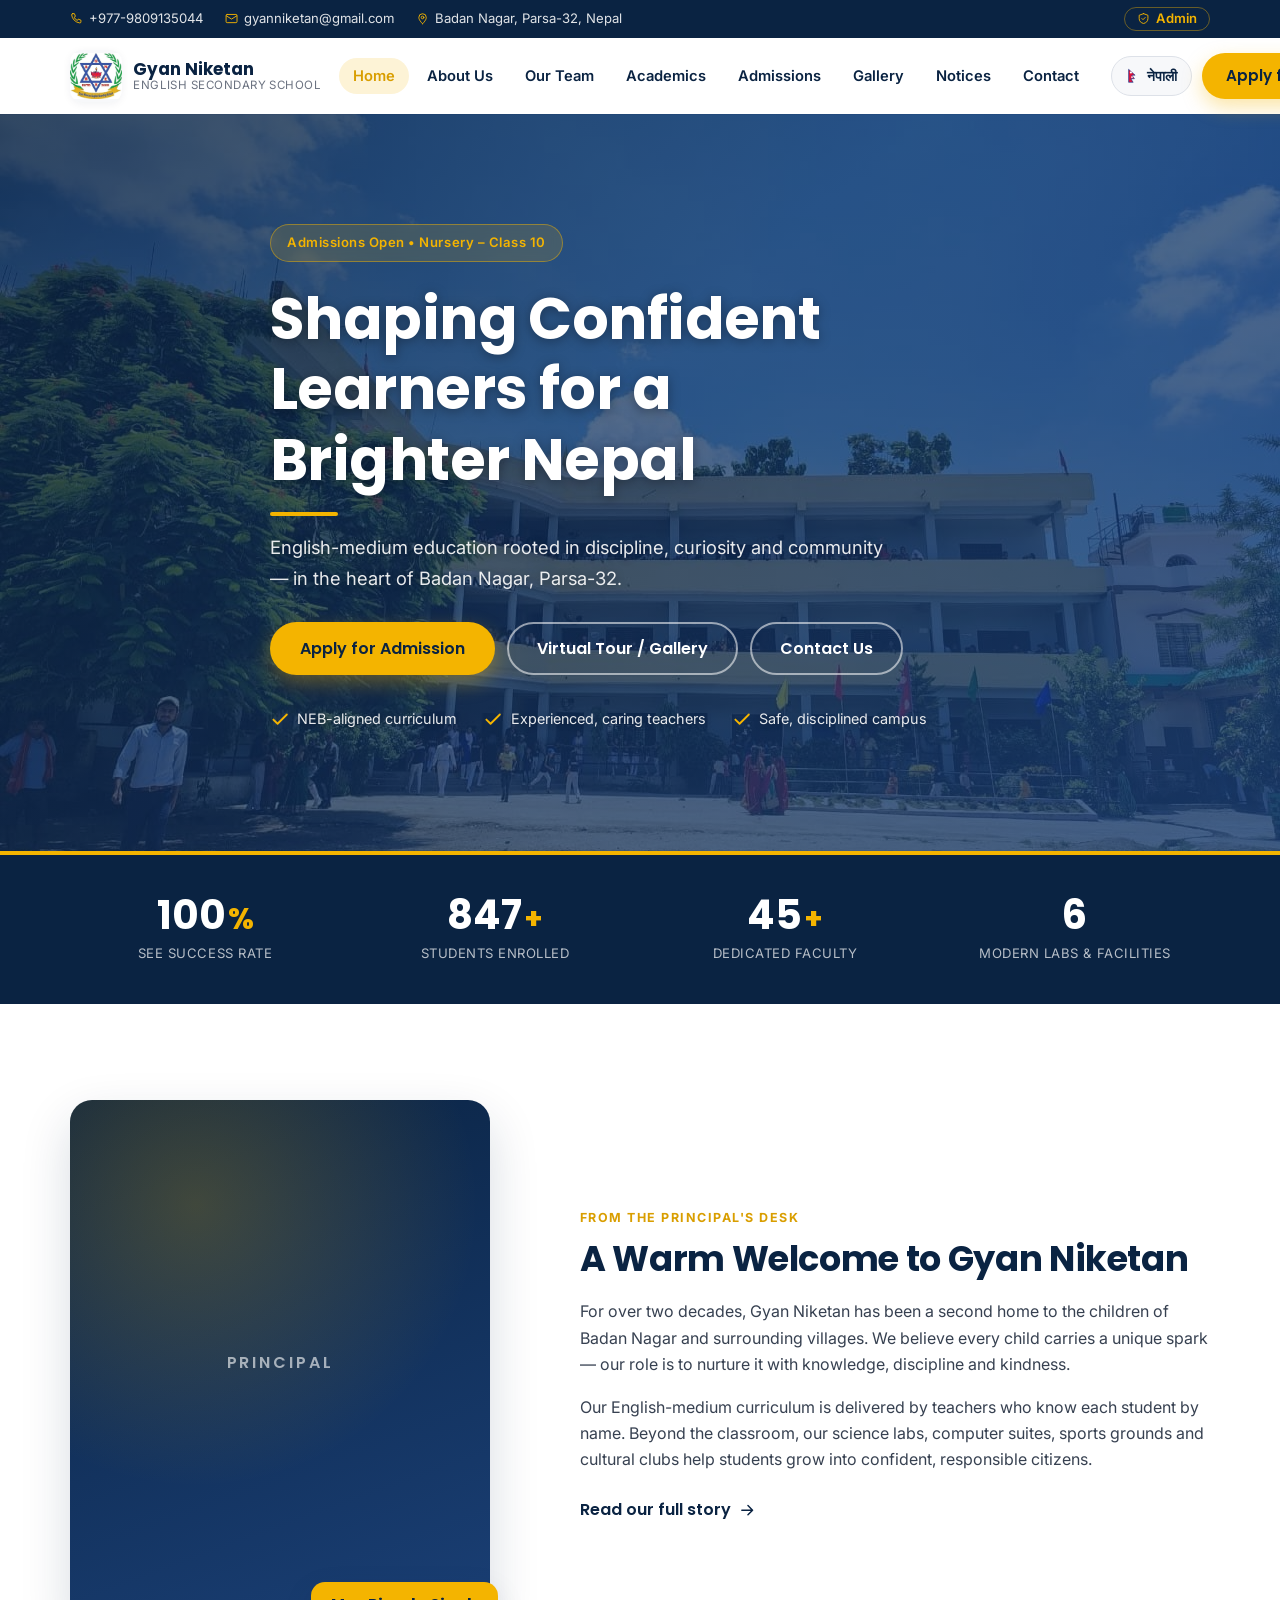
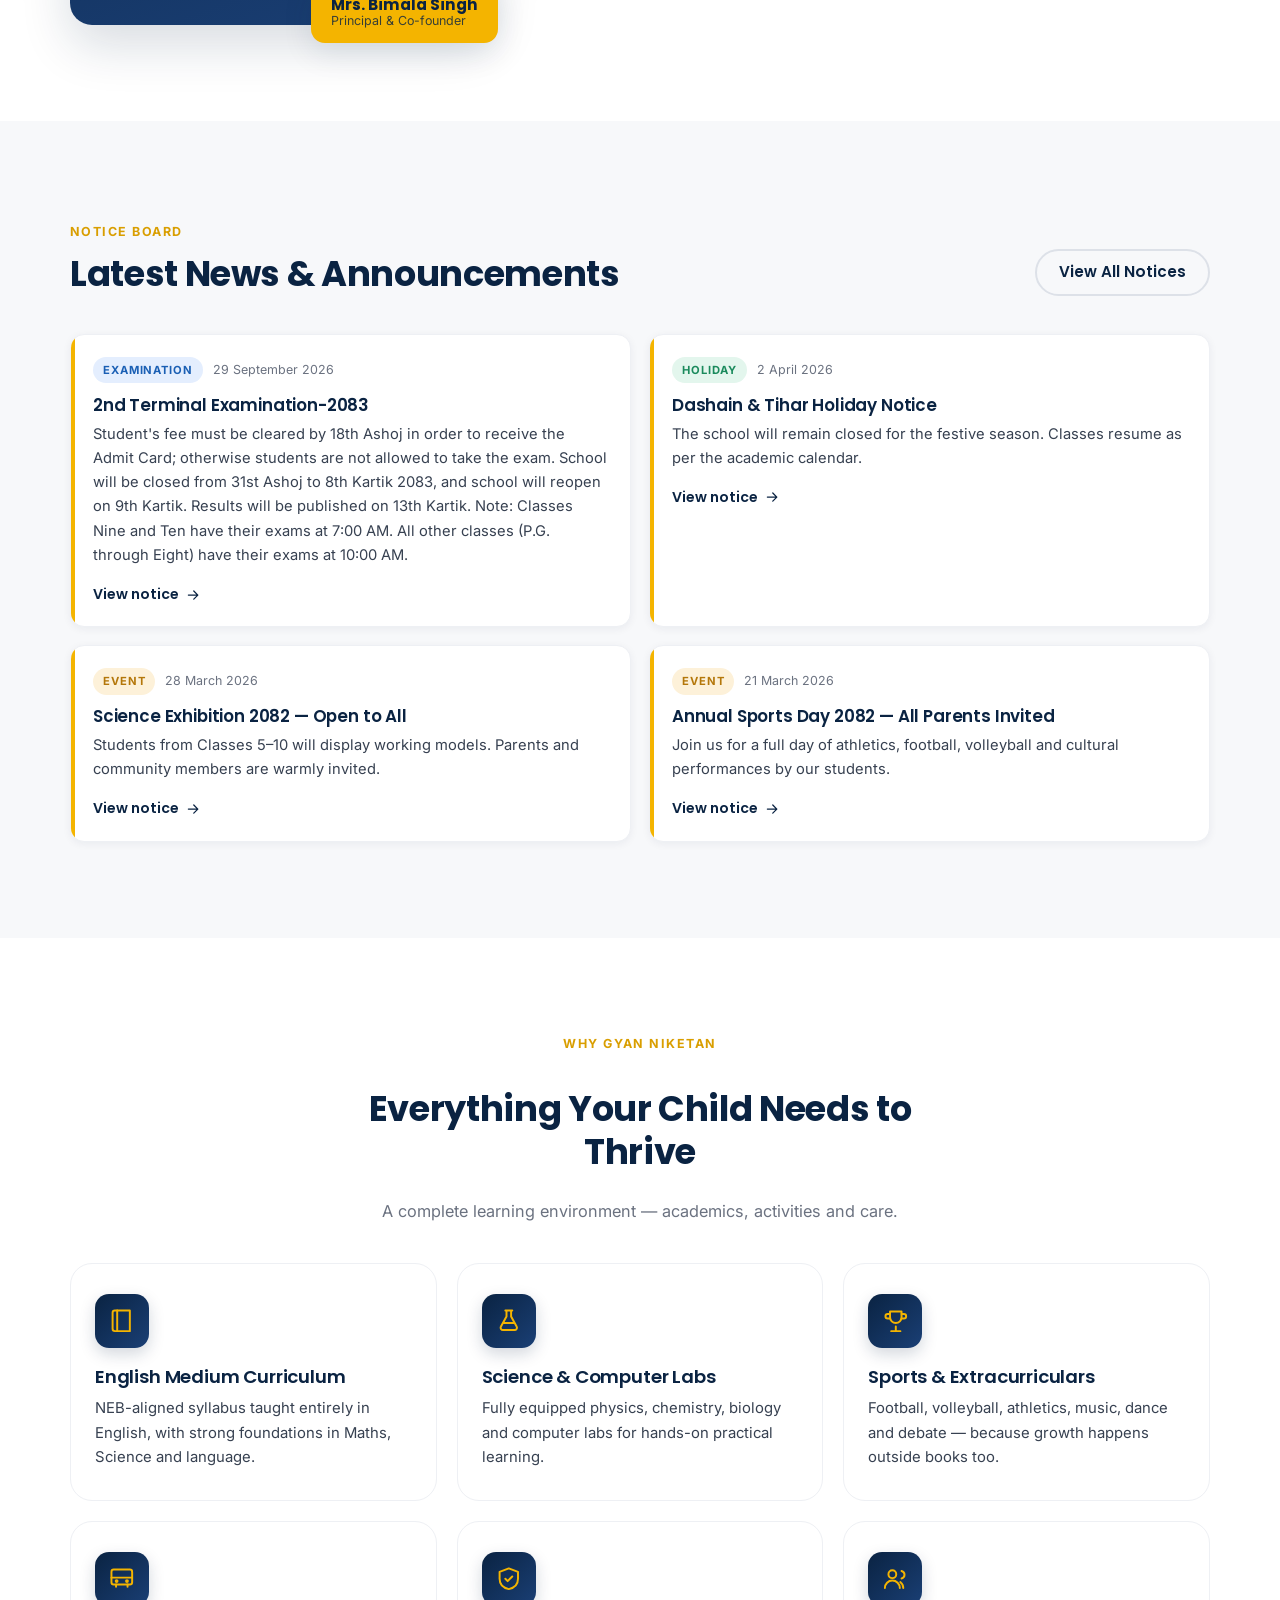
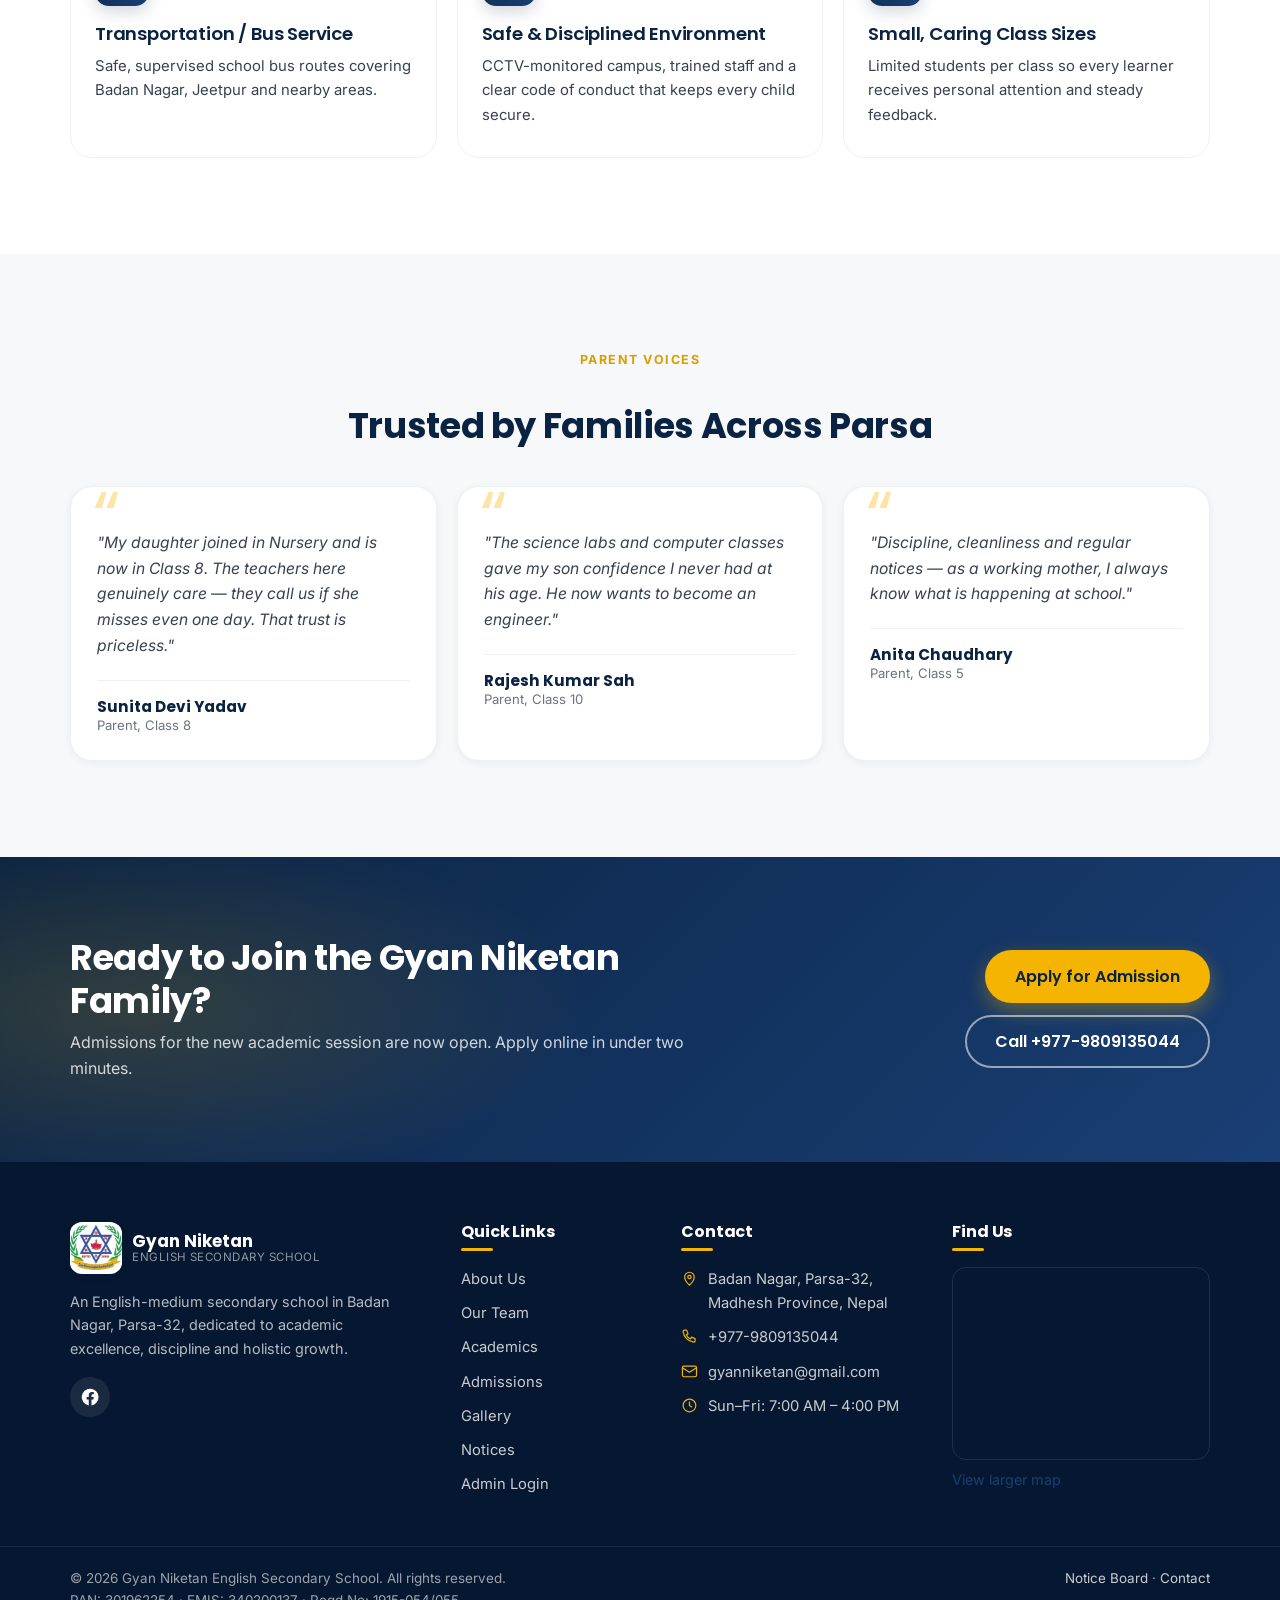
<file: index.html>
<!DOCTYPE html>
<html lang="en" data-lang="en">
<head>
<meta charset="UTF-8">
<meta name="viewport" content="width=device-width, initial-scale=1">
<title>Gyan Niketan English Secondary School | Badan Nagar, Parsa-32</title>
<meta name="description" content="Gyan Niketan English Secondary School, Badan Nagar, Parsa-32, Nepal. Quality English-medium education from Nursery to Secondary.">
<meta name="keywords" content="English Boarding School in Parsa, school in Jeetpur, Gyan Niketan, Badan Nagar school, English medium school Nepal">
<meta name="theme-color" content="#0A2342">
<link rel="canonical" href="https://saileshcdry.github.io/Gyan-Niketan-Website/">

<meta property="og:type" content="website">
<meta property="og:title" content="Gyan Niketan English Secondary School">
<meta property="og:description" content="Quality English-medium education in Badan Nagar, Parsa-32, Nepal.">
<meta property="og:url" content="https://saileshcdry.github.io/Gyan-Niketan-Website/">
<meta property="og:image" content="https://saileshcdry.github.io/Gyan-Niketan-Website/Homepage.jpg">
<meta name="twitter:card" content="summary_large_image">

<link rel="icon" href="assets/favicon.svg" type="image/svg+xml">
<link rel="preconnect" href="https://fonts.googleapis.com">
<link rel="preconnect" href="https://fonts.gstatic.com" crossorigin>
<link href="https://fonts.googleapis.com/css2?family=Inter:wght@400;500;600&family=Poppins:wght@500;600;700&display=swap" rel="stylesheet">
<link rel="stylesheet" href="css/style.css">

<script type="application/ld+json">
{
  "@context": "https://schema.org",
  "@type": "School",
  "name": "Gyan Niketan English Secondary School",
  "url": "https://saileshcdry.github.io/Gyan-Niketan-Website/",
  "logo": "https://saileshcdry.github.io/Gyan-Niketan-Website/GNlogo.jpg",
  "image": "https://saileshcdry.github.io/Gyan-Niketan-Website/Homepage.jpg",
  "address": {
    "@type": "PostalAddress",
    "streetAddress": "Badan Nagar",
    "addressLocality": "Parsa-32",
    "addressRegion": "Madhesh Province",
    "addressCountry": "NP"
  },
  "telephone": "+977-9809135044",
  "email": "gyanniketan@gmail.com"
}
</script>
</head>
<body data-page="home">

<a class="skip-link" href="#main">Skip to content</a>

<header class="site-header" id="site-header">
  <div id="header-mount"></div>
</header>
<div class="nav-backdrop" id="nav-backdrop" hidden></div>

<main id="main">

  <!-- =========================================================
       HERO WITH SCHOOL PHOTO
       ========================================================= -->
  <section class="hero hero-with-photo">

    <div class="hero-media" aria-hidden="true">
      <img class="hero-photo" src="Homepage.jpg" alt="">
      <div class="hero-photo-overlay"></div>
    </div>

    <div class="container hero-inner">
      <span class="hero-badge" data-i18n="hero.badge">Admissions Open • Nursery – Class 10</span>
      <h1 class="hero-title" data-i18n="hero.title">Shaping Confident Learners for a Brighter Nepal</h1>
      <p class="hero-sub" data-i18n="hero.sub">English-medium education rooted in discipline, curiosity and community — in the heart of Badan Nagar, Parsa-32.</p>
      <div class="hero-actions">
        <a href="admissions.html" class="btn btn-gold btn-lg" data-i18n="cta.apply">Apply for Admission</a>
        <a href="gallery.html" class="btn btn-ghost btn-lg" data-i18n="cta.tour">Virtual Tour / Gallery</a>
        <a href="contact.html" class="btn btn-ghost btn-lg" data-i18n="cta.contact">Contact Us</a>
      </div>
      <ul class="hero-points">
        <li><svg class="ic"><use href="#i-check"/></svg><span data-i18n="hero.p1">NEB-aligned curriculum</span></li>
        <li><svg class="ic"><use href="#i-check"/></svg><span data-i18n="hero.p2">Experienced, caring teachers</span></li>
        <li><svg class="ic"><use href="#i-check"/></svg><span data-i18n="hero.p3">Safe, disciplined campus</span></li>
      </ul>
    </div>
  </section>

  <!-- QUICK STATS -->
  <section class="stats" aria-label="School at a glance">
    <div class="container stats-grid">
      <div class="stat reveal">
        <div class="stat-num"><span data-count="100">0</span><em>%</em></div>
        <p data-i18n="stats.success">SEE Success Rate</p>
      </div>
      <div class="stat reveal">
        <div class="stat-num"><span data-count="850">0</span><em>+</em></div>
        <p data-i18n="stats.students">Students Enrolled</p>
      </div>
      <div class="stat reveal">
        <div class="stat-num"><span data-count="45">0</span><em>+</em></div>
        <p data-i18n="stats.faculty">Dedicated Faculty</p>
      </div>
      <div class="stat reveal">
        <div class="stat-num"><span data-count="6">0</span><em></em></div>
        <p data-i18n="stats.labs">Modern Labs &amp; Facilities</p>
      </div>
    </div>
  </section>

  <!-- PRINCIPAL'S WELCOME -->
  <section class="section welcome">
    <div class="container welcome-grid">
      <div class="welcome-media reveal">
        <div class="photo-frame">
          <span class="photo-fallback">Principal</span>
        </div>
        <div class="welcome-card">
          <strong>Mrs. Bimala Singh</strong>
          <span>Principal &amp; Co-founder</span>
        </div>
      </div>
      <div class="welcome-body reveal">
        <span class="eyebrow" data-i18n="principal.tag">From the Principal's Desk</span>
        <h2 data-i18n="principal.title">A Warm Welcome to Gyan Niketan</h2>
        <p data-i18n="principal.p1">For over two decades, Gyan Niketan has been a second home to the children of Badan Nagar and surrounding villages. We believe every child carries a unique spark — our role is to nurture it with knowledge, discipline and kindness.</p>
        <p data-i18n="principal.p2">Our English-medium curriculum is delivered by teachers who know each student by name. Beyond the classroom, our science labs, computer suites, sports grounds and cultural clubs help students grow into confident, responsible citizens.</p>
        <a href="about.html" class="link-arrow">
          <span data-i18n="principal.readmore">Read our full story</span>
          <svg class="ic"><use href="#i-arrow"/></svg>
        </a>
      </div>
    </div>
  </section>

  <!-- NOTICE BOARD PREVIEW -->
  <section class="section section-alt notices-preview">
    <div class="container">
      <div class="section-head">
        <div>
          <span class="eyebrow" data-i18n="notices.tag">Notice Board</span>
          <h2 data-i18n="notices.title">Latest News &amp; Announcements</h2>
        </div>
        <a href="notices.html" class="btn btn-outline" data-i18n="notices.viewall">View All Notices</a>
      </div>
      <div class="notice-list" id="notice-list" data-limit="4">
        <p class="notice-loading" data-i18n="notices.loading">Loading notices…</p>
      </div>
    </div>
  </section>

  <!-- FEATURES -->
  <section class="section features">
    <div class="container">
      <div class="section-head section-head-center">
        <span class="eyebrow" data-i18n="features.tag">Why Gyan Niketan</span>
        <h2 data-i18n="features.title">Everything Your Child Needs to Thrive</h2>
        <p class="section-sub" data-i18n="features.sub">A complete learning environment — academics, activities and care.</p>
      </div>
      <div class="feature-grid">
        <article class="feature-card reveal">
          <span class="feature-icon"><svg class="ic"><use href="#i-book"/></svg></span>
          <h3 data-i18n="features.f1.t">English Medium Curriculum</h3>
          <p data-i18n="features.f1.d">NEB-aligned syllabus taught entirely in English, with strong foundations in Maths, Science and language.</p>
        </article>
        <article class="feature-card reveal">
          <span class="feature-icon"><svg class="ic"><use href="#i-flask"/></svg></span>
          <h3 data-i18n="features.f2.t">Science &amp; Computer Labs</h3>
          <p data-i18n="features.f2.d">Fully equipped physics, chemistry, biology and computer labs for hands-on practical learning.</p>
        </article>
        <article class="feature-card reveal">
          <span class="feature-icon"><svg class="ic"><use href="#i-trophy"/></svg></span>
          <h3 data-i18n="features.f3.t">Sports &amp; Extracurriculars</h3>
          <p data-i18n="features.f3.d">Football, volleyball, athletics, music, dance and debate — because growth happens outside books too.</p>
        </article>
        <article class="feature-card reveal">
          <span class="feature-icon"><svg class="ic"><use href="#i-bus"/></svg></span>
          <h3 data-i18n="features.f4.t">Transportation / Bus Service</h3>
          <p data-i18n="features.f4.d">Safe, supervised school bus routes covering Badan Nagar, Jeetpur and nearby areas.</p>
        </article>
        <article class="feature-card reveal">
          <span class="feature-icon"><svg class="ic"><use href="#i-shield"/></svg></span>
          <h3 data-i18n="features.f5.t">Safe &amp; Disciplined Environment</h3>
          <p data-i18n="features.f5.d">CCTV-monitored campus, trained staff and a clear code of conduct that keeps every child secure.</p>
        </article>
        <article class="feature-card reveal">
          <span class="feature-icon"><svg class="ic"><use href="#i-users"/></svg></span>
          <h3 data-i18n="features.f6.t">Small, Caring Class Sizes</h3>
          <p data-i18n="features.f6.d">Limited students per class so every learner receives personal attention and steady feedback.</p>
        </article>
      </div>
    </div>
  </section>

  <!-- TESTIMONIALS -->
  <section class="section section-alt testimonials">
    <div class="container">
      <div class="section-head section-head-center">
        <span class="eyebrow" data-i18n="testi.tag">Parent Voices</span>
        <h2 data-i18n="testi.title">Trusted by Families Across Parsa</h2>
      </div>
      <div class="testi-grid">
        <blockquote class="testi-card reveal">
          <p data-i18n="testi.t1.q">"My daughter joined in Nursery and is now in Class 8. The teachers here genuinely care — they call us if she misses even one day. That trust is priceless."</p>
          <footer>
            <strong data-i18n="testi.t1.n">Sunita Devi Yadav</strong>
            <span data-i18n="testi.t1.r">Parent, Class 8</span>
          </footer>
        </blockquote>
        <blockquote class="testi-card reveal">
          <p data-i18n="testi.t2.q">"The science labs and computer classes gave my son confidence I never had at his age. He now wants to become an engineer."</p>
          <footer>
            <strong data-i18n="testi.t2.n">Rajesh Kumar Sah</strong>
            <span data-i18n="testi.t2.r">Parent, Class 10</span>
          </footer>
        </blockquote>
        <blockquote class="testi-card reveal">
          <p data-i18n="testi.t3.q">"Discipline, cleanliness and regular notices — as a working mother, I always know what is happening at school."</p>
          <footer>
            <strong data-i18n="testi.t3.n">Anita Chaudhary</strong>
            <span data-i18n="testi.t3.r">Parent, Class 5</span>
          </footer>
        </blockquote>
      </div>
    </div>
  </section>

  <!-- CTA BAND -->
  <section class="cta-band">
    <div class="container cta-band-inner">
      <div>
        <h2 data-i18n="band.title">Ready to Join the Gyan Niketan Family?</h2>
        <p data-i18n="band.sub">Admissions for the new academic session are now open. Apply online in under two minutes.</p>
      </div>
      <div class="cta-band-actions">
        <a href="admissions.html" class="btn btn-gold btn-lg" data-i18n="cta.apply">Apply for Admission</a>
        <a href="tel:+9779809135044" class="btn btn-ghost btn-lg">Call +977-9809135044</a>
      </div>
    </div>
  </section>

</main>

<footer class="site-footer">
  <div id="footer-mount"></div>
</footer>

<button class="to-top" id="to-top" type="button" aria-label="Back to top">↑</button>

<script src="js/layout.js"></script>
<script src="js/data.js"></script>
<script src="js/i18n.js"></script>
<script src="js/main.js"></script>

</body>
</html>
</file>
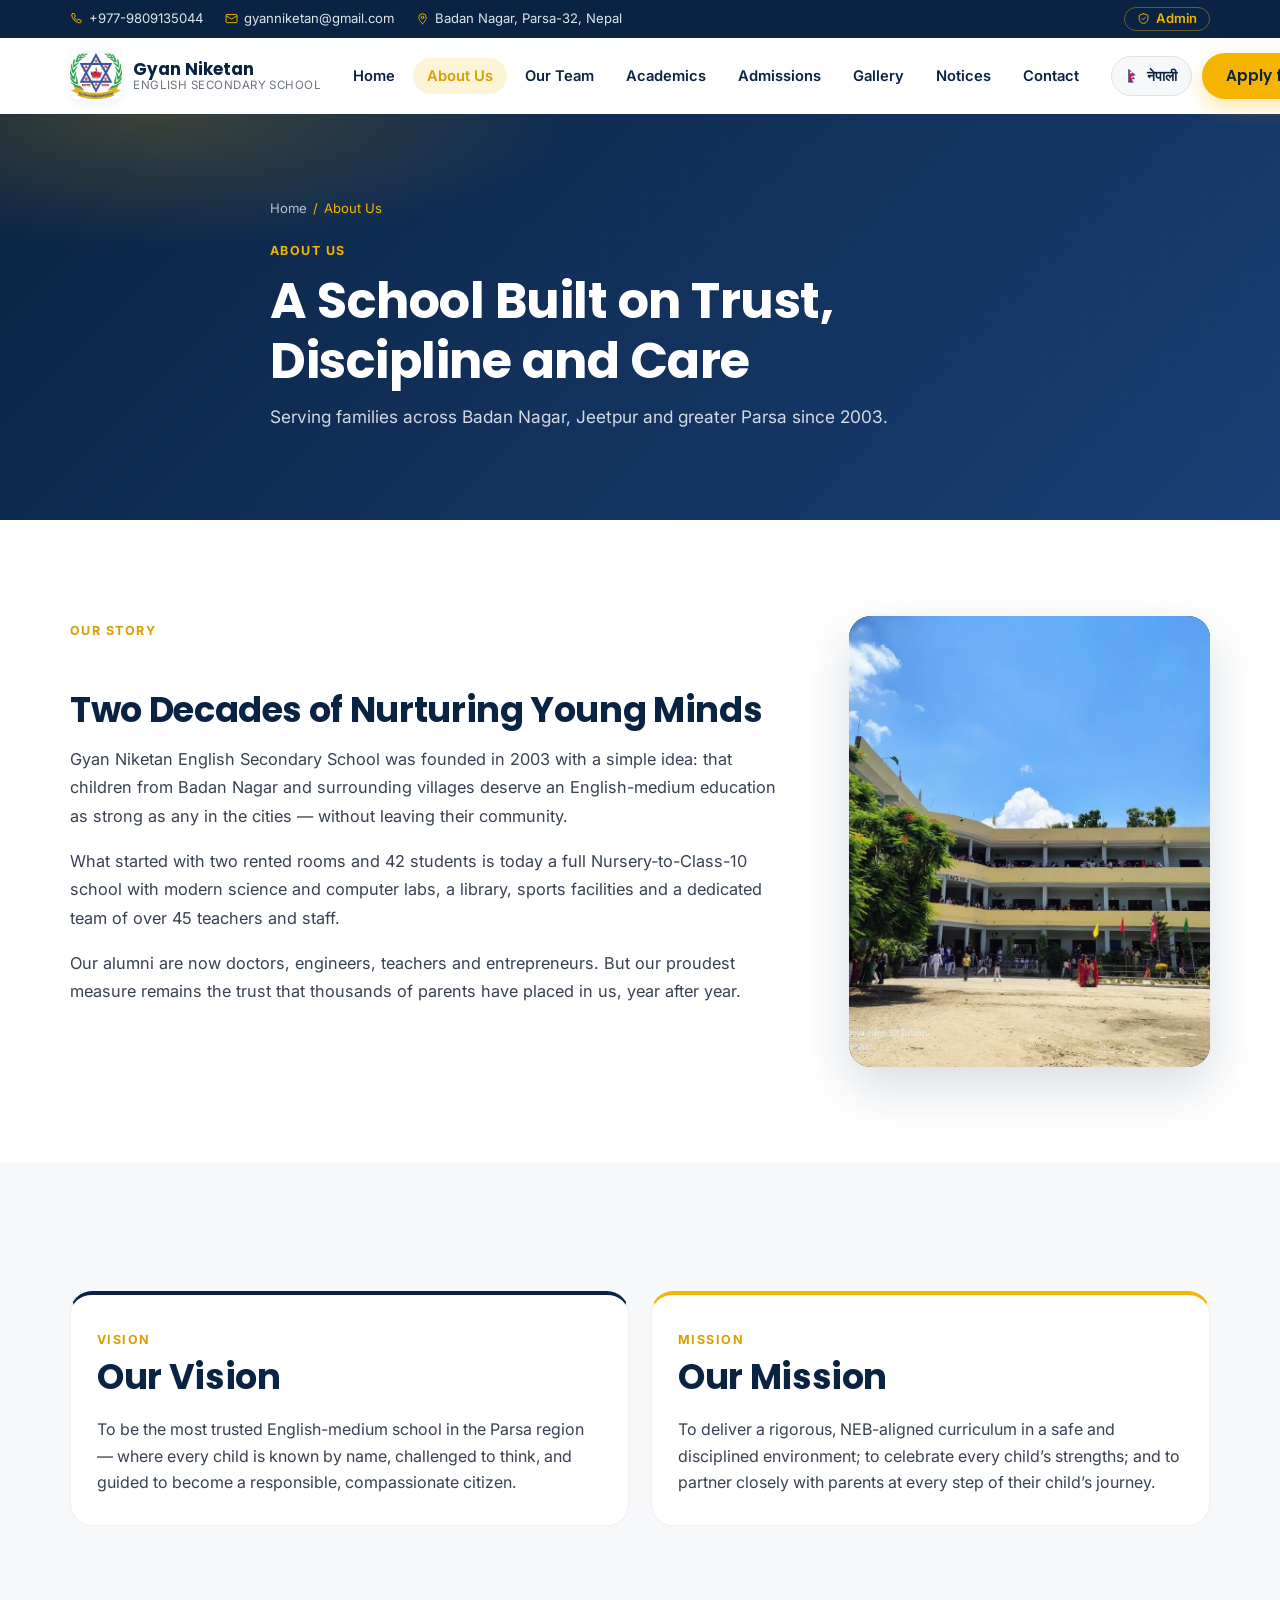
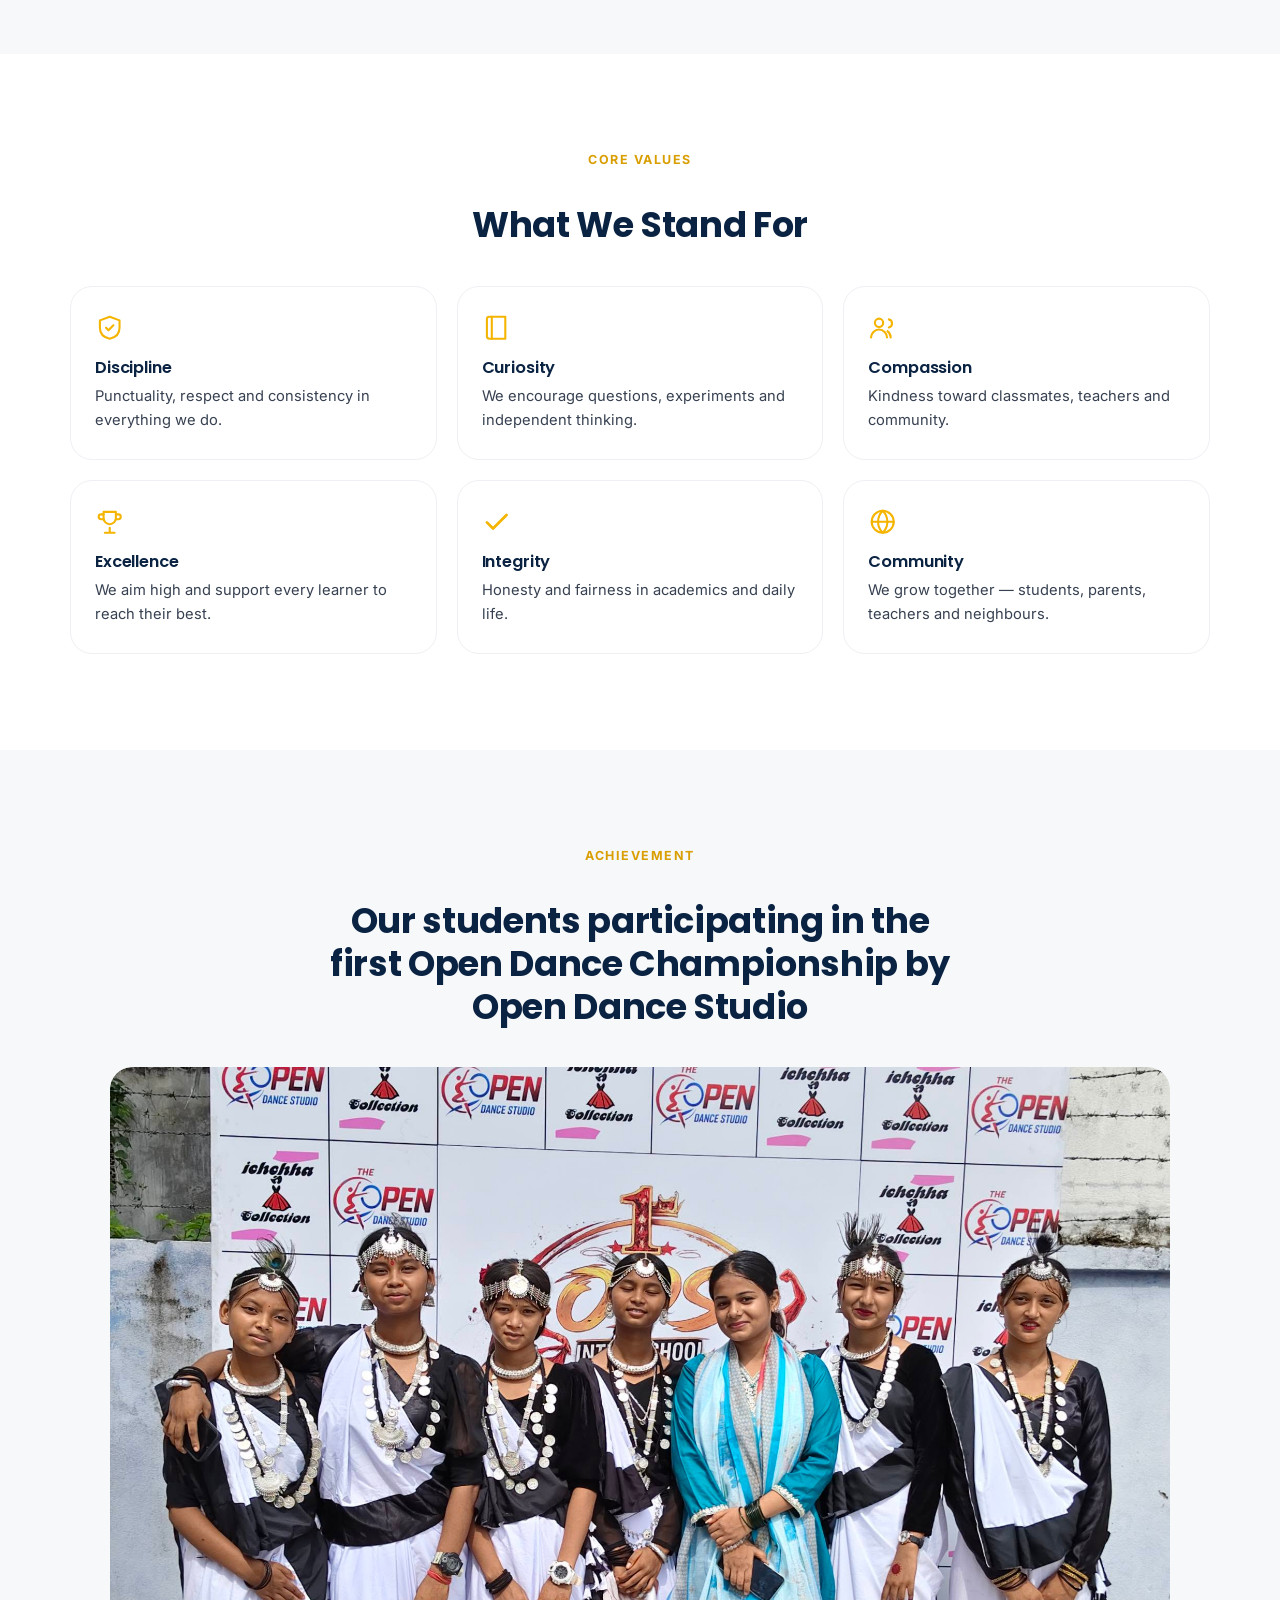
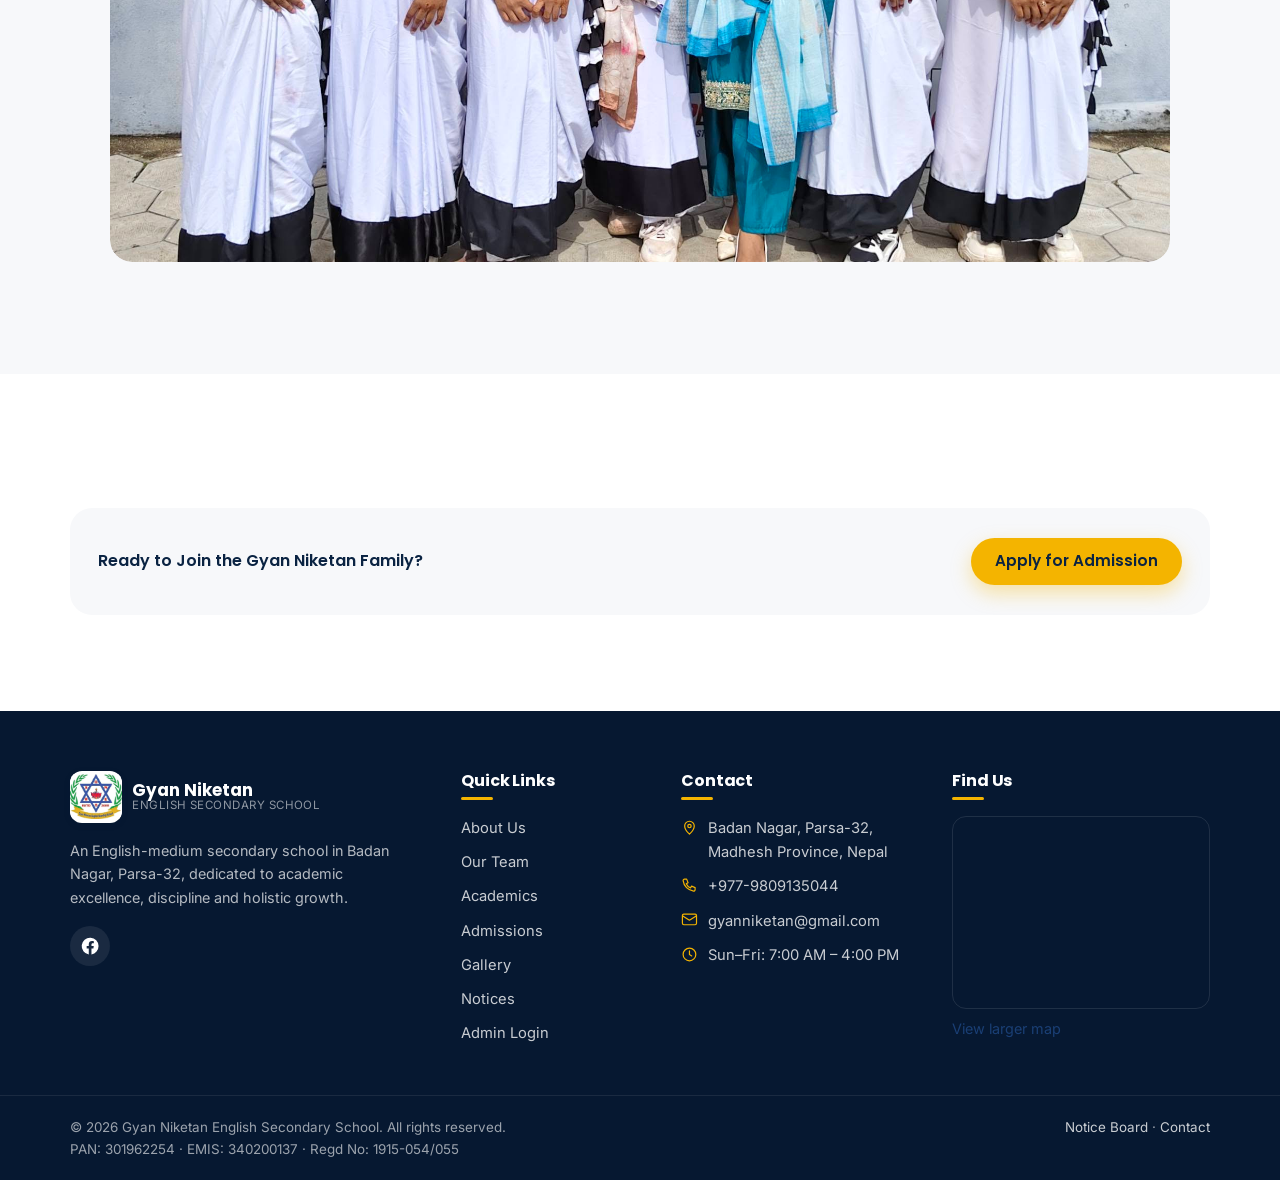
<file: about.html>
<!DOCTYPE html>
<html lang="en" data-lang="en">
<head>
<meta charset="UTF-8">
<meta name="viewport" content="width=device-width, initial-scale=1">
<title>About Us | Gyan Niketan English Secondary School</title>
<meta name="description" content="Learn about Gyan Niketan English Secondary School — our history, vision, mission and values in Badan Nagar, Parsa-32, Nepal.">
<link rel="icon" href="assets/favicon.svg" type="image/svg+xml">
<link rel="icon" type="image/png" sizes="32x32" href="assets/favicon-32.png">
<link rel="icon" type="image/png" sizes="16x16" href="assets/favicon-16.png">
<link rel="apple-touch-icon" sizes="180x180" href="assets/apple-touch-icon.png">
<link rel="preconnect" href="https://fonts.googleapis.com">
<link rel="preconnect" href="https://fonts.gstatic.com" crossorigin>
<link href="https://fonts.googleapis.com/css2?family=Inter:wght@400;500;600&family=Poppins:wght@500;600;700&display=swap" rel="stylesheet">
<link rel="stylesheet" href="css/style.css">
<link rel="stylesheet" href="css/pages.css">
</head>
<body data-page="about">

<a class="skip-link" href="#main">Skip to content</a>

<header class="site-header" id="site-header"><div id="header-mount"></div></header>
<div class="nav-backdrop" id="nav-backdrop" hidden></div>

<main id="main">

  <section class="page-hero">
    <div class="container page-hero-inner">
      <nav class="breadcrumbs" aria-label="Breadcrumb">
        <a href="index.html" data-i18n="page.home">Home</a><span>/</span>
        <span data-i18n="about.hero.tag">About Us</span>
      </nav>
      <span class="eyebrow" data-i18n="about.hero.tag"></span>
      <h1 data-i18n="about.hero.title"></h1>
      <p data-i18n="about.hero.sub"></p>
    </div>
  </section>

  <!-- History -->
  <section class="section">
    <div class="container layout-2col">
      <div class="prose">
        <span class="eyebrow" data-i18n="about.history.tag"></span>
        <h2 data-i18n="about.history.title"></h2>
        <p data-i18n="about.history.p1"></p>
        <p data-i18n="about.history.p2"></p>
        <p data-i18n="about.history.p3"></p>
      </div>
      <aside class="reveal">
        <div class="photo-frame" style="aspect-ratio: 4/5; max-width: 100%;">
          <img src="Homepage.jpg" alt="Gyan Niketan school campus" loading="lazy" style="object-position: center 40%;">
        </div>
      </aside>
    </div>
  </section>

  <!-- Vision & Mission -->
  <section class="section section-alt">
    <div class="container">
      <div class="vm-grid">
        <div class="vm-card is-vision reveal">
          <span class="eyebrow" data-i18n="about.vision.tag"></span>
          <h2 data-i18n="about.vision.title"></h2>
          <p data-i18n="about.vision.text"></p>
        </div>
        <div class="vm-card is-mission reveal">
          <span class="eyebrow" data-i18n="about.mission.tag"></span>
          <h2 data-i18n="about.mission.title"></h2>
          <p data-i18n="about.mission.text"></p>
        </div>
      </div>
    </div>
  </section>

  <!-- Core Values -->
  <section class="section">
    <div class="container">
      <div class="section-head section-head-center">
        <span class="eyebrow" data-i18n="about.values.tag"></span>
        <h2 data-i18n="about.values.title"></h2>
      </div>
      <div class="card-grid card-grid-3">
        <article class="value-card reveal"><svg class="ic"><use href="#i-shield"/></svg><h3 data-i18n="about.values.v1.t"></h3><p data-i18n="about.values.v1.d"></p></article>
        <article class="value-card reveal"><svg class="ic"><use href="#i-book"/></svg><h3 data-i18n="about.values.v2.t"></h3><p data-i18n="about.values.v2.d"></p></article>
        <article class="value-card reveal"><svg class="ic"><use href="#i-users"/></svg><h3 data-i18n="about.values.v3.t"></h3><p data-i18n="about.values.v3.d"></p></article>
        <article class="value-card reveal"><svg class="ic"><use href="#i-trophy"/></svg><h3 data-i18n="about.values.v4.t"></h3><p data-i18n="about.values.v4.d"></p></article>
        <article class="value-card reveal"><svg class="ic"><use href="#i-check"/></svg><h3 data-i18n="about.values.v5.t"></h3><p data-i18n="about.values.v5.d"></p></article>
        <article class="value-card reveal"><svg class="ic"><use href="#i-globe"/></svg><h3 data-i18n="about.values.v6.t"></h3><p data-i18n="about.values.v6.d"></p></article>
      </div>
    </div>
  </section>

  <!-- Dance photo (heading above image) -->
  <section class="section section-alt">
    <div class="container">
      <div class="section-head section-head-center">
        <span class="eyebrow">Achievement</span>
        <h2>Our students participating in the first Open Dance Championship by Open Dance Studio</h2>
      </div>
      <figure class="team-photo" style="border-radius: 22px; overflow: hidden;">
        <img src="assets/gallery/open-dance-championship.jpg"
             alt="Students participating in the first Open Dance Championship by Open Dance Studio"
             loading="lazy"
             style="border-radius: 22px; display: block; width: 100%;">
      </figure>
    </div>
  </section>

  <section class="section">
    <div class="container">
      <div class="section-cta">
        <p data-i18n="band.title"></p>
        <a href="admissions.html" class="btn btn-gold" data-i18n="cta.apply"></a>
      </div>
    </div>
  </section>

</main>

<footer class="site-footer"><div id="footer-mount"></div></footer>
<button class="to-top" id="to-top" type="button" aria-label="Back to top">↑</button>

<script src="js/layout.js"></script>
<script src="js/data.js"></script>
<script src="js/i18n.js"></script>
<script src="js/main.js"></script>
</body>
</html>
</file>
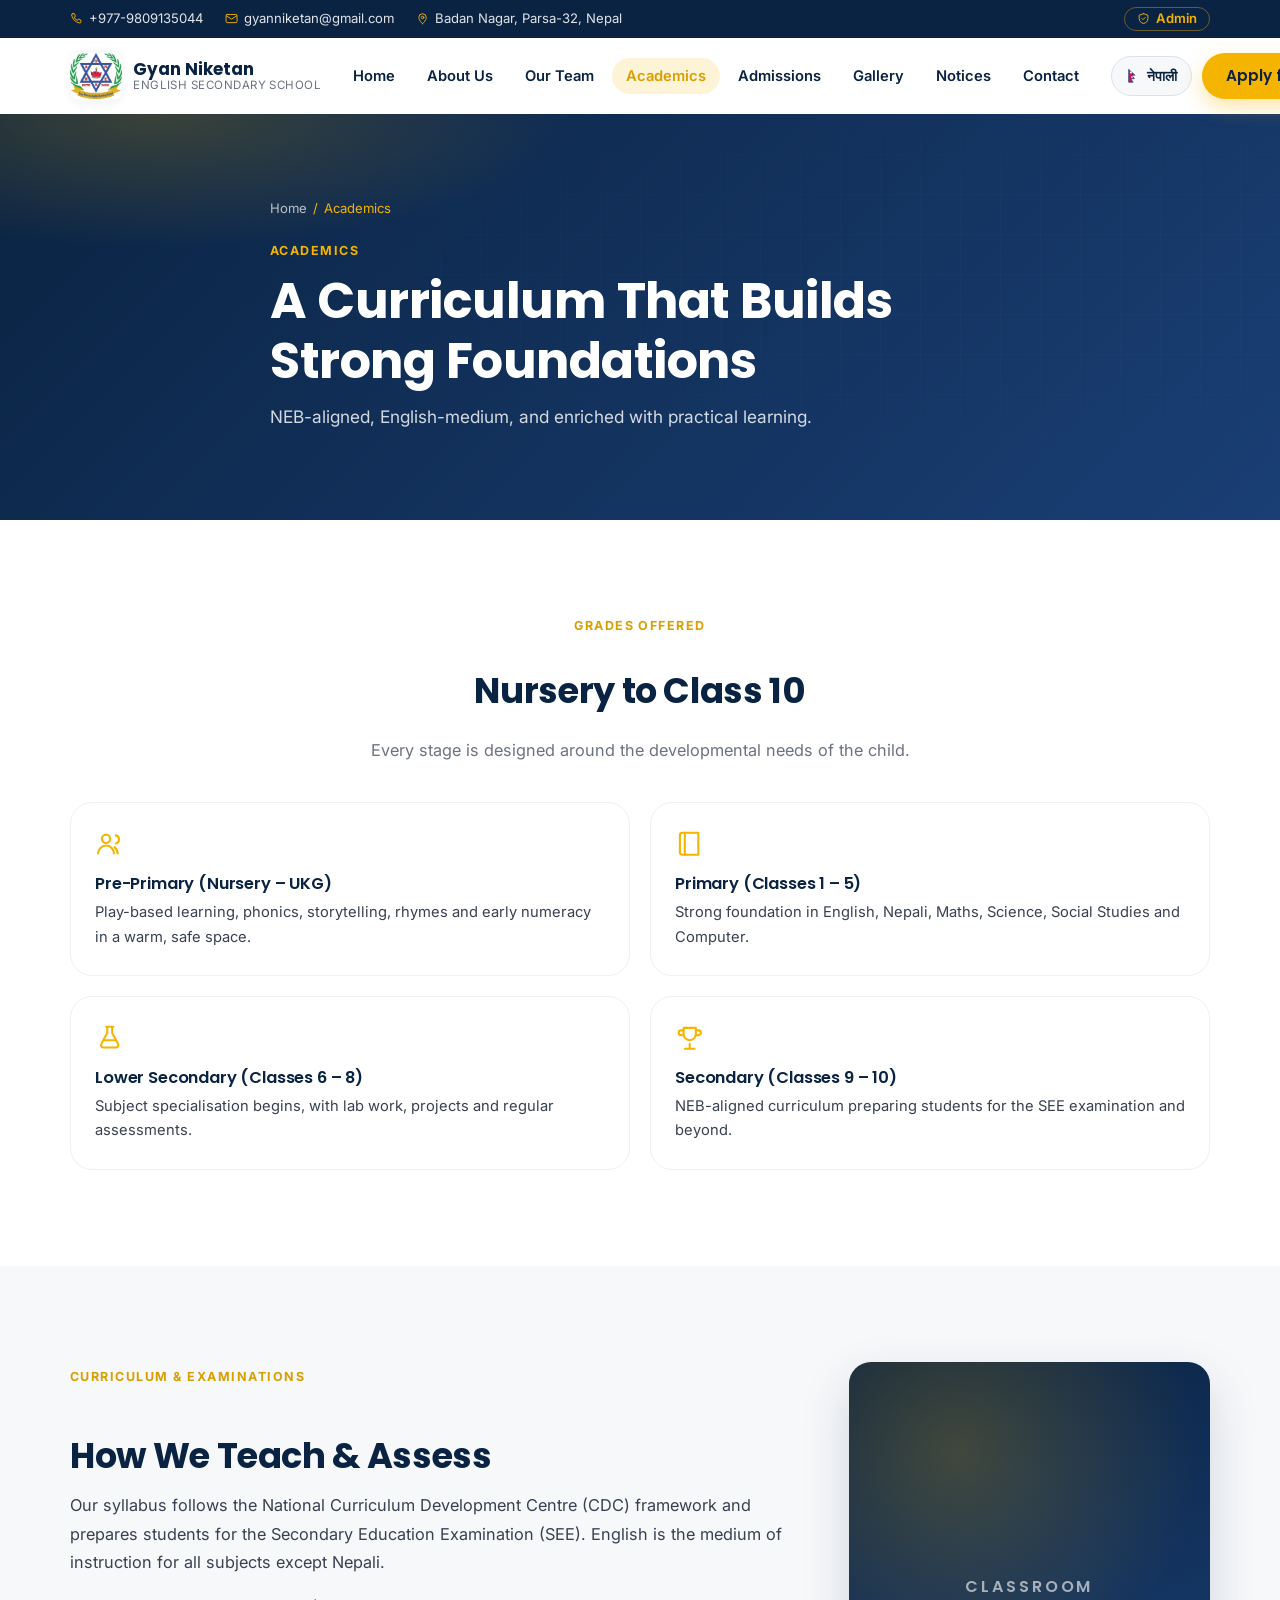
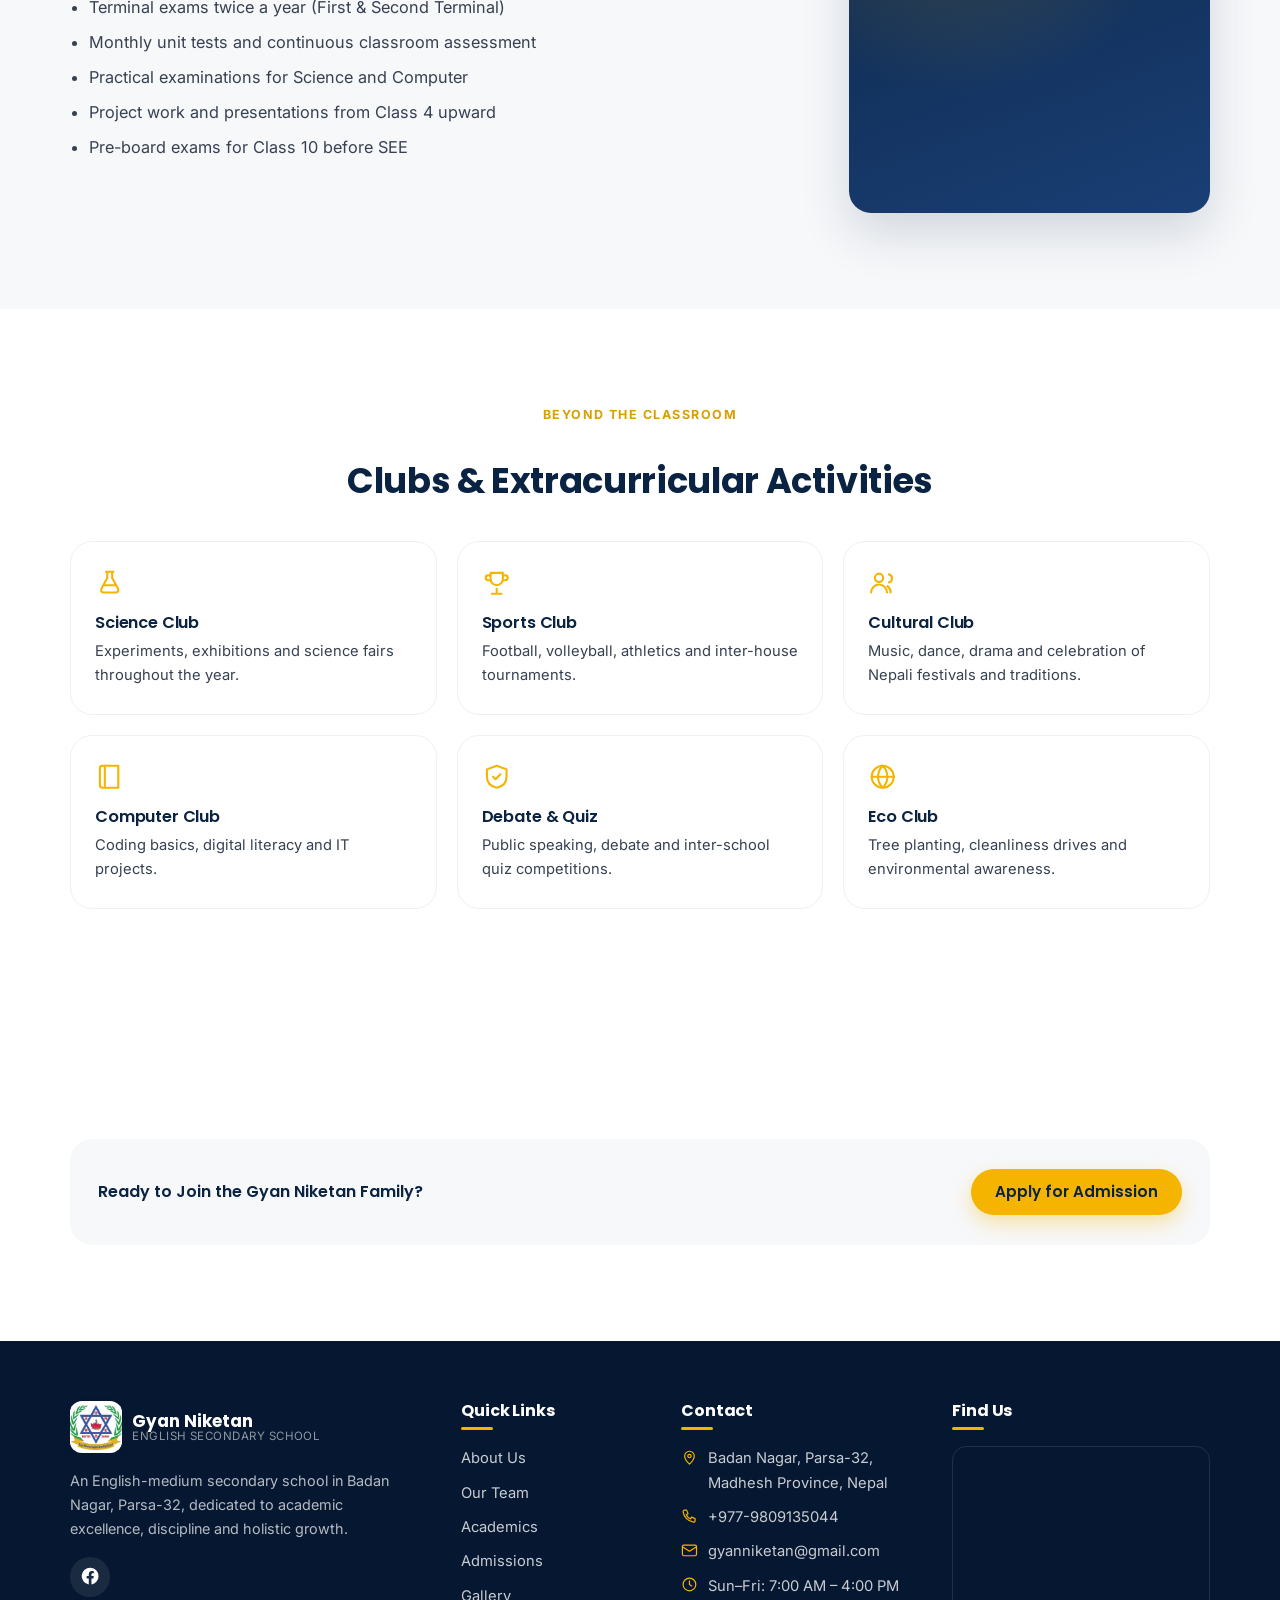
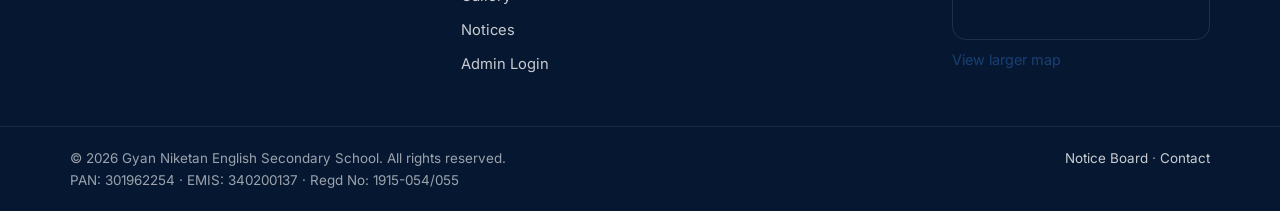
<file: academics.html>
<!DOCTYPE html>
<html lang="en" data-lang="en">
<head>
<meta charset="UTF-8">
<meta name="viewport" content="width=device-width, initial-scale=1">
<title>Academics | Gyan Niketan English Secondary School</title>
<meta name="description" content="NEB-aligned English-medium curriculum from Nursery to Class 10, with science labs, computer labs and extracurricular clubs.">
<link rel="icon" href="assets/favicon.svg" type="image/svg+xml">
<link rel="preconnect" href="https://fonts.googleapis.com">
<link rel="preconnect" href="https://fonts.gstatic.com" crossorigin>
<link href="https://fonts.googleapis.com/css2?family=Inter:wght@400;500;600&family=Poppins:wght@500;600;700&display=swap" rel="stylesheet">
<link rel="stylesheet" href="css/style.css">
<link rel="stylesheet" href="css/pages.css">
</head>
<body data-page="academics">

<a class="skip-link" href="#main">Skip to content</a>

<header class="site-header" id="site-header"><div id="header-mount"></div></header>
<div class="nav-backdrop" id="nav-backdrop" hidden></div>

<main id="main">

  <section class="page-hero">
    <div class="container page-hero-inner">
      <nav class="breadcrumbs"><a href="index.html" data-i18n="page.home">Home</a><span>/</span><span data-i18n="acad.hero.tag">Academics</span></nav>
      <span class="eyebrow" data-i18n="acad.hero.tag"></span>
      <h1 data-i18n="acad.hero.title"></h1>
      <p data-i18n="acad.hero.sub"></p>
    </div>
  </section>

  <!-- Grades -->
  <section class="section">
    <div class="container">
      <div class="section-head section-head-center">
        <span class="eyebrow" data-i18n="acad.grades.tag"></span>
        <h2 data-i18n="acad.grades.title"></h2>
        <p class="section-sub" data-i18n="acad.grades.sub"></p>
      </div>
      <div class="card-grid card-grid-2">
        <article class="value-card reveal"><svg class="ic"><use href="#i-users"/></svg><h3 data-i18n="acad.grades.g1.t"></h3><p data-i18n="acad.grades.g1.d"></p></article>
        <article class="value-card reveal"><svg class="ic"><use href="#i-book"/></svg><h3 data-i18n="acad.grades.g2.t"></h3><p data-i18n="acad.grades.g2.d"></p></article>
        <article class="value-card reveal"><svg class="ic"><use href="#i-flask"/></svg><h3 data-i18n="acad.grades.g3.t"></h3><p data-i18n="acad.grades.g3.d"></p></article>
        <article class="value-card reveal"><svg class="ic"><use href="#i-trophy"/></svg><h3 data-i18n="acad.grades.g4.t"></h3><p data-i18n="acad.grades.g4.d"></p></article>
      </div>
    </div>
  </section>

  <!-- Curriculum & Assessment -->
  <section class="section section-alt">
    <div class="container layout-2col">
      <div class="prose">
        <span class="eyebrow" data-i18n="acad.curriculum.tag"></span>
        <h2 data-i18n="acad.curriculum.title"></h2>
        <p data-i18n="acad.curriculum.p"></p>
        <ul>
          <li data-i18n="acad.curriculum.li1"></li>
          <li data-i18n="acad.curriculum.li2"></li>
          <li data-i18n="acad.curriculum.li3"></li>
          <li data-i18n="acad.curriculum.li4"></li>
          <li data-i18n="acad.curriculum.li5"></li>
        </ul>
      </div>
      <aside>
        <div class="photo-frame" style="aspect-ratio: 4/5;"><span class="photo-fallback">Classroom</span></div>
      </aside>
    </div>
  </section>

  <!-- Clubs -->
  <section class="section">
    <div class="container">
      <div class="section-head section-head-center">
        <span class="eyebrow" data-i18n="acad.clubs.tag"></span>
        <h2 data-i18n="acad.clubs.title"></h2>
      </div>
      <div class="card-grid card-grid-3">
        <article class="club-card reveal"><svg class="ic"><use href="#i-flask"/></svg><h3 data-i18n="acad.clubs.c1.t"></h3><p data-i18n="acad.clubs.c1.d"></p></article>
        <article class="club-card reveal"><svg class="ic"><use href="#i-trophy"/></svg><h3 data-i18n="acad.clubs.c2.t"></h3><p data-i18n="acad.clubs.c2.d"></p></article>
        <article class="club-card reveal"><svg class="ic"><use href="#i-users"/></svg><h3 data-i18n="acad.clubs.c3.t"></h3><p data-i18n="acad.clubs.c3.d"></p></article>
        <article class="club-card reveal"><svg class="ic"><use href="#i-book"/></svg><h3 data-i18n="acad.clubs.c4.t"></h3><p data-i18n="acad.clubs.c4.d"></p></article>
        <article class="club-card reveal"><svg class="ic"><use href="#i-shield"/></svg><h3 data-i18n="acad.clubs.c5.t"></h3><p data-i18n="acad.clubs.c5.d"></p></article>
        <article class="club-card reveal"><svg class="ic"><use href="#i-globe"/></svg><h3 data-i18n="acad.clubs.c6.t"></h3><p data-i18n="acad.clubs.c6.d"></p></article>
      </div>
    </div>
  </section>

  <section class="section">
    <div class="container">
      <div class="section-cta">
        <p data-i18n="band.title"></p>
        <a href="admissions.html" class="btn btn-gold" data-i18n="cta.apply"></a>
      </div>
    </div>
  </section>

</main>

<footer class="site-footer"><div id="footer-mount"></div></footer>
<button class="to-top" id="to-top" type="button" aria-label="Back to top">↑</button>

<script src="js/layout.js"></script>
<script src="js/data.js"></script>
<script src="js/i18n.js"></script>
<script src="js/main.js"></script>
</body>
</html>
</file>
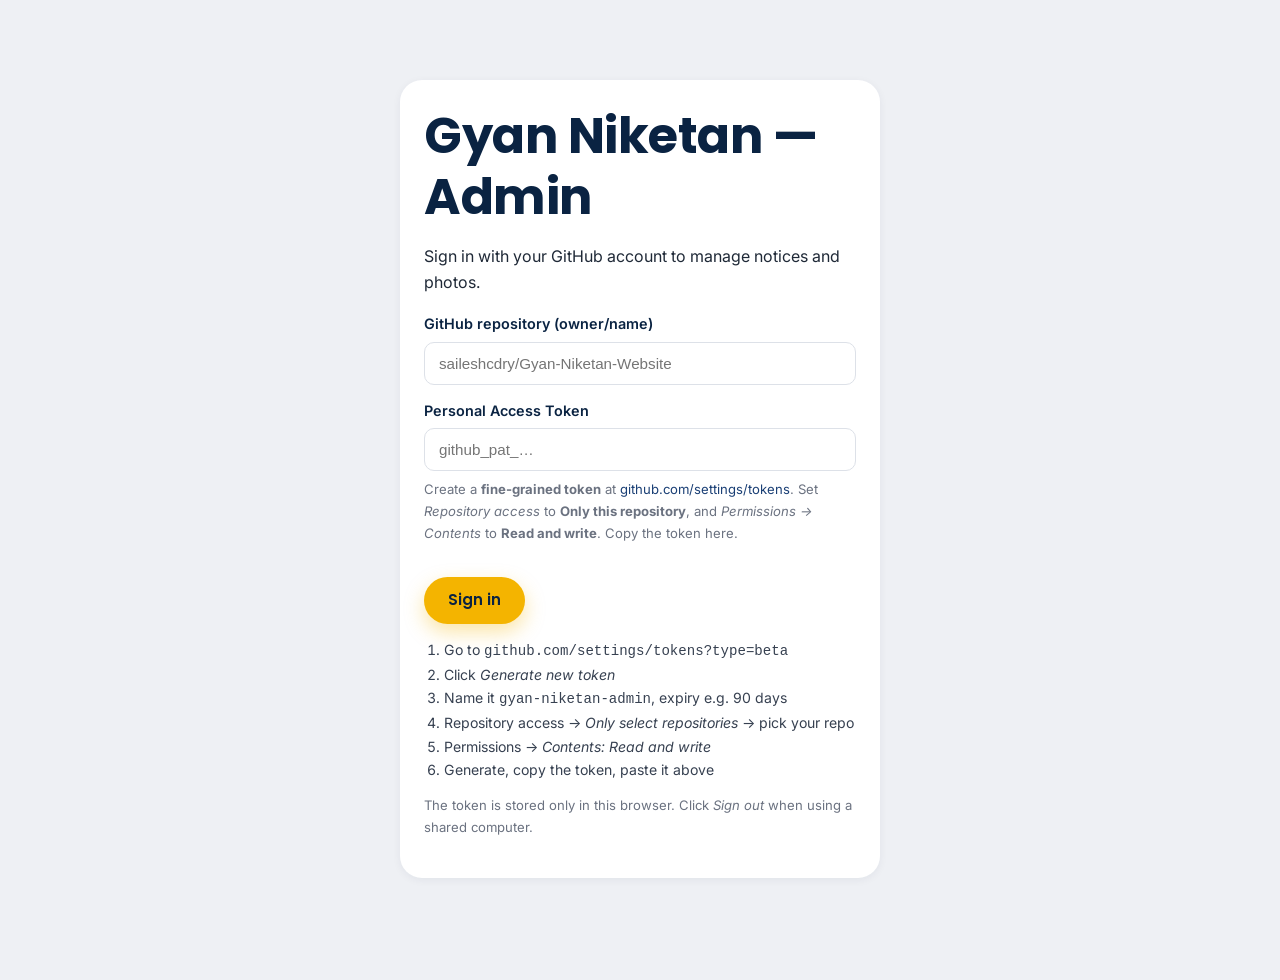
<file: admin.html>
<!DOCTYPE html>
<html lang="en">
<head>
<meta charset="UTF-8">
<meta name="viewport" content="width=device-width, initial-scale=1">
<title>Admin | Gyan Niketan</title>
<meta name="robots" content="noindex, nofollow">
<link rel="icon" href="assets/favicon.svg" type="image/svg+xml">
<link rel="preconnect" href="https://fonts.googleapis.com">
<link rel="preconnect" href="https://fonts.gstatic.com" crossorigin>
<link href="https://fonts.googleapis.com/css2?family=Inter:wght@400;500;600&family=Poppins:wght@500;600;700&display=swap" rel="stylesheet">
<link rel="stylesheet" href="css/style.css">
<link rel="stylesheet" href="css/pages.css">
<link rel="stylesheet" href="css/admin.css">
</head>
<body class="admin-body">

<!-- ============================================================
     LOGIN SCREEN
     ============================================================ -->
<div id="login-view" class="admin-login admin-card">
  <h1>Gyan Niketan — Admin</h1>
  <p>Sign in with your GitHub account to manage notices and photos.</p>

  <label for="repo">GitHub repository (owner/name)</label>
  <input id="repo" type="text" placeholder="saileshcdry/Gyan-Niketan-Website" autocomplete="off">

  <label for="token">Personal Access Token</label>
  <input id="token" type="password" placeholder="github_pat_…" autocomplete="off">
  <p class="help">
    Create a <strong>fine-grained token</strong> at
    <a href="https://github.com/settings/tokens?type=beta" target="_blank" rel="noopener">github.com/settings/tokens</a>.
    Set <em>Repository access</em> to <strong>Only this repository</strong>, and
    <em>Permissions → Contents</em> to <strong>Read and write</strong>. Copy the token here.
  </p>

  <button type="button" id="login-btn" class="btn btn-gold">Sign in</button>
  <div id="login-status" class="admin-status" hidden></div>

  <ol>
    <li>Go to <code>github.com/settings/tokens?type=beta</code></li>
    <li>Click <em>Generate new token</em></li>
    <li>Name it <code>gyan-niketan-admin</code>, expiry e.g. 90 days</li>
    <li>Repository access → <em>Only select repositories</em> → pick your repo</li>
    <li>Permissions → <em>Contents: Read and write</em></li>
    <li>Generate, copy the token, paste it above</li>
  </ol>
  <p class="help">The token is stored only in this browser. Click <em>Sign out</em> when using a shared computer.</p>
</div>

<!-- ============================================================
     DASHBOARD
     ============================================================ -->
<div id="dash-view" hidden>
  <div class="admin-topbar">
    <div class="brand-mini">
      <img src="GNlogo.jpg" alt="">
      <strong>Gyan Niketan Admin</strong>
    </div>
    <div class="spacer"></div>
    <a href="index.html" target="_blank">View site ↗</a>
    <button type="button" id="signout-btn">Sign out</button>
  </div>

  <div class="admin-container">

    <div class="admin-tabs">
      <button type="button" data-tab="notices" class="is-active">Notices</button>
      <button type="button" data-tab="gallery">Gallery</button>
    </div>

    <div id="status" class="admin-status" hidden></div>

    <!-- ---------- NOTICES TAB ---------- -->
    <div id="tab-notices">
      <div class="admin-card">
        <div class="admin-toolbar">
          <h2 style="margin:0;">Notice Board</h2>
          <button type="button" class="btn btn-gold" id="add-notice-btn">+ Add Notice</button>
        </div>
        <div id="notices-list" class="admin-list"></div>
      </div>
    </div>

    <!-- ---------- GALLERY TAB ---------- -->
    <div id="tab-gallery" hidden>
      <div class="admin-card">
        <div class="admin-toolbar">
          <h2 style="margin:0;">Gallery</h2>
          <button type="button" class="btn btn-gold" id="add-photo-btn">+ Upload Photo</button>
        </div>
        <div id="gallery-list" class="admin-gallery-grid"></div>
      </div>
    </div>

  </div>
</div>

<!-- ============================================================
     NOTICE MODAL
     ============================================================ -->
<div class="admin-modal-backdrop" id="notice-modal" hidden>
  <div class="admin-modal">
    <h3 id="notice-modal-title">Add Notice</h3>
    <form id="notice-form">
      <input type="hidden" id="n-id">

      <div class="field">
        <label for="n-date">Date</label>
        <input type="date" id="n-date" required>
      </div>

      <div class="field">
        <label for="n-cat">Category</label>
        <select id="n-cat" required>
          <option value="general">General</option>
          <option value="exam">Examination</option>
          <option value="holiday">Holiday</option>
          <option value="event">Event</option>
        </select>
      </div>

      <div class="field">
        <label for="n-title-en">Title (English)</label>
        <input type="text" id="n-title-en" required>
      </div>

      <div class="field">
        <label for="n-title-np">Title (Nepali)</label>
        <input type="text" id="n-title-np">
      </div>

      <div class="field">
        <label for="n-ex-en">Message (English)</label>
        <textarea id="n-ex-en" rows="4"></textarea>
      </div>

      <div class="field">
        <label for="n-ex-np">Message (Nepali)</label>
        <textarea id="n-ex-np" rows="4"></textarea>
      </div>

      <hr style="margin:22px 0 18px; border:0; border-top:1px solid var(--gray-100);">

      <div class="field">
        <label for="n-schedule-file">Exam Routine — CSV / Excel (optional)</label>
        <input type="file" id="n-schedule-file" accept=".csv,.xlsx,.xls">
        <p class="help" style="font-size:.82rem; color:var(--gray-500); margin-top:6px;">
          Upload a spreadsheet with dates in the first column and one column per class
          (e.g. <code>Class PG</code>, <code>Class Nursery</code>, … , <code>Class 10</code>).
          The routine will appear inside the notice letterhead as a formatted table, and the
          paper will automatically switch to <strong>A4 landscape</strong> when printed.
        </p>
      </div>

      <div id="n-schedule-status" class="admin-status ok" hidden></div>

      <button type="button" id="n-schedule-clear" class="btn btn-outline" style="margin-top:6px;" hidden>
        Remove routine
      </button>

      <div style="display:flex; gap:10px; justify-content:flex-end; margin-top:20px;">
        <button type="button" class="btn btn-outline" id="notice-cancel">Cancel</button>
        <button type="submit" class="btn btn-gold">Save &amp; Publish</button>
      </div>
    </form>
  </div>
</div>

<!-- ============================================================
     PHOTO MODAL
     ============================================================ -->
<div class="admin-modal-backdrop" id="photo-modal" hidden>
  <div class="admin-modal">
    <h3 id="photo-modal-title">Upload Photo</h3>
    <form id="photo-form">
      <input type="hidden" id="p-id">
      <input type="hidden" id="p-existing-src">

      <div class="field">
        <label for="p-cat">Category</label>
        <select id="p-cat" required>
          <option value="school">School</option>
          <option value="classroom">Classroom</option>
          <option value="lab">Lab</option>
          <option value="sports">Sports</option>
          <option value="event">Event</option>
        </select>
      </div>

      <div class="field">
        <label for="p-title-en">Title (English)</label>
        <input type="text" id="p-title-en" required>
      </div>

      <div class="field">
        <label for="p-title-np">Title (Nepali)</label>
        <input type="text" id="p-title-np">
      </div>

      <div class="field">
        <label for="p-file">Photo <span id="p-file-hint">(JPG/PNG, max ~2 MB)</span></label>
        <input type="file" id="p-file" accept="image/jpeg,image/png,image/webp">
      </div>

      <div style="display:flex; gap:10px; justify-content:flex-end; margin-top:16px;">
        <button type="button" class="btn btn-outline" id="photo-cancel">Cancel</button>
        <button type="submit" class="btn btn-gold">Save &amp; Publish</button>
      </div>
    </form>
  </div>
</div>

<script src="js/admin.js"></script>
</body>
</html>
</file>
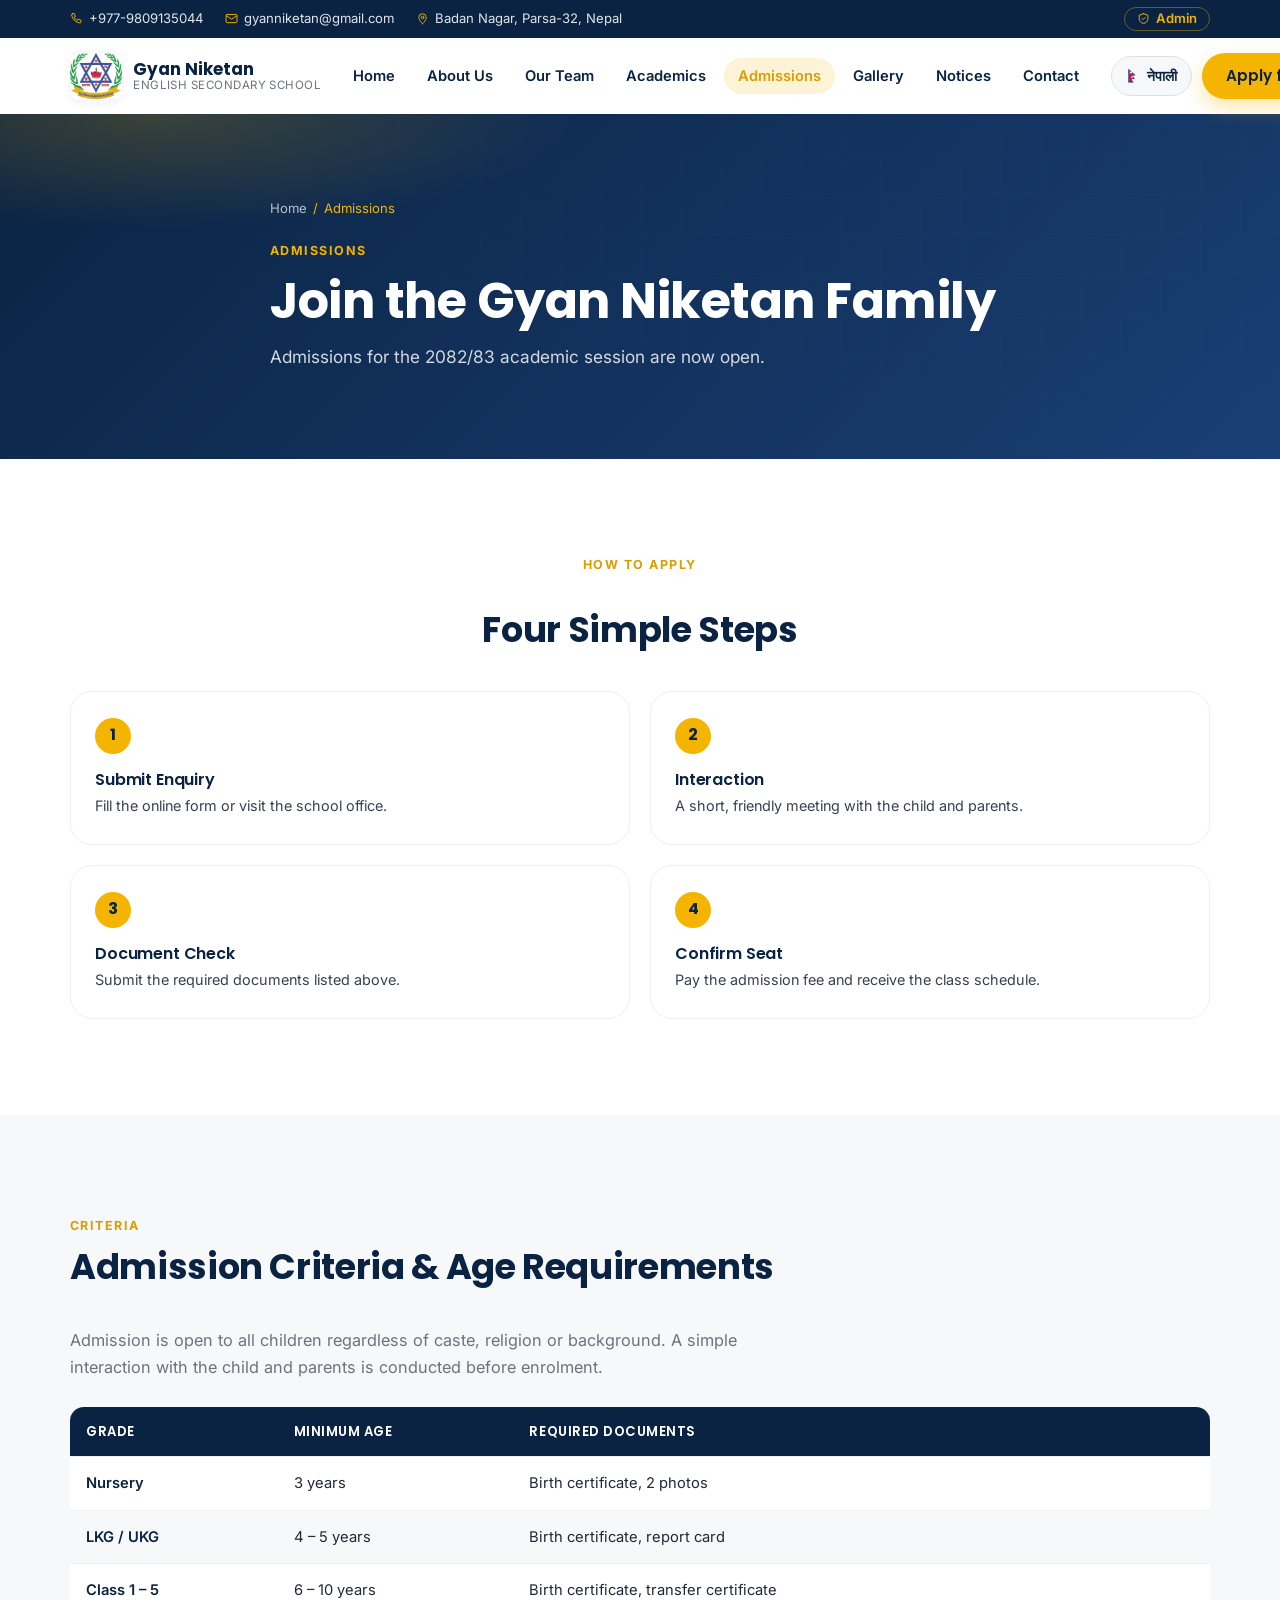
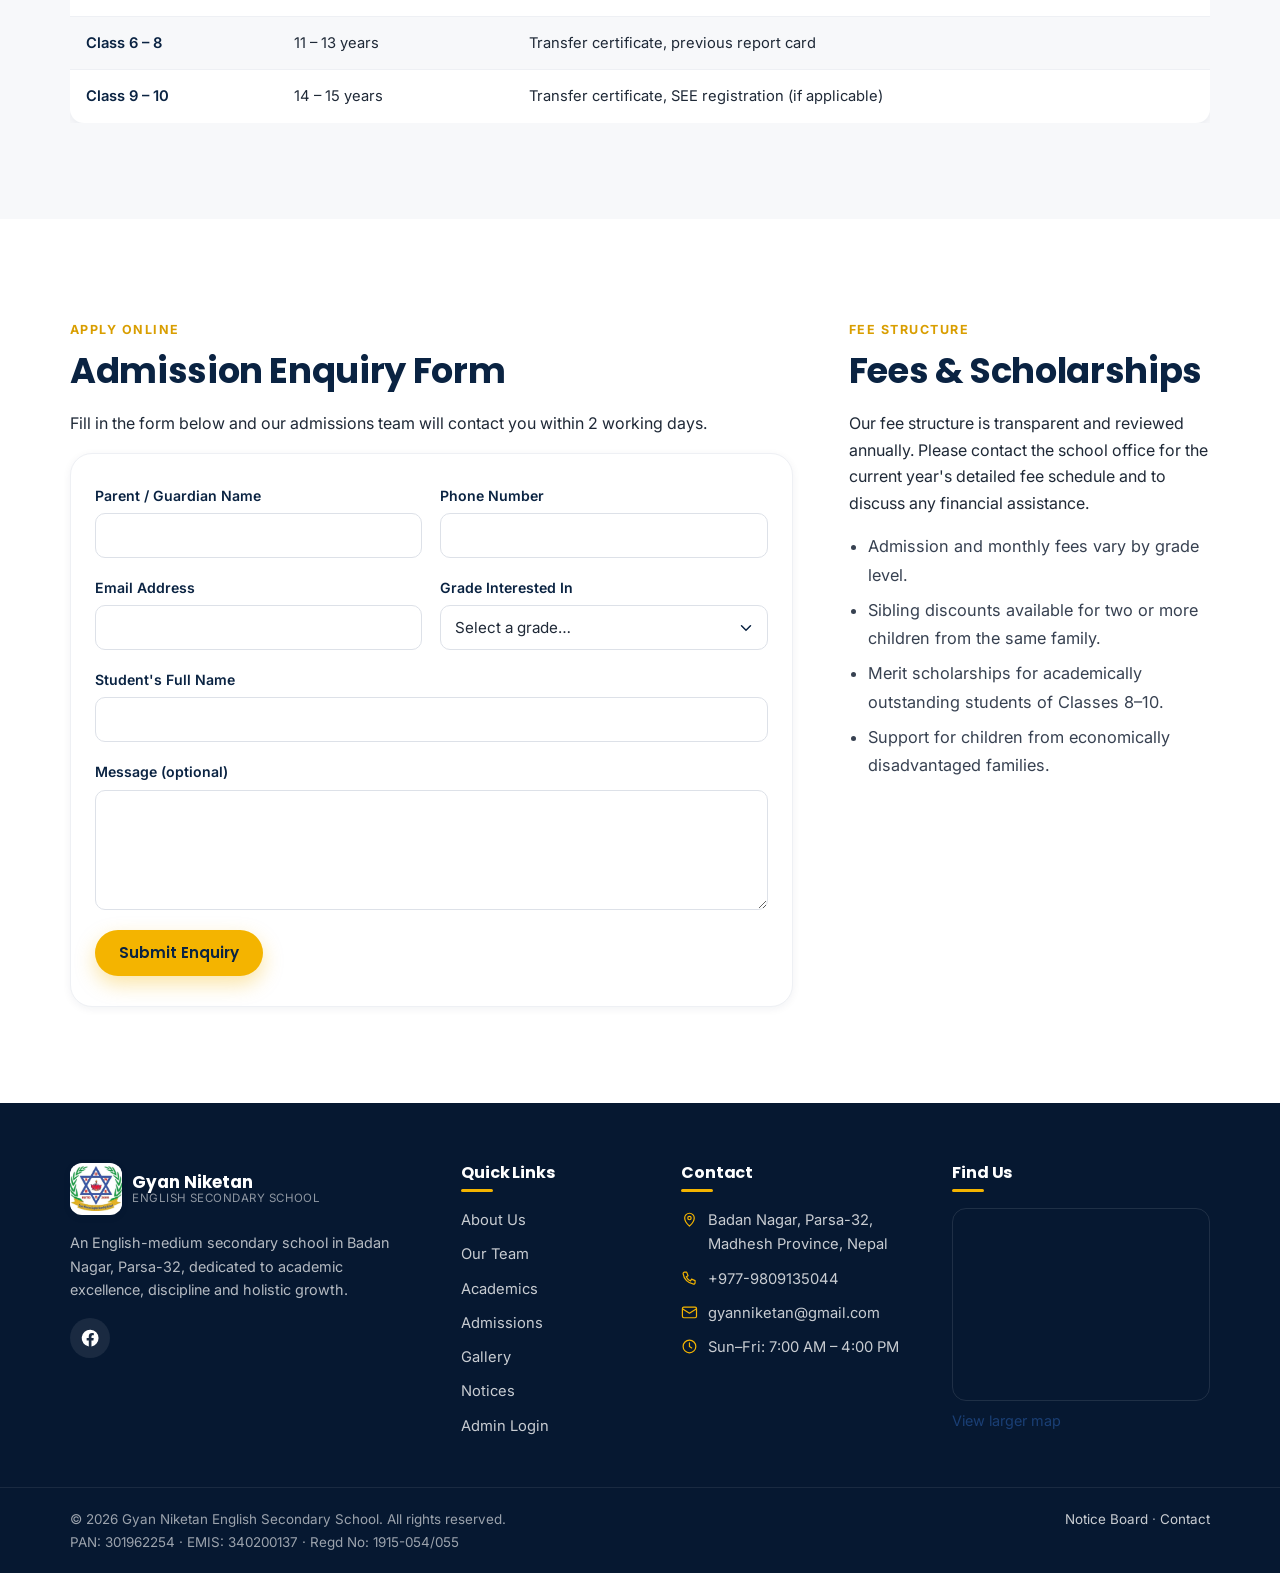
<file: adminssions.html>
<!DOCTYPE html>
<html lang="en" data-lang="en">
<head>
<meta charset="UTF-8">
<meta name="viewport" content="width=device-width, initial-scale=1">
<title>Admissions | Gyan Niketan English Secondary School</title>
<meta name="description" content="Admissions open for Nursery to Class 10. Apply online — Gyan Niketan English Secondary School, Badan Nagar, Parsa-32.">
<link rel="icon" href="assets/favicon.svg" type="image/svg+xml">
<link rel="preconnect" href="https://fonts.googleapis.com">
<link rel="preconnect" href="https://fonts.gstatic.com" crossorigin>
<link href="https://fonts.googleapis.com/css2?family=Inter:wght@400;500;600&family=Poppins:wght@500;600;700&display=swap" rel="stylesheet">
<link rel="stylesheet" href="css/style.css">
<link rel="stylesheet" href="css/pages.css">
</head>
<body data-page="admissions">

<a class="skip-link" href="#main">Skip to content</a>

<header class="site-header" id="site-header"><div id="header-mount"></div></header>
<div class="nav-backdrop" id="nav-backdrop" hidden></div>

<main id="main">

  <section class="page-hero">
    <div class="container page-hero-inner">
      <nav class="breadcrumbs">
        <a href="index.html" data-i18n="page.home">Home</a><span>/</span>
        <span data-i18n="admis.hero.tag">Admissions</span>
      </nav>
      <span class="eyebrow" data-i18n="admis.hero.tag"></span>
      <h1 data-i18n="admis.hero.title"></h1>
      <p data-i18n="admis.hero.sub"></p>
    </div>
  </section>

  <section class="section">
    <div class="container">
      <div class="section-head section-head-center">
        <span class="eyebrow" data-i18n="admis.steps.tag"></span>
        <h2 data-i18n="admis.steps.title"></h2>
      </div>
      <div class="card-grid card-grid-2">
        <article class="step-card reveal"><span class="step-num">1</span><h3 data-i18n="admis.steps.s1.t"></h3><p data-i18n="admis.steps.s1.d"></p></article>
        <article class="step-card reveal"><span class="step-num">2</span><h3 data-i18n="admis.steps.s2.t"></h3><p data-i18n="admis.steps.s2.d"></p></article>
        <article class="step-card reveal"><span class="step-num">3</span><h3 data-i18n="admis.steps.s3.t"></h3><p data-i18n="admis.steps.s3.d"></p></article>
        <article class="step-card reveal"><span class="step-num">4</span><h3 data-i18n="admis.steps.s4.t"></h3><p data-i18n="admis.steps.s4.d"></p></article>
      </div>
    </div>
  </section>

  <section class="section section-alt">
    <div class="container">
      <div class="section-head">
        <div>
          <span class="eyebrow" data-i18n="admis.criteria.tag"></span>
          <h2 data-i18n="admis.criteria.title"></h2>
        </div>
      </div>
      <p class="section-sub" style="max-width:720px; margin-bottom:1.6rem;" data-i18n="admis.criteria.p"></p>
      <div style="overflow-x:auto;">
        <table class="info-table">
          <thead>
            <tr>
              <th data-i18n="admis.criteria.th1">Grade</th>
              <th data-i18n="admis.criteria.th2">Minimum Age</th>
              <th data-i18n="admis.criteria.th3">Required Documents</th>
            </tr>
          </thead>
          <tbody>
            <tr><td data-i18n="admis.criteria.r1.g"></td><td data-i18n="admis.criteria.r1.a"></td><td data-i18n="admis.criteria.r1.d"></td></tr>
            <tr><td data-i18n="admis.criteria.r2.g"></td><td data-i18n="admis.criteria.r2.a"></td><td data-i18n="admis.criteria.r2.d"></td></tr>
            <tr><td data-i18n="admis.criteria.r3.g"></td><td data-i18n="admis.criteria.r3.a"></td><td data-i18n="admis.criteria.r3.d"></td></tr>
            <tr><td data-i18n="admis.criteria.r4.g"></td><td data-i18n="admis.criteria.r4.a"></td><td data-i18n="admis.criteria.r4.d"></td></tr>
            <tr><td data-i18n="admis.criteria.r5.g"></td><td data-i18n="admis.criteria.r5.a"></td><td data-i18n="admis.criteria.r5.d"></td></tr>
          </tbody>
        </table>
      </div>
    </div>
  </section>

  <section class="section">
    <div class="container layout-2col">
      <div>
        <span class="eyebrow" data-i18n="admis.form.tag"></span>
        <h2 data-i18n="admis.form.title"></h2>
        <p data-i18n="admis.form.sub"></p>

        <form class="form-card" data-form="admission" novalidate>
          <div class="form-grid">
            <div class="field">
              <label for="adm-name" data-i18n="admis.form.name"></label>
              <input id="adm-name" name="name" type="text" required>
            </div>
            <div class="field">
              <label for="adm-phone" data-i18n="admis.form.phone"></label>
              <input id="adm-phone" name="phone" type="tel" required>
            </div>
            <div class="field">
              <label for="adm-email" data-i18n="admis.form.email"></label>
              <input id="adm-email" name="email" type="email">
            </div>
            <div class="field">
              <label for="adm-grade" data-i18n="admis.form.grade"></label>
              <select id="adm-grade" name="grade" required>
                <option value="" data-i18n="admis.form.grade.select"></option>
                <option>Nursery</option><option>LKG</option><option>UKG</option>
                <option>Class 1</option><option>Class 2</option><option>Class 3</option>
                <option>Class 4</option><option>Class 5</option><option>Class 6</option>
                <option>Class 7</option><option>Class 8</option><option>Class 9</option><option>Class 10</option>
              </select>
            </div>
            <div class="field span-2">
              <label for="adm-student" data-i18n="admis.form.student"></label>
              <input id="adm-student" name="student" type="text" required>
            </div>
            <div class="field span-2">
              <label for="adm-msg" data-i18n="admis.form.message"></label>
              <textarea id="adm-msg" name="message"></textarea>
            </div>
          </div>
          <button type="submit" class="btn btn-gold" style="margin-top:20px;" data-i18n="admis.form.submit"></button>
          <p class="form-success" hidden></p>
        </form>
      </div>

      <aside>
        <span class="eyebrow" data-i18n="admis.fees.tag"></span>
        <h2 data-i18n="admis.fees.title"></h2>
        <p data-i18n="admis.fees.p"></p>
        <ul class="prose" style="padding-left:1.2rem;">
          <li data-i18n="admis.fees.li1"></li>
          <li data-i18n="admis.fees.li2"></li>
          <li data-i18n="admis.fees.li3"></li>
          <li data-i18n="admis.fees.li4"></li>
        </ul>
      </aside>
    </div>
  </section>

</main>

<footer class="site-footer"><div id="footer-mount"></div></footer>
<button class="to-top" id="to-top" type="button" aria-label="Back to top">↑</button>

<script src="js/layout.js"></script>
<script src="js/data.js"></script>
<script src="js/i18n.js"></script>
<script src="js/main.js"></script>
</body>
</html>
</file>
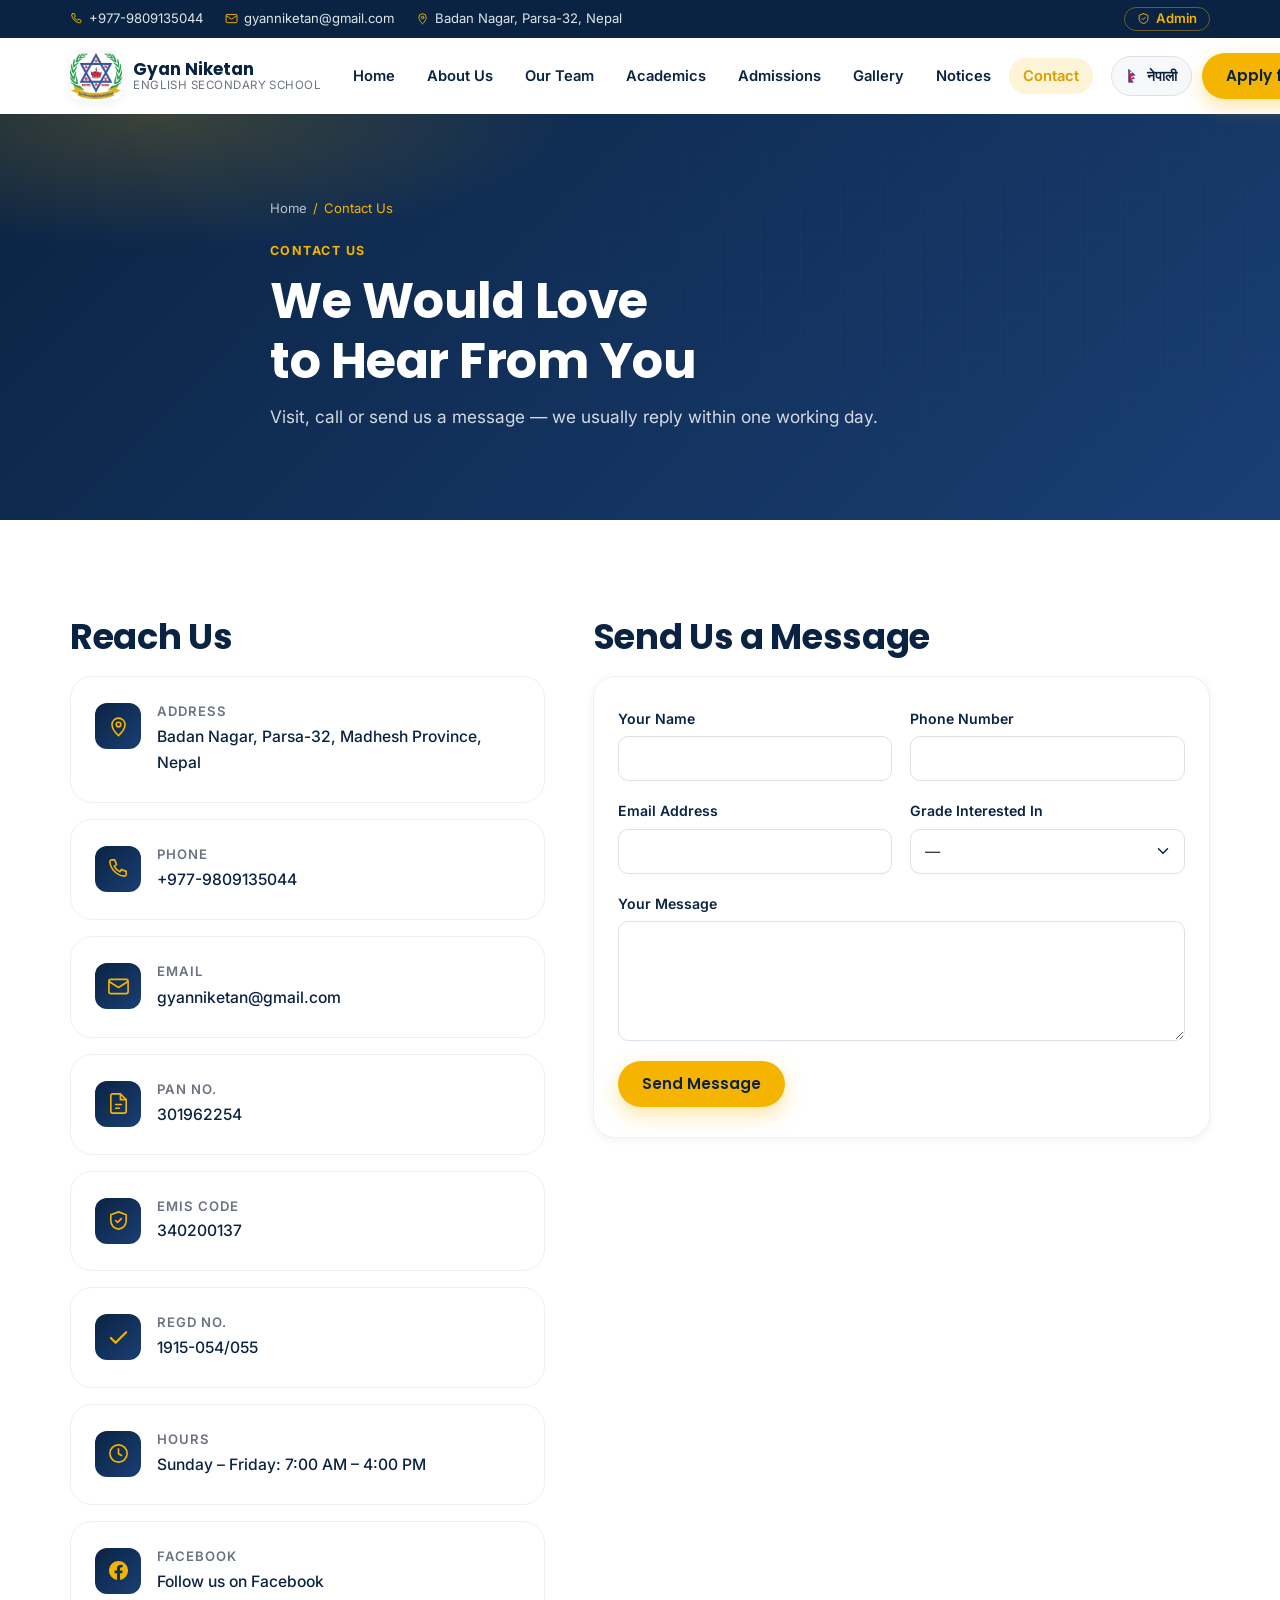
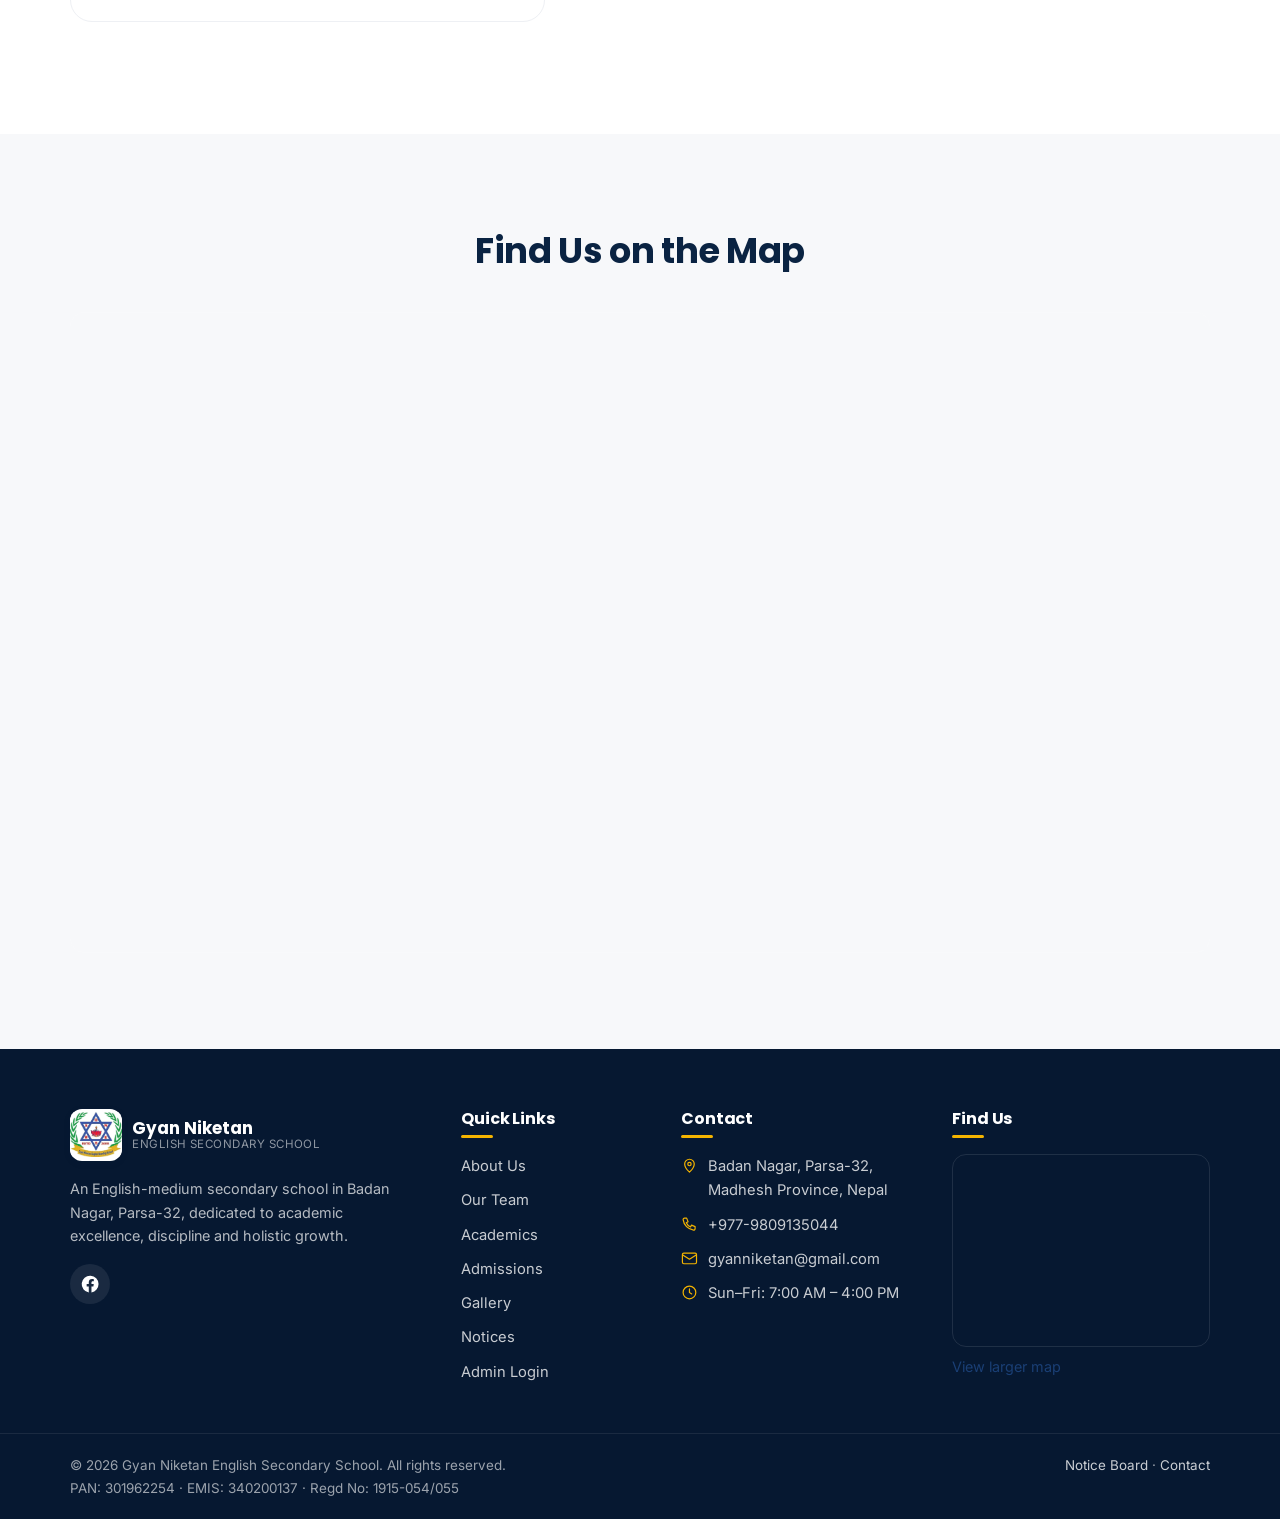
<file: contact.html>
<!DOCTYPE html>
<html lang="en" data-lang="en">
<head>
<meta charset="UTF-8">
<meta name="viewport" content="width=device-width, initial-scale=1">
<title>Contact Us | Gyan Niketan English Secondary School</title>
<meta name="description" content="Contact Gyan Niketan English Secondary School — Badan Nagar, Parsa-32, Nepal. Call, email or send an enquiry.">
<link rel="icon" href="assets/favicon.svg" type="image/svg+xml">
<link rel="preconnect" href="https://fonts.googleapis.com">
<link rel="preconnect" href="https://fonts.gstatic.com" crossorigin>
<link href="https://fonts.googleapis.com/css2?family=Inter:wght@400;500;600&family=Poppins:wght@500;600;700&display=swap" rel="stylesheet">
<link rel="stylesheet" href="css/style.css">
<link rel="stylesheet" href="css/pages.css">
</head>
<body data-page="contact">

<a class="skip-link" href="#main">Skip to content</a>

<header class="site-header" id="site-header"><div id="header-mount"></div></header>
<div class="nav-backdrop" id="nav-backdrop" hidden></div>

<main id="main">

  <section class="page-hero">
    <div class="container page-hero-inner">
      <nav class="breadcrumbs"><a href="index.html" data-i18n="page.home">Home</a><span>/</span><span data-i18n="cont.hero.tag">Contact</span></nav>
      <span class="eyebrow" data-i18n="cont.hero.tag"></span>
      <h1 data-i18n="cont.hero.title"></h1>
      <p data-i18n="cont.hero.sub"></p>
    </div>
  </section>

  <section class="section">
    <div class="container contact-grid">

      <!-- Info column -->
      <div>
        <h2 data-i18n="cont.info.title"></h2>

        <div class="contact-card reveal">
          <div class="contact-ic"><svg class="ic"><use href="#i-pin"/></svg></div>
          <div><h4 data-i18n="cont.card.address">Address</h4><p data-i18n="cont.info.address"></p></div>
        </div>

        <div class="contact-card reveal">
          <div class="contact-ic"><svg class="ic"><use href="#i-phone"/></svg></div>
          <div>
            <h4 data-i18n="cont.card.phone">Phone</h4>
            <a href="tel:+9779809135044">+977-9809135044</a>
          </div>
        </div>

        <div class="contact-card reveal">
          <div class="contact-ic"><svg class="ic"><use href="#i-mail"/></svg></div>
          <div>
            <h4 data-i18n="cont.card.email">Email</h4>
            <a href="mailto:gyanniketan@gmail.com">gyanniketan@gmail.com</a>
          </div>
        </div>

        <div class="contact-card reveal">
          <div class="contact-ic"><svg class="ic"><use href="#i-file"/></svg></div>
          <div>
            <h4>PAN No.</h4>
            <p>301962254</p>
          </div>
        </div>

        <div class="contact-card reveal">
          <div class="contact-ic"><svg class="ic"><use href="#i-shield"/></svg></div>
          <div>
            <h4>EMIS Code</h4>
            <p>340200137</p>
          </div>
        </div>

        <div class="contact-card reveal">
          <div class="contact-ic"><svg class="ic"><use href="#i-check"/></svg></div>
          <div>
            <h4>Regd No.</h4>
            <p>1915-054/055</p>
          </div>
        </div>

        <div class="contact-card reveal">
          <div class="contact-ic"><svg class="ic"><use href="#i-clock"/></svg></div>
          <div><h4 data-i18n="cont.card.hours">Hours</h4><p data-i18n="cont.info.hours"></p></div>
        </div>

        <div class="contact-card reveal">
          <div class="contact-ic"><svg class="ic"><use href="#i-fb"/></svg></div>
          <div><h4 data-i18n="cont.card.fb">Facebook</h4><a href="https://www.facebook.com/gyanniketan" target="_blank" rel="noopener" data-i18n="cont.info.fb"></a></div>
        </div>
      </div>

      <!-- Form column -->
      <div>
        <h2 data-i18n="cont.form.title"></h2>

        <form class="form-card" data-form="contact" novalidate>
          <div class="form-grid">
            <div class="field">
              <label for="c-name" data-i18n="cont.form.name"></label>
              <input id="c-name" name="name" type="text" required>
            </div>
            <div class="field">
              <label for="c-phone" data-i18n="cont.form.phone"></label>
              <input id="c-phone" name="phone" type="tel" required>
            </div>
            <div class="field">
              <label for="c-email" data-i18n="cont.form.email"></label>
              <input id="c-email" name="email" type="email">
            </div>
            <div class="field">
              <label for="c-grade" data-i18n="cont.form.grade"></label>
              <select id="c-grade" name="grade">
                <option value="">—</option>
                <option>Nursery</option><option>LKG</option><option>UKG</option>
                <option>Class 1</option><option>Class 2</option><option>Class 3</option>
                <option>Class 4</option><option>Class 5</option><option>Class 6</option>
                <option>Class 7</option><option>Class 8</option><option>Class 9</option><option>Class 10</option>
              </select>
            </div>
            <div class="field span-2">
              <label for="c-msg" data-i18n="cont.form.message"></label>
              <textarea id="c-msg" name="message" required></textarea>
            </div>
          </div>
          <button type="submit" class="btn btn-gold" style="margin-top:20px;" data-i18n="cont.form.submit"></button>
          <p class="form-success" hidden></p>
        </form>
      </div>

    </div>
  </section>

  <section class="section section-alt">
    <div class="container">
      <div class="section-head section-head-center">
        <h2 data-i18n="cont.map.title"></h2>
      </div>
      <div class="map-embed" style="aspect-ratio: 16/9;">
        <iframe title="Gyan Niketan location" src="https://www.google.com/maps?q=Parsa-32,Badan+Nagar,Nepal&output=embed" loading="lazy" referrerpolicy="no-referrer-when-downgrade"></iframe>
      </div>
    </div>
  </section>

</main>

<footer class="site-footer"><div id="footer-mount"></div></footer>
<button class="to-top" id="to-top" type="button" aria-label="Back to top">↑</button>

<script src="js/layout.js"></script>
<script src="js/data.js"></script>
<script src="js/i18n.js"></script>
<script src="js/main.js"></script>
</body>
</html>
</file>
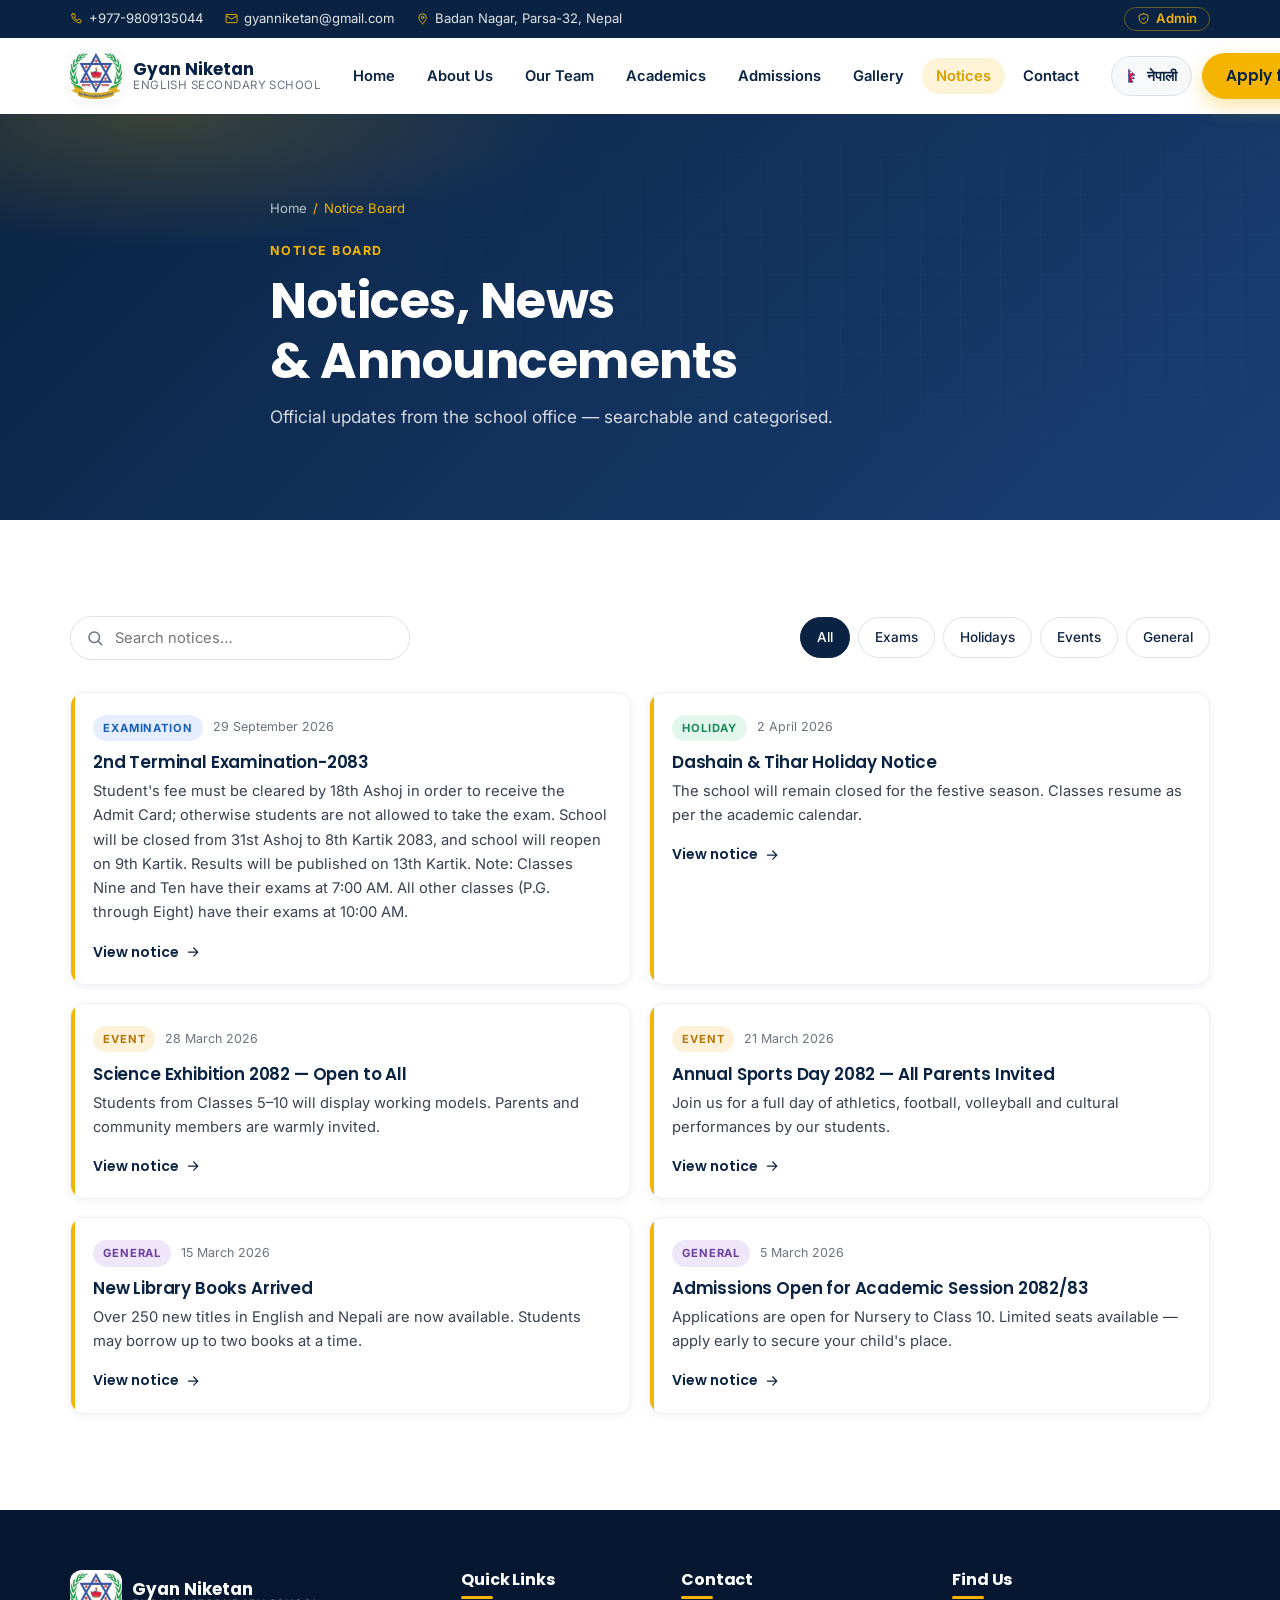
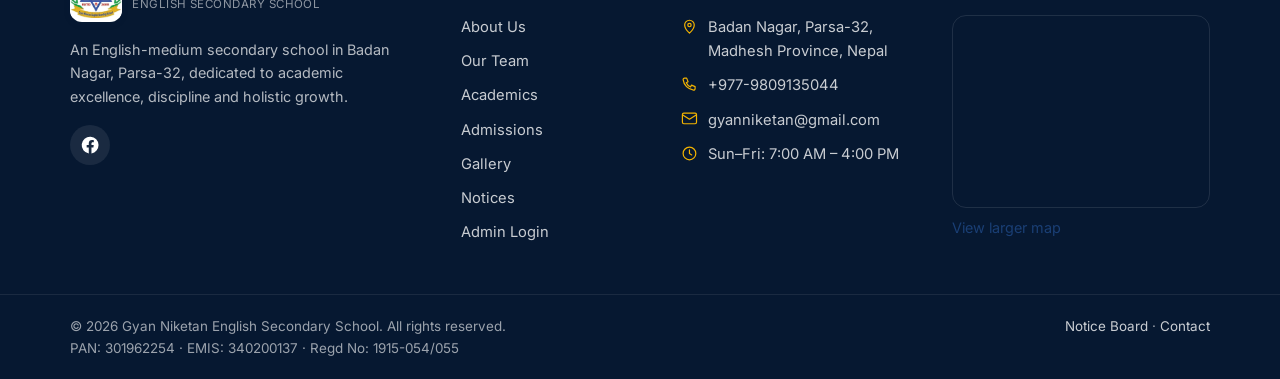
<file: notices.html>
<!DOCTYPE html>
<html lang="en" data-lang="en">
<head>
<meta charset="UTF-8">
<meta name="viewport" content="width=device-width, initial-scale=1">
<title>Notices | Gyan Niketan English Secondary School</title>
<meta name="description" content="Official notices, exam routines, holidays and events from Gyan Niketan English Secondary School.">
<link rel="icon" href="assets/favicon.svg" type="image/svg+xml">
<link rel="preconnect" href="https://fonts.googleapis.com">
<link rel="preconnect" href="https://fonts.gstatic.com" crossorigin>
<link href="https://fonts.googleapis.com/css2?family=Inter:wght@400;500;600&family=Poppins:wght@500;600;700&display=swap" rel="stylesheet">
<link rel="stylesheet" href="css/style.css">
<link rel="stylesheet" href="css/pages.css">
</head>
<body data-page="notices">

<a class="skip-link" href="#main">Skip to content</a>

<header class="site-header" id="site-header"><div id="header-mount"></div></header>
<div class="nav-backdrop" id="nav-backdrop" hidden></div>

<main id="main">

  <section class="page-hero">
    <div class="container page-hero-inner">
      <nav class="breadcrumbs"><a href="index.html" data-i18n="page.home">Home</a><span>/</span><span data-i18n="noti.hero.tag">Notices</span></nav>
      <span class="eyebrow" data-i18n="noti.hero.tag"></span>
      <h1 data-i18n="noti.hero.title"></h1>
      <p data-i18n="noti.hero.sub"></p>
    </div>
  </section>

  <section class="section">
    <div class="container">
      <div class="notices-toolbar">
        <div class="notice-search">
          <input id="notices-search" type="search" data-i18n-attr="placeholder:noti.search">
        </div>
        <div class="notice-filters">
          <button type="button" class="is-active" data-notice-filter="all"     data-i18n="noti.filter.all"></button>
          <button type="button"                     data-notice-filter="exam"    data-i18n="noti.filter.exam"></button>
          <button type="button"                     data-notice-filter="holiday" data-i18n="noti.filter.holiday"></button>
          <button type="button"                     data-notice-filter="event"   data-i18n="noti.filter.event"></button>
          <button type="button"                     data-notice-filter="general" data-i18n="noti.filter.general"></button>
        </div>
      </div>
      <div class="notice-list" id="notices-grid"></div>
    </div>
  </section>

</main>

<footer class="site-footer"><div id="footer-mount"></div></footer>
<button class="to-top" id="to-top" type="button" aria-label="Back to top">↑</button>

<script src="js/layout.js"></script>
<script src="js/data.js"></script>
<script src="js/i18n.js"></script>
<script src="js/main.js"></script>
</body>
</html>
</file>
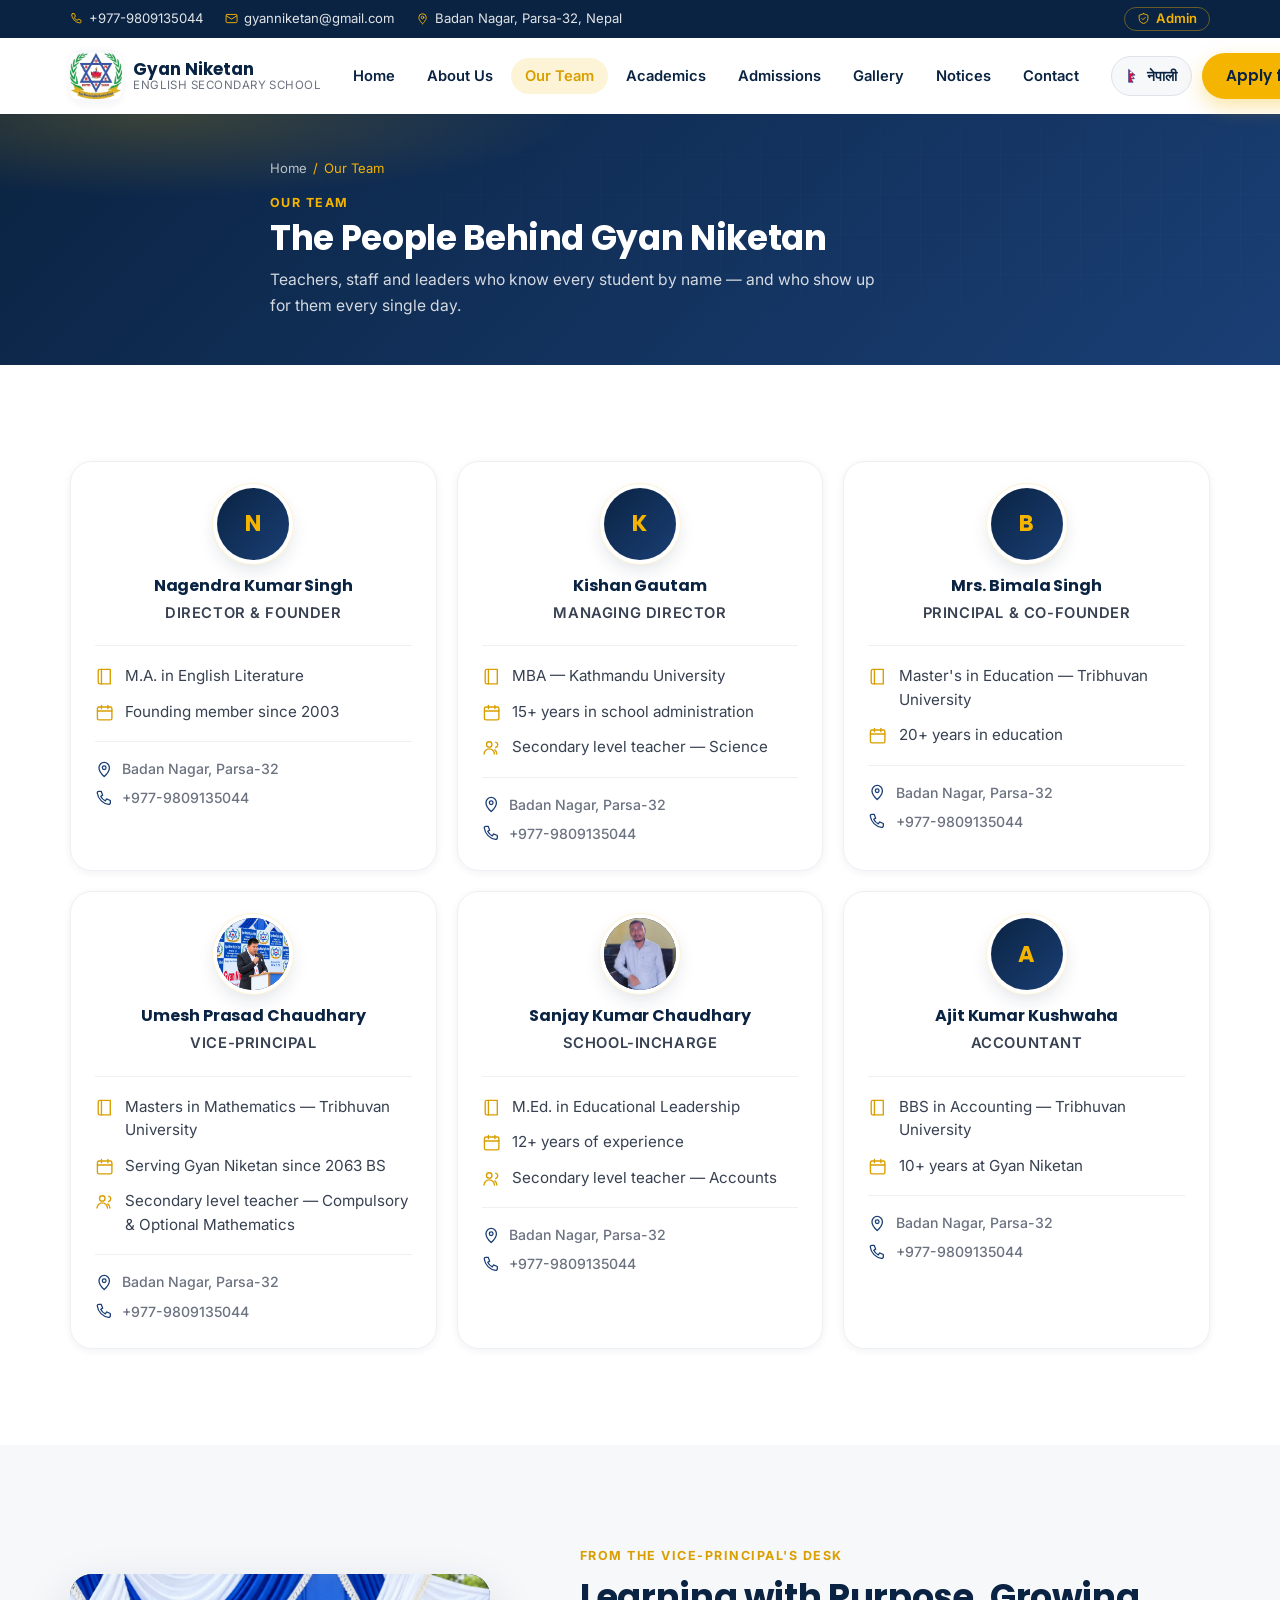
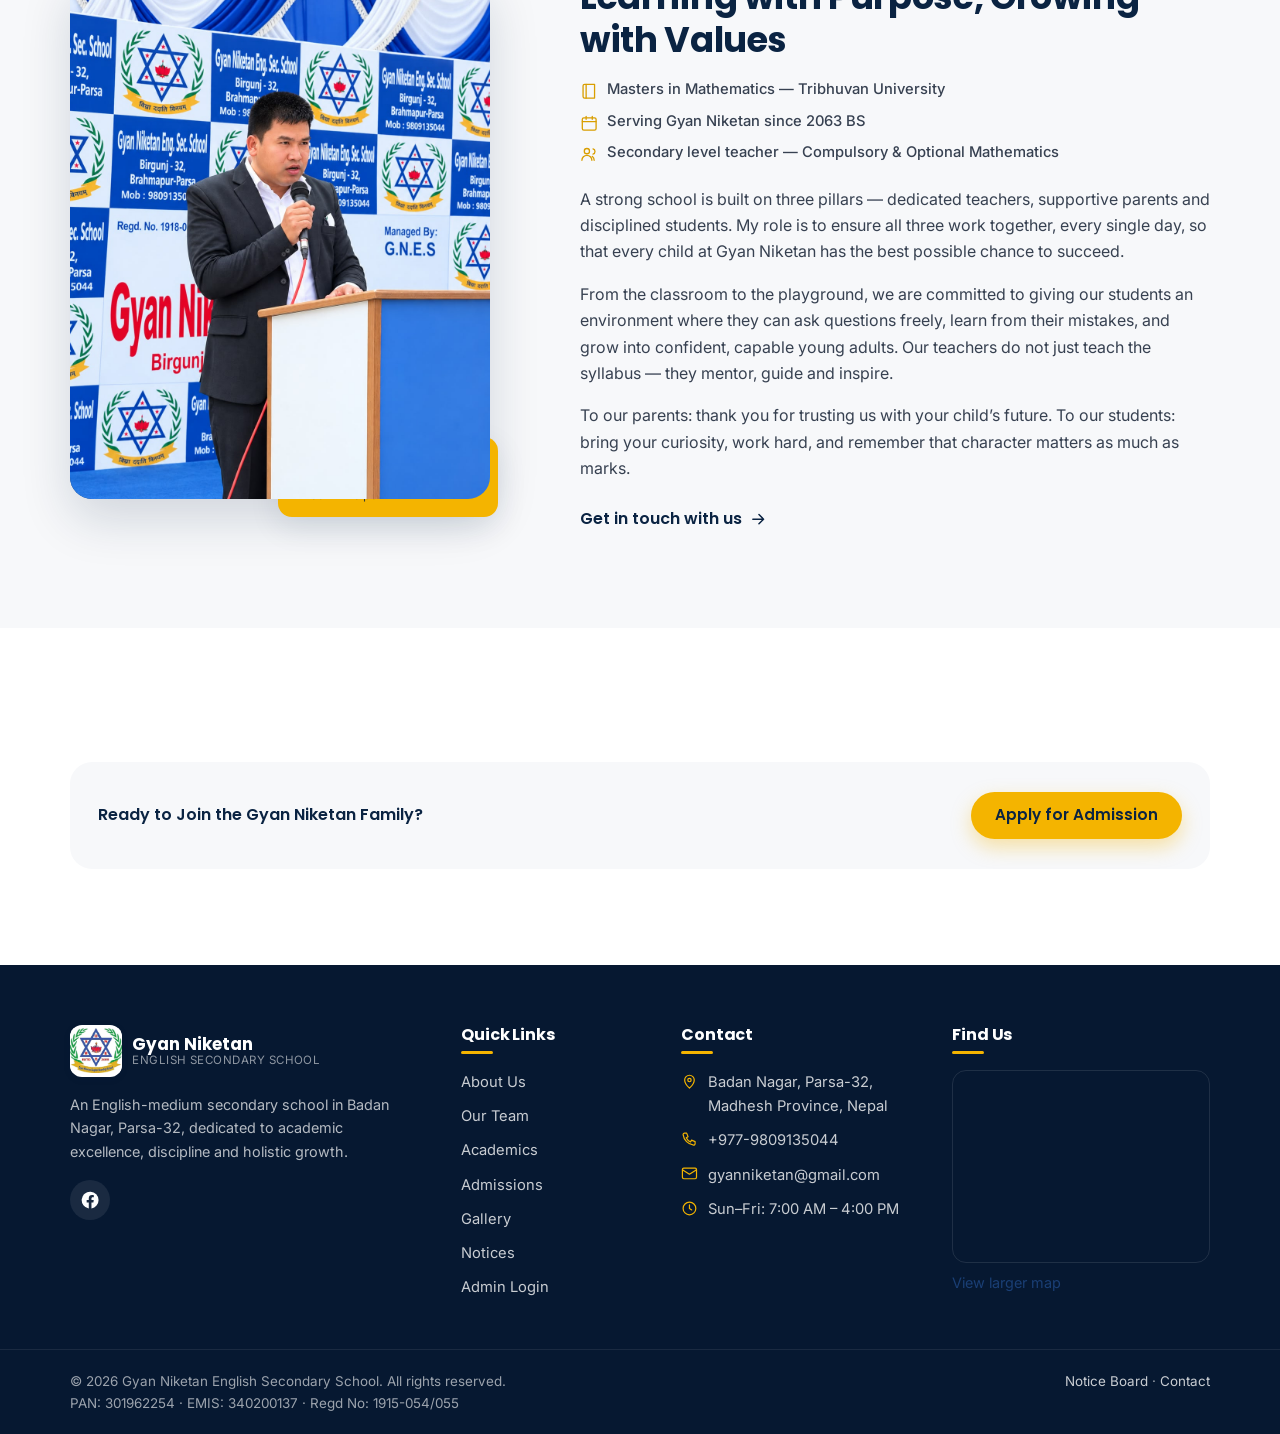
<file: team.html>
<!DOCTYPE html>
<html lang="en" data-lang="en">
<head>
<meta charset="UTF-8">
<meta name="viewport" content="width=device-width, initial-scale=1">
<title>Our Team | Gyan Niketan English Secondary School</title>
<meta name="description" content="Meet the team behind Gyan Niketan English Secondary School — Badan Nagar, Parsa-32, Nepal.">
<link rel="icon" href="assets/favicon.svg" type="image/svg+xml">
<link rel="icon" type="image/png" sizes="32x32" href="assets/favicon-32.png">
<link rel="icon" type="image/png" sizes="16x16" href="assets/favicon-16.png">
<link rel="apple-touch-icon" sizes="180x180" href="assets/apple-touch-icon.png">
<link rel="preconnect" href="https://fonts.googleapis.com">
<link rel="preconnect" href="https://fonts.gstatic.com" crossorigin>
<link href="https://fonts.googleapis.com/css2?family=Inter:wght@400;500;600&family=Poppins:wght@500;600;700&display=swap" rel="stylesheet">
<link rel="stylesheet" href="css/style.css">
<link rel="stylesheet" href="css/pages.css">
</head>
<body data-page="team">

<a class="skip-link" href="#main">Skip to content</a>

<header class="site-header" id="site-header"><div id="header-mount"></div></header>
<div class="nav-backdrop" id="nav-backdrop" hidden></div>

<main id="main">

  <!-- =========================================================
       Compact page hero
       ========================================================= -->
  <section class="page-hero is-compact">
    <div class="container page-hero-inner">
      <nav class="breadcrumbs" aria-label="Breadcrumb">
        <a href="index.html" data-i18n="page.home">Home</a><span>/</span>
        <span data-i18n="team.hero.tag">Our Team</span>
      </nav>
      <span class="eyebrow" data-i18n="team.hero.tag"></span>
      <h1 data-i18n="team.hero.title"></h1>
      <p data-i18n="team.hero.sub"></p>
    </div>
  </section>

  <!-- =========================================================
       Team members — ordered by hierarchy
       ========================================================= -->
  <section class="section">
    <div class="container">
      <div class="card-grid card-grid-3">

        <!-- 1 · Director & Founder -->
        <article class="faculty-card reveal">

          <div class="faculty-avatar">N</div>

          <div class="faculty-card-body">
            <h3 data-i18n="team.member.6.name">Nagendra Kumar Singh</h3>
            <p class="faculty-role" data-i18n="team.member.6.role">Director &amp; Founder</p>
          </div>

          <ul class="faculty-info">
            <li>
              <svg class="ic"><use href="#i-book"/></svg>
              <span data-i18n="team.member.6.qual"></span>
            </li>
            <li>
              <svg class="ic"><use href="#i-calendar"/></svg>
              <span data-i18n="team.member.6.exp"></span>
            </li>
          </ul>

          <div class="faculty-card-foot">
            <span><svg class="ic"><use href="#i-pin"/></svg>Badan Nagar, Parsa-32</span>
            <span><svg class="ic"><use href="#i-phone"/></svg>+977-9809135044</span>
          </div>

        </article>

        <!-- 2 · Managing Director -->
        <article class="faculty-card reveal">

          <div class="faculty-avatar">K</div>

          <div class="faculty-card-body">
            <h3 data-i18n="team.member.5.name">Kishan Gautam</h3>
            <p class="faculty-role" data-i18n="team.member.5.role">Managing Director</p>
          </div>

          <ul class="faculty-info">
            <li>
              <svg class="ic"><use href="#i-book"/></svg>
              <span data-i18n="team.member.5.qual"></span>
            </li>
            <li>
              <svg class="ic"><use href="#i-calendar"/></svg>
              <span data-i18n="team.member.5.exp"></span>
            </li>
            <li>
              <svg class="ic"><use href="#i-users"/></svg>
              <span data-i18n="team.member.5.subject"></span>
            </li>
          </ul>

          <div class="faculty-card-foot">
            <span><svg class="ic"><use href="#i-pin"/></svg>Badan Nagar, Parsa-32</span>
            <span><svg class="ic"><use href="#i-phone"/></svg>+977-9809135044</span>
          </div>

        </article>

        <!-- 3 · Principal & Co-founder -->
        <article class="faculty-card reveal">

          <div class="faculty-avatar">B</div>

          <div class="faculty-card-body">
            <h3 data-i18n="principal.name">Mrs. Bimala Singh</h3>
            <p class="faculty-role" data-i18n="principal.role">Principal &amp; Co-founder</p>
          </div>

          <ul class="faculty-info">
            <li>
              <svg class="ic"><use href="#i-book"/></svg>
              <span data-i18n="principal.qual"></span>
            </li>
            <li>
              <svg class="ic"><use href="#i-calendar"/></svg>
              <span data-i18n="principal.exp"></span>
            </li>
          </ul>

          <div class="faculty-card-foot">
            <span><svg class="ic"><use href="#i-pin"/></svg>Badan Nagar, Parsa-32</span>
            <span><svg class="ic"><use href="#i-phone"/></svg>+977-9809135044</span>
          </div>

        </article>

        <!-- 4 · Vice-Principal (with photo) -->
        <article class="faculty-card reveal">

          <div class="faculty-avatar">
            <img src="assets/team/vice-principal.jpg"
                 alt="Umesh Prasad Chaudhary"
                 loading="lazy">
          </div>

          <div class="faculty-card-body">
            <h3 data-i18n="vp.name">Mr. Umesh Prasad Chaudhary</h3>
            <p class="faculty-role" data-i18n="vp.role">Vice-Principal</p>
          </div>

          <ul class="faculty-info">
            <li>
              <svg class="ic"><use href="#i-book"/></svg>
              <span data-i18n="vp.qual.degree"></span>
            </li>
            <li>
              <svg class="ic"><use href="#i-calendar"/></svg>
              <span data-i18n="vp.qual.since"></span>
            </li>
            <li>
              <svg class="ic"><use href="#i-users"/></svg>
              <span data-i18n="vp.subject"></span>
            </li>
          </ul>

          <div class="faculty-card-foot">
            <span><svg class="ic"><use href="#i-pin"/></svg>Badan Nagar, Parsa-32</span>
            <span><svg class="ic"><use href="#i-phone"/></svg>+977-9809135044</span>
          </div>

        </article>

        <!-- 5 · School-Incharge (with photo) -->
        <article class="faculty-card reveal">

          <div class="faculty-avatar">
            <img src="assets/team/sanjay-sir.jpg"
                 alt="Sanjay Kumar Chaudhary"
                 loading="lazy">
          </div>

          <div class="faculty-card-body">
            <h3 data-i18n="team.member.4.name">Sanjay Kumar Chaudhary</h3>
            <p class="faculty-role" data-i18n="team.member.4.role">School-Incharge</p>
          </div>

          <ul class="faculty-info">
            <li>
              <svg class="ic"><use href="#i-book"/></svg>
              <span data-i18n="team.member.4.qual"></span>
            </li>
            <li>
              <svg class="ic"><use href="#i-calendar"/></svg>
              <span data-i18n="team.member.4.exp"></span>
            </li>
            <li>
              <svg class="ic"><use href="#i-users"/></svg>
              <span data-i18n="team.member.4.subject"></span>
            </li>
          </ul>

          <div class="faculty-card-foot">
            <span><svg class="ic"><use href="#i-pin"/></svg>Badan Nagar, Parsa-32</span>
            <span><svg class="ic"><use href="#i-phone"/></svg>+977-9809135044</span>
          </div>

        </article>

        <!-- 6 · Accountant -->
        <article class="faculty-card reveal">

          <div class="faculty-avatar">A</div>

          <div class="faculty-card-body">
            <h3 data-i18n="team.member.3.name">Ajit Kumar Kushwaha</h3>
            <p class="faculty-role" data-i18n="team.member.3.role">Accountant</p>
          </div>

          <ul class="faculty-info">
            <li>
              <svg class="ic"><use href="#i-book"/></svg>
              <span data-i18n="team.member.3.qual"></span>
            </li>
            <li>
              <svg class="ic"><use href="#i-calendar"/></svg>
              <span data-i18n="team.member.3.exp"></span>
            </li>
          </ul>

          <div class="faculty-card-foot">
            <span><svg class="ic"><use href="#i-pin"/></svg>Badan Nagar, Parsa-32</span>
            <span><svg class="ic"><use href="#i-phone"/></svg>+977-9809135044</span>
          </div>

        </article>

      </div>
    </div>
  </section>

  <!-- =========================================================
       From the Vice-Principal's Desk
       ========================================================= -->
  <section class="section section-alt">
    <div class="container welcome-grid">

      <div class="welcome-media reveal">
        <div class="photo-frame">
          <img src="assets/team/vice-principal.jpg"
               alt="Umesh Prasad Chaudhary, Vice-Principal"
               loading="lazy">
        </div>
        <div class="welcome-card">
          <strong data-i18n="vp.name">Umesh Prasad Chaudhary</strong>
          <span data-i18n="vp.role">Vice-Principal</span>
        </div>
      </div>

      <div class="welcome-body reveal">
        <span class="eyebrow" data-i18n="vp.tag">From the Vice-Principal's Desk</span>
        <h2 data-i18n="vp.title">Learning with Purpose, Growing with Values</h2>

        <ul class="vp-credentials">
          <li>
            <svg class="ic"><use href="#i-book"/></svg>
            <span data-i18n="vp.qual.degree"></span>
          </li>
          <li>
            <svg class="ic"><use href="#i-calendar"/></svg>
            <span data-i18n="vp.qual.since"></span>
          </li>
          <li>
            <svg class="ic"><use href="#i-users"/></svg>
            <span data-i18n="vp.subject"></span>
          </li>
        </ul>

        <p data-i18n="vp.p1"></p>
        <p data-i18n="vp.p2"></p>
        <p data-i18n="vp.p3"></p>
        <a href="contact.html" class="link-arrow">
          <span data-i18n="vp.contact">Get in touch with us</span>
          <svg class="ic"><use href="#i-arrow"/></svg>
        </a>
      </div>

    </div>
  </section>

  <!-- =========================================================
       CTA strip
       ========================================================= -->
  <section class="section">
    <div class="container">
      <div class="section-cta">
        <p data-i18n="band.title"></p>
        <a href="admissions.html" class="btn btn-gold" data-i18n="cta.apply"></a>
      </div>
    </div>
  </section>

</main>

<footer class="site-footer"><div id="footer-mount"></div></footer>
<button class="to-top" id="to-top" type="button" aria-label="Back to top">↑</button>

<script src="js/layout.js"></script>
<script src="js/data.js"></script>
<script src="js/i18n.js"></script>
<script src="js/main.js"></script>
</body>
</html>
</file>
<file: css/style.css>
/* =========================================================
   Gyan Niketan English Secondary School
   Complete Main Stylesheet — style.css
   ========================================================= */

/* =========================================================
   1. RESET & TOKENS
   ========================================================= */
*, *::before, *::after { box-sizing: border-box; }

:root {
  --navy:        #0A2342;
  --navy-700:    #10305c;
  --navy-600:    #1a3f75;
  --navy-900:    #061831;
  --gold:        #F4B400;
  --gold-600:    #d99e00;
  --gold-100:    #fdf3d6;

  --white:       #ffffff;
  --off-white:   #f7f8fa;
  --gray-100:    #eef0f4;
  --gray-200:    #dde1e8;
  --gray-400:    #9aa3b2;
  --gray-500:    #6b7280;
  --gray-700:    #374151;
  --text:        #1f2937;

  --ok:          #1a8a5c;
  --ok-bg:       #e3f6ed;
  --info:        #1a5fb4;
  --info-bg:     #e4eefe;
  --warn:        #b4770a;
  --warn-bg:     #fdf1d9;
  --purple:      #6b3fa0;
  --purple-bg:   #efe6fa;

  --radius-sm:   8px;
  --radius:      14px;
  --radius-lg:   22px;

  --shadow-sm:   0 2px 8px rgba(10,35,66,.06);
  --shadow-md:   0 10px 30px rgba(10,35,66,.10);
  --shadow-lg:   0 20px 50px rgba(10,35,66,.16);

  --font-body:   'Inter', system-ui, -apple-system, 'Segoe UI', Roboto, sans-serif;
  --font-head:   'Poppins', 'Inter', system-ui, sans-serif;

  --header-h:    76px;
  --maxw:        1180px;
}

html { scroll-behavior: smooth; -webkit-text-size-adjust: 100%; }
body {
  margin: 0;
  font-family: var(--font-body);
  font-size: 16px;
  line-height: 1.65;
  color: var(--text);
  background: var(--white);
  overflow-x: hidden;
}
img, svg, iframe { max-width: 100%; display: block; }
a { color: var(--navy-600); text-decoration: none; }
a:hover { color: var(--gold-600); }
button { font: inherit; cursor: pointer; }
h1, h2, h3, h4 {
  font-family: var(--font-head);
  color: var(--navy);
  line-height: 1.22;
  margin: 0 0 .5em;
  letter-spacing: -0.01em;
}
h1 { font-size: clamp(1.9rem, 5vw, 3.1rem); font-weight: 700; }
h2 { font-size: clamp(1.5rem, 3.6vw, 2.2rem); font-weight: 700; }
h3 { font-size: 1.15rem; font-weight: 600; }
p  { margin: 0 0 1em; }

.container {
  width: 100%;
  max-width: var(--maxw);
  margin: 0 auto;
  padding: 0 20px;
}

/* =========================================================
   2. UTILITIES
   ========================================================= */
.sprite {
  position: absolute !important;
  width: 0 !important;
  height: 0 !important;
  overflow: hidden !important;
  pointer-events: none;
}
.ic {
  width: 1.15em;
  height: 1.15em;
  display: inline-block;
  vertical-align: -0.18em;
  flex-shrink: 0;
}
.skip-link {
  position: absolute;
  left: -9999px; top: 0;
  z-index: 999;
  background: var(--gold);
  color: var(--navy);
  padding: 10px 16px;
  border-radius: 0 0 var(--radius-sm) 0;
  font-weight: 600;
}
.skip-link:focus { left: 0; }

.eyebrow {
  display: inline-block;
  font-size: .78rem;
  font-weight: 700;
  letter-spacing: .12em;
  text-transform: uppercase;
  color: var(--gold-600);
  margin-bottom: .6rem;
}

/* =========================================================
   3. BUTTONS
   ========================================================= */
.btn {
  display: inline-flex;
  align-items: center;
  justify-content: center;
  gap: .5em;
  padding: 12px 22px;
  border-radius: 999px;
  font-family: var(--font-head);
  font-weight: 600;
  font-size: .95rem;
  border: 2px solid transparent;
  text-align: center;
  white-space: nowrap;
  transition: transform .18s ease, background .18s ease,
              box-shadow .18s ease, color .18s ease, border-color .18s ease;
  line-height: 1.2;
}
.btn:hover { transform: translateY(-2px); }
.btn:active { transform: translateY(0); }

.btn-gold {
  background: var(--gold); color: var(--navy);
  box-shadow: 0 8px 20px rgba(244,180,0,.35);
}
.btn-gold:hover {
  background: var(--gold-600); color: var(--navy-900);
  box-shadow: 0 12px 26px rgba(244,180,0,.45);
}
.btn-ghost {
  background: transparent; color: var(--white);
  border-color: rgba(255,255,255,.55);
}
.btn-ghost:hover {
  background: rgba(255,255,255,.12);
  border-color: var(--white); color: var(--white);
}
.btn-outline {
  background: transparent; color: var(--navy);
  border-color: var(--gray-200);
}
.btn-outline:hover {
  border-color: var(--navy); color: var(--navy);
  background: var(--off-white);
}
.btn-lg { padding: 15px 28px; font-size: 1rem; }

.link-arrow {
  display: inline-flex; align-items: center; gap: .45em;
  font-family: var(--font-head); font-weight: 600; color: var(--navy);
}
.link-arrow .ic { transition: transform .2s ease; }
.link-arrow:hover { color: var(--gold-600); }
.link-arrow:hover .ic { transform: translateX(4px); }

/* =========================================================
   4. HEADER
   ========================================================= */
.site-header {
  position: sticky; top: 0; z-index: 80;
  background: var(--white);
  box-shadow: 0 1px 0 rgba(10,35,66,.08);
  transition: box-shadow .2s ease;
}
.site-header.is-stuck { box-shadow: var(--shadow-md); }

.topbar {
  background: var(--navy);
  color: rgba(255,255,255,.88);
  font-size: .82rem;
}
.topbar-inner {
  display: flex;
  align-items: center;
  gap: 22px;
  min-height: 38px;
  flex-wrap: wrap;
}
.topbar-item {
  display: inline-flex !important;
  align-items: center;
  gap: .45em;
  color: inherit !important;
  line-height: 1;
}
.topbar-item .ic {
  display: inline-block !important;
  width: 1em; height: 1em;
  flex: 0 0 auto;
  color: var(--gold);
}
.topbar-item:hover { color: var(--gold) !important; }
.topbar-admin {
  margin-left: auto;
  color: var(--gold) !important;
  font-weight: 600;
  padding: 4px 12px;
  border-radius: 999px;
  border: 1px solid rgba(244,180,0,.4);
  transition: background .15s ease;
}
.topbar-admin:hover {
  background: rgba(244,180,0,.15);
  color: var(--gold) !important;
}

.header-inner {
  display: flex;
  align-items: center;
  gap: 18px;
  min-height: var(--header-h);
}

.brand {
  display: inline-flex; align-items: center; gap: .7em;
  color: var(--navy);
  flex-shrink: 0;
}
.brand-logo {
  width: 52px; height: 52px;
  border-radius: 12px;
  object-fit: contain;
  background: var(--off-white);
  box-shadow: var(--shadow-sm);
  flex-shrink: 0;
}
.brand-text { display: flex; flex-direction: column; line-height: 1.1; }
.brand-text strong {
  font-family: var(--font-head); font-weight: 700;
  font-size: 1.05rem; color: var(--navy);
}
.brand-text small {
  font-size: .72rem; color: var(--gray-500);
  letter-spacing: .04em; text-transform: uppercase;
}

.nav { margin-left: auto; }
.nav-list {
  list-style: none;
  padding: 0; margin: 0;
  display: flex !important;
  flex-wrap: nowrap !important;
  align-items: center;
  gap: 4px;
}
.nav-list > li { flex: 0 0 auto !important; }
.nav-list > li > a {
  display: inline-flex !important;
  align-items: center;
  white-space: nowrap !important;
  font-family: var(--font-body);
  font-weight: 600 !important;
  font-size: .92rem;
  line-height: 1 !important;
  padding: 11px 14px !important;
  border-radius: 999px;
  color: var(--navy);
  transition: background .15s ease, color .15s ease;
}
.nav-list > li > a:hover {
  background: var(--off-white);
  color: var(--navy-600);
}
.nav-list > li > a.is-active {
  color: var(--gold-600) !important;
  background: var(--gold-100) !important;
}
.nav-cta-mobile { display: none; }

.header-actions {
  display: flex;
  align-items: center;
  gap: 10px;
  flex-shrink: 0;
}

.lang-toggle {
  display: inline-flex; align-items: center; gap: .4em;
  background: var(--off-white);
  color: var(--navy);
  border: 1px solid var(--gray-200);
  border-radius: 999px;
  padding: 8px 14px;
  font-weight: 600;
  font-size: .85rem;
  transition: background .15s ease, border-color .15s ease;
}
.lang-toggle:hover { background: var(--gold-100); border-color: var(--gold); }
.lang-toggle .ic { width: 1.15em; height: 1.15em; display: inline-block; }
.lang-toggle .lang-flag { border-radius: 3px; }
.lang-toggle [hidden] { display: none !important; }

.nav-toggle {
  display: none;
  background: transparent;
  border: 1px solid var(--gray-200);
  border-radius: 10px;
  width: 44px; height: 44px;
  color: var(--navy);
  align-items: center; justify-content: center;
}
.nav-toggle .ic { font-size: 1.35rem; }
.nav-toggle .icon-close { display: none; }
.nav-toggle[aria-expanded="true"] .icon-menu { display: none; }
.nav-toggle[aria-expanded="true"] .icon-close { display: block; }

.nav-backdrop {
  position: fixed; inset: 0;
  background: rgba(6,24,49,.5);
  z-index: 85;
  opacity: 0;
  pointer-events: none;
  transition: opacity .25s ease;
}
.nav-backdrop.is-open { opacity: 1; pointer-events: auto; }

@media (min-width: 980px) and (max-width: 1180px) {
  .nav-list > li > a {
    font-size: .84rem !important;
    padding: 10px 10px !important;
  }
  .header-cta { padding: 10px 16px !important; font-size: .88rem; }
}

/* =========================================================
   5. HERO
   ========================================================= */
.hero {
  position: relative;
  overflow: hidden;
  color: var(--white);
  padding: clamp(56px, 9vw, 110px) 0 clamp(70px, 10vw, 120px);
  isolation: isolate;
  min-height: 480px;
}
.hero-media {
  position: absolute;
  inset: 0;
  z-index: -1;
  background:
    radial-gradient(ellipse 60% 50% at 15% 0%, rgba(244,180,0,.22), transparent 60%),
    radial-gradient(ellipse 55% 60% at 90% 100%, rgba(26,63,117,.75), transparent 60%),
    linear-gradient(135deg, #0A2342 0%, #10305c 50%, #1a3f75 100%);
}
.hero:not(.hero-with-photo) .hero-media::after {
  content: "";
  position: absolute; inset: 0;
  opacity: .35;
  background-image:
    linear-gradient(rgba(255,255,255,.045) 1px, transparent 1px),
    linear-gradient(90deg, rgba(255,255,255,.045) 1px, transparent 1px);
  background-size: 44px 44px;
  mask-image: radial-gradient(ellipse at 70% 40%, #000 30%, transparent 75%);
}
.hero-with-photo .hero-media {
  background: none !important;
  background-image: none !important;
}
.hero-with-photo .hero-media::after { display: none; }
.hero-photo {
  position: absolute;
  inset: 0;
  width: 100%;
  height: 100%;
  object-fit: cover;
  object-position: center 40%;
  display: block;
  z-index: 0;
}
.hero-photo-overlay {
  position: absolute;
  inset: 0;
  z-index: 1;
  background: linear-gradient(
    135deg,
    rgba(10, 35, 66, 0.82) 0%,
    rgba(16, 48, 92, 0.72) 45%,
    rgba(26, 63, 117, 0.82) 100%
  );
  pointer-events: none;
}
.hero-inner { position: relative; max-width: 780px; z-index: 2; }
.hero-badge {
  display: inline-flex; align-items: center; gap: .5em;
  background: rgba(244,180,0,.15);
  color: var(--gold);
  border: 1px solid rgba(244,180,0,.45);
  padding: 7px 16px;
  border-radius: 999px;
  font-size: .82rem;
  font-weight: 600;
  letter-spacing: .04em;
  margin-bottom: 1.4rem;
  backdrop-filter: blur(6px);
}
.hero-title {
  color: var(--white);
  font-size: clamp(2rem, 5.6vw, 3.6rem);
  margin-bottom: 1rem;
  text-wrap: balance;
  text-shadow: 0 2px 12px rgba(0,0,0,.35);
}
.hero-title::after {
  content: "";
  display: block;
  width: 68px; height: 4px;
  background: var(--gold);
  border-radius: 2px;
  margin-top: 1.1rem;
}
.hero-sub {
  font-size: clamp(1rem, 2vw, 1.15rem);
  color: rgba(255,255,255,.9);
  max-width: 620px;
  margin-bottom: 1.8rem;
  text-shadow: 0 1px 8px rgba(0,0,0,.35);
}
.hero-actions {
  display: flex; flex-wrap: wrap;
  gap: 12px;
  margin-bottom: 2rem;
}
.hero-points {
  list-style: none; padding: 0; margin: 0;
  display: flex; flex-wrap: wrap;
  gap: 12px 26px;
  font-size: .9rem;
  color: rgba(255,255,255,.9);
  text-shadow: 0 1px 6px rgba(0,0,0,.35);
}
.hero-points li { display: inline-flex; align-items: center; gap: .5em; }
.hero-points .ic { color: var(--gold); font-size: 1.1rem; }

@media (max-width: 720px) {
  .hero-photo { object-position: center 30%; }
}
@media (max-width: 480px) {
  .hero-photo-overlay {
    background: linear-gradient(
      160deg,
      rgba(10, 35, 66, 0.88) 0%,
      rgba(16, 48, 92, 0.82) 50%,
      rgba(26, 63, 117, 0.88) 100%
    );
  }
}

/* =========================================================
   6. STATS
   ========================================================= */
.stats {
  background: var(--navy);
  padding: 40px 0;
  position: relative; z-index: 1;
  border-top: 4px solid var(--gold);
}
.stats-grid {
  display: grid;
  grid-template-columns: repeat(2, 1fr);
  gap: 26px 16px;
  text-align: center;
}
.stat-num {
  font-family: var(--font-head); font-weight: 700;
  font-size: clamp(1.7rem, 4.2vw, 2.5rem);
  color: var(--white); line-height: 1;
  display: inline-flex; align-items: baseline; gap: 2px;
}
.stat-num em {
  color: var(--gold);
  font-style: normal;
  font-size: .75em;
}
.stat p {
  color: rgba(255,255,255,.7);
  font-size: .82rem;
  margin: .5em 0 0;
  letter-spacing: .04em;
  text-transform: uppercase;
}

/* =========================================================
   7. SECTIONS
   ========================================================= */
.section { padding: clamp(56px, 8vw, 96px) 0; }
.section-alt { background: var(--off-white); }

.section-head {
  display: flex;
  align-items: flex-end;
  justify-content: space-between;
  gap: 24px;
  margin-bottom: 2.4rem;
  flex-wrap: wrap;
}
.section-head h2 { margin-bottom: 0; }
.section-head-center {
  flex-direction: column;
  align-items: center;
  text-align: center;
  max-width: 640px;
  margin-left: auto;
  margin-right: auto;
}
.section-sub { color: var(--gray-500); margin: 0; font-size: 1.02rem; }

/* =========================================================
   8. PAGE HERO
   ========================================================= */
.page-hero {
  background:
    radial-gradient(ellipse 60% 60% at 12% 0%, rgba(244,180,0,.20), transparent 55%),
    linear-gradient(135deg, var(--navy) 0%, var(--navy-600) 100%);
  color: var(--white);
  padding: clamp(48px, 7vw, 84px) 0 clamp(48px, 7vw, 88px);
  position: relative;
  overflow: hidden;
}
.page-hero::after {
  content: "";
  position: absolute; inset: 0;
  opacity: .3;
  background-image:
    linear-gradient(rgba(255,255,255,.05) 1px, transparent 1px),
    linear-gradient(90deg, rgba(255,255,255,.05) 1px, transparent 1px);
  background-size: 40px 40px;
  mask-image: radial-gradient(ellipse at 80% 40%, #000 20%, transparent 70%);
}
.page-hero-inner { position: relative; max-width: 780px; }
.page-hero .eyebrow { color: var(--gold); }
.page-hero h1 { color: var(--white); margin-bottom: .7rem; text-wrap: balance; }
.page-hero p {
  color: rgba(255,255,255,.82);
  font-size: 1.08rem;
  margin: 0;
  max-width: 620px;
}

/* ---------- Compact page hero ---------- */
.page-hero.is-compact {
  padding: clamp(28px, 3.4vw, 44px) 0 clamp(30px, 3.6vw, 48px);
}
.page-hero.is-compact .breadcrumbs {
  margin-bottom: .55rem;
}
.page-hero.is-compact .eyebrow {
  margin-bottom: .35rem;
}
.page-hero.is-compact h1 {
  font-size: clamp(1.55rem, 3.4vw, 2.15rem);
  line-height: 1.15;
  margin-bottom: .5rem;
}
.page-hero.is-compact p {
  font-size: .98rem;
  max-width: 620px;
}

.breadcrumbs {
  display: flex;
  gap: 6px;
  flex-wrap: wrap;
  font-size: .82rem;
  color: var(--gray-500);
  margin-bottom: 1rem;
}
.breadcrumbs a { color: rgba(255,255,255,.7); }
.breadcrumbs a:hover { color: var(--gold); }
.breadcrumbs span { color: var(--gold); }

/* =========================================================
   9. PROSE / LAYOUT
   ========================================================= */
.prose { color: var(--gray-700); font-size: 1.02rem; }
.prose h2 { margin-top: 2.4rem; margin-bottom: .8rem; }
.prose h3 { margin-top: 1.8rem; margin-bottom: .5rem; }
.prose p, .prose li { line-height: 1.75; }
.prose ul { padding-left: 1.2rem; margin: 0 0 1.2rem; }
.prose li { margin-bottom: .4rem; }
.prose strong { color: var(--navy); }

.layout-2col {
  display: grid;
  grid-template-columns: 1fr;
  gap: 40px;
}
@media (min-width: 980px) {
  .layout-2col {
    grid-template-columns: minmax(0, 2fr) minmax(0, 1fr);
    gap: 56px;
  }
}

.card-grid { display: grid; grid-template-columns: 1fr; gap: 20px; }
.card-grid-2 { grid-template-columns: 1fr; }
.card-grid-3 { grid-template-columns: 1fr; }
@media (min-width: 640px) {
  .card-grid-2 { grid-template-columns: repeat(2, 1fr); }
  .card-grid-3 { grid-template-columns: repeat(2, 1fr); }
}
@media (min-width: 980px) {
  .card-grid-3 { grid-template-columns: repeat(3, 1fr); }
}

/* =========================================================
   10. PRINCIPAL WELCOME
   ========================================================= */
.welcome-grid {
  display: grid;
  grid-template-columns: 1fr;
  gap: 44px;
  align-items: center;
}
.welcome-media {
  position: relative;
  max-width: 420px;
  margin: 0 auto;
  width: 100%;
}
.photo-frame {
  aspect-ratio: 4 / 5;
  border-radius: var(--radius-lg);
  background: linear-gradient(160deg, var(--navy) 0%, var(--navy-600) 100%);
  display: grid; place-items: center;
  color: rgba(255,255,255,.6);
  font-family: var(--font-head);
  font-weight: 600;
  letter-spacing: .18em;
  text-transform: uppercase;
  overflow: hidden;
  box-shadow: var(--shadow-lg);
  position: relative;
}
.photo-frame::before {
  content: "";
  position: absolute; inset: 0;
  background: radial-gradient(circle at 30% 20%, rgba(244,180,0,.22), transparent 55%);
}
.photo-frame img {
  width: 100%; height: 100%;
  object-fit: cover;
  position: relative; z-index: 1;
}
.photo-fallback { position: relative; z-index: 2; font-size: 1rem; }
.welcome-card {
  position: absolute;
  bottom: -18px; right: -8px;
  background: var(--gold);
  color: var(--navy);
  padding: 14px 20px;
  border-radius: var(--radius);
  box-shadow: var(--shadow-md);
  display: flex; flex-direction: column;
  line-height: 1.2;
  max-width: 220px;
}
.welcome-card strong {
  font-family: var(--font-head);
  font-weight: 700;
  font-size: .95rem;
}
.welcome-card span { font-size: .78rem; opacity: .8; }
.welcome-body p { color: var(--gray-700); }
.welcome-body .link-arrow { margin-top: .5rem; }

/* ---------- VP credentials list ---------- */
.vp-credentials {
  list-style: none;
  padding: 0;
  margin: 0 0 1.4rem;
  display: flex;
  flex-direction: column;
  gap: 10px;
}
.vp-credentials li {
  display: flex;
  align-items: flex-start;
  gap: .6em;
  font-size: .92rem;
  color: var(--gray-700);
  font-weight: 500;
  line-height: 1.45;
}
.vp-credentials .ic {
  color: var(--gold-600);
  font-size: 1rem;
  margin-top: .18em;
  flex-shrink: 0;
}

/* =========================================================
   11. NOTICE BOARD
   ========================================================= */
.notice-list {
  display: grid;
  grid-template-columns: 1fr;
  gap: 18px;
}
.notice-loading { color: var(--gray-500); font-style: italic; }

.notice-card {
  background: var(--white);
  border: 1px solid var(--gray-100);
  border-radius: var(--radius);
  padding: 22px 22px 20px;
  box-shadow: var(--shadow-sm);
  transition: transform .2s ease, box-shadow .2s ease, border-color .2s ease;
  position: relative;
  overflow: hidden;
  cursor: pointer;
}
.notice-card::before {
  content: "";
  position: absolute;
  left: 0; top: 0; bottom: 0;
  width: 4px;
  background: var(--gold);
}
.notice-card:hover {
  transform: translateY(-3px);
  box-shadow: var(--shadow-md);
  border-color: var(--gray-200);
}
.notice-card:focus-visible {
  outline: 3px solid var(--gold);
  outline-offset: 2px;
}
.notice-meta {
  display: flex;
  align-items: center;
  gap: 10px;
  margin-bottom: .7rem;
  flex-wrap: wrap;
}
.notice-meta time { font-size: .78rem; color: var(--gray-500); }
.notice-cat {
  display: inline-block;
  font-size: .7rem;
  font-weight: 700;
  letter-spacing: .08em;
  text-transform: uppercase;
  padding: 4px 10px;
  border-radius: 999px;
}
.notice-cat-exam    { background: var(--info-bg);   color: var(--info); }
.notice-cat-holiday { background: var(--ok-bg);     color: var(--ok); }
.notice-cat-event   { background: var(--warn-bg);   color: var(--warn); }
.notice-cat-general { background: var(--purple-bg); color: var(--purple); }
.notice-card h3 { margin: 0 0 .4rem; font-size: 1.05rem; }
.notice-card p  { color: var(--gray-700); font-size: .92rem; margin-bottom: .8rem; }
.notice-card .link-arrow { font-size: .88rem; }

.notice-badge {
  display: inline-flex;
  align-items: center;
  gap: .35em;
  padding: 3px 9px;
  border-radius: 999px;
  font-size: .68rem;
  font-weight: 700;
  letter-spacing: .05em;
  text-transform: uppercase;
  background: #fff2cc;
  color: #8a6b00;
  margin-left: 8px;
}
.notice-badge .ic { font-size: .9rem; }

.notices-toolbar {
  display: flex;
  flex-direction: column;
  gap: 14px;
  margin-bottom: 2rem;
}
@media (min-width: 720px) {
  .notices-toolbar {
    flex-direction: row;
    align-items: center;
    justify-content: space-between;
  }
}
.notice-search {
  position: relative;
  max-width: 340px;
  width: 100%;
}
.notice-search input {
  width: 100%;
  padding: 12px 16px 12px 44px;
  border-radius: 999px;
  border: 1.5px solid var(--gray-200);
  font-size: .92rem;
  font-family: var(--font-body);
  transition: border-color .15s ease, box-shadow .15s ease;
}
.notice-search input:focus {
  outline: none;
  border-color: var(--navy-600);
  box-shadow: 0 0 0 3px rgba(26,63,117,.12);
}
.notice-search::before {
  content: "";
  position: absolute;
  left: 16px; top: 50%;
  transform: translateY(-50%);
  width: 18px; height: 18px;
  background: url("data:image/svg+xml;utf8,<svg xmlns='http://www.w3.org/2000/svg' viewBox='0 0 24 24' fill='none' stroke='%236b7280' stroke-width='2' stroke-linecap='round'><circle cx='11' cy='11' r='7'/><path d='M21 21l-4.3-4.3'/></svg>") no-repeat center / contain;
}
.notice-filters { display: flex; flex-wrap: wrap; gap: 8px; }
.notice-filters button {
  background: var(--white);
  color: var(--navy);
  border: 1.5px solid var(--gray-200);
  border-radius: 999px;
  padding: 8px 16px;
  font-weight: 500;
  font-size: .85rem;
  transition: all .15s ease;
}
.notice-filters button:hover { border-color: var(--navy); }
.notice-filters button.is-active {
  background: var(--navy);
  color: var(--white);
  border-color: var(--navy);
}

/* =========================================================
   12. FEATURES
   ========================================================= */
.feature-grid {
  display: grid;
  grid-template-columns: 1fr;
  gap: 20px;
}
.feature-card {
  background: var(--white);
  border: 1px solid var(--gray-100);
  border-radius: var(--radius-lg);
  padding: 30px 24px;
  transition: transform .22s ease, box-shadow .22s ease, border-color .22s ease;
  position: relative;
  overflow: hidden;
}
.feature-card:hover {
  transform: translateY(-4px);
  box-shadow: var(--shadow-md);
  border-color: transparent;
}
.feature-icon {
  display: grid; place-items: center;
  width: 54px; height: 54px;
  border-radius: 14px;
  background: linear-gradient(135deg, var(--navy) 0%, var(--navy-600) 100%);
  color: var(--gold);
  margin-bottom: 1.1rem;
  box-shadow: 0 6px 16px rgba(10,35,66,.18);
}
.feature-icon .ic { font-size: 1.5rem; }
.feature-card h3 { margin: 0 0 .5rem; }
.feature-card p  { color: var(--gray-700); font-size: .93rem; margin: 0; }

/* =========================================================
   13. TESTIMONIALS
   ========================================================= */
.testi-grid {
  display: grid;
  grid-template-columns: 1fr;
  gap: 20px;
}
.testi-card {
  background: var(--white);
  border: 1px solid var(--gray-100);
  border-radius: var(--radius-lg);
  padding: 30px 26px 26px;
  margin: 0;
  position: relative;
  box-shadow: var(--shadow-sm);
}
.testi-card::before {
  content: "\201C";
  position: absolute;
  top: -6px; left: 22px;
  font-family: var(--font-head);
  font-size: 4.5rem;
  line-height: 1;
  color: var(--gold);
  opacity: .35;
}
.testi-card p {
  color: var(--gray-700);
  font-size: .98rem;
  font-style: italic;
  margin: .8rem 0 1.3rem;
  position: relative;
}
.testi-card footer {
  display: flex;
  flex-direction: column;
  line-height: 1.3;
  border-top: 1px solid var(--gray-100);
  padding-top: 1rem;
}
.testi-card footer strong {
  font-family: var(--font-head);
  color: var(--navy);
  font-size: .95rem;
}
.testi-card footer span { font-size: .82rem; color: var(--gray-500); }

/* =========================================================
   14. CTA BAND
   ========================================================= */
.cta-band {
  background:
    radial-gradient(ellipse 60% 100% at 10% 50%, rgba(244,180,0,.16), transparent 60%),
    linear-gradient(135deg, var(--navy) 0%, var(--navy-600) 100%);
  color: var(--white);
  padding: clamp(50px, 7vw, 80px) 0;
}
.cta-band-inner {
  display: grid;
  grid-template-columns: 1fr;
  gap: 26px;
  align-items: center;
}
.cta-band h2 { color: var(--white); margin-bottom: .4rem; }
.cta-band p  { color: rgba(255,255,255,.8); margin: 0; }
.cta-band-actions { display: flex; gap: 12px; flex-wrap: wrap; }
.cta-band-actions .btn-ghost:hover { background: rgba(255,255,255,.15); }

/* =========================================================
   15. INNER-PAGE CARDS
   ========================================================= */
.value-card, .club-card, .step-card {
  background: var(--white);
  border: 1px solid var(--gray-100);
  border-radius: var(--radius-lg);
  padding: 26px 24px;
  transition: transform .2s ease, box-shadow .2s ease, border-color .2s ease;
}
.value-card:hover,
.club-card:hover,
.step-card:hover {
  transform: translateY(-3px);
  box-shadow: var(--shadow-md);
  border-color: transparent;
}
.value-card .ic, .club-card .ic {
  color: var(--gold);
  font-size: 1.6rem;
  margin-bottom: .8rem;
}
.value-card h3, .club-card h3 {
  font-size: 1.02rem;
  margin-bottom: .4rem;
}
.value-card p, .club-card p {
  color: var(--gray-700);
  font-size: .92rem;
  margin: 0;
}

/* ---------------------------------------------------------
   Faculty card — clean readable profile card with avatar
   No brand bar · no fixed dimensions · generous type
   --------------------------------------------------------- */
.faculty-card {
  background: var(--white);
  border: 1px solid var(--gray-100);
  border-top: 4px solid var(--navy);
  border-radius: 14px;
  padding: 28px 24px 22px;
  display: flex;
  flex-direction: column;
  align-items: center;
  position: relative;
  box-shadow: var(--shadow-sm);
  transition: transform .2s ease, box-shadow .2s ease, border-color .2s ease;
}
.faculty-card:hover {
  transform: translateY(-3px);
  box-shadow: var(--shadow-md);
}

/* --- Avatar : photo or initial circle --- */
.faculty-avatar {
  width: 96px;
  height: 96px;
  border-radius: 50%;
  background: linear-gradient(135deg, var(--navy) 0%, var(--navy-600) 100%);
  color: var(--gold);
  display: grid;
  place-items: center;
  font-family: var(--font-head);
  font-weight: 700;
  font-size: 2.4rem;
  margin-bottom: 18px;
  overflow: hidden;
  position: relative;
  flex-shrink: 0;
  box-shadow:
    0 0 0 4px var(--white),
    0 0 0 5px var(--gold-100),
    0 8px 20px rgba(10,35,66,.15);
}
.faculty-avatar img {
  width: 100%;
  height: 100%;
  object-fit: cover;
  display: block;
}

/* --- Body : name + role, centered --- */
.faculty-card-body {
  text-align: center;
  margin-bottom: 20px;
  width: 100%;
}
.faculty-card-body h3 {
  font-family: var(--font-head);
  font-size: 1.25rem;
  font-weight: 700;
  color: var(--navy);
  margin: 0 0 8px;
  line-height: 1.25;
  letter-spacing: -.005em;
}
.faculty-role {
  display: inline-block;
  font-family: var(--font-body);
  font-size: .82rem;
  font-weight: 700;
  letter-spacing: .1em;
  text-transform: uppercase;
  color: var(--gold-600);
  margin: 0;
  line-height: 1.3;
}

/* --- Info : qualification · experience · subject --- */
.faculty-info {
  list-style: none;
  padding: 18px 0 0;
  margin: 0;
  border-top: 1px solid var(--gray-100);
  display: flex;
  flex-direction: column;
  gap: 12px;
  width: 100%;
  text-align: left;
}
.faculty-info li {
  display: flex;
  align-items: flex-start;
  gap: 11px;
  font-size: .95rem;
  color: var(--gray-700);
  line-height: 1.55;
}
.faculty-info .ic {
  color: var(--gold-600);
  font-size: 1.05rem;
  margin-top: 3px;
  flex-shrink: 0;
}

/* --- Foot : contact info --- */
.faculty-card-foot {
  margin-top: 18px;
  padding-top: 16px;
  border-top: 1px solid var(--gray-100);
  display: flex;
  flex-direction: column;
  gap: 8px;
  width: 100%;
  text-align: left;
}
.faculty-card-foot span {
  display: inline-flex;
  align-items: center;
  gap: 9px;
  font-size: .88rem;
  color: var(--gray-500);
  font-weight: 500;
  line-height: 1.5;
}
.faculty-card-foot .ic {
  color: var(--navy-600);
  font-size: 1rem;
  flex-shrink: 0;
}

/* =========================================================
   16. TABLES
   ========================================================= */
.info-table {
  width: 100%;
  border-collapse: collapse;
  background: var(--white);
  border-radius: var(--radius);
  overflow: hidden;
  box-shadow: var(--shadow-sm);
  font-size: .92rem;
}
.info-table th, .info-table td {
  text-align: left;
  padding: 14px 16px;
  border-bottom: 1px solid var(--gray-100);
  vertical-align: top;
}
.info-table thead th {
  background: var(--navy);
  color: var(--white);
  font-family: var(--font-head);
  font-weight: 600;
  font-size: .82rem;
  letter-spacing: .04em;
  text-transform: uppercase;
}
.info-table tbody tr:last-child td { border-bottom: 0; }
.info-table tbody tr:nth-child(even) { background: var(--off-white); }
.info-table td:first-child {
  font-weight: 600;
  color: var(--navy);
  white-space: nowrap;
}

/* =========================================================
   17. FORMS
   ========================================================= */
.form-card {
  background: var(--white);
  border: 1px solid var(--gray-100);
  border-radius: var(--radius-lg);
  padding: 30px 24px;
  box-shadow: var(--shadow-sm);
}
.form-grid {
  display: grid;
  grid-template-columns: 1fr;
  gap: 18px;
}
@media (min-width: 640px) {
  .form-grid { grid-template-columns: 1fr 1fr; }
  .form-grid .span-2 { grid-column: 1 / -1; }
}
.field { display: flex; flex-direction: column; gap: 6px; }
.field label { font-weight: 600; font-size: .88rem; color: var(--navy); }
.field input, .field select, .field textarea {
  font-family: var(--font-body);
  font-size: .95rem;
  padding: 12px 14px;
  border-radius: 10px;
  border: 1.5px solid var(--gray-200);
  background: var(--white);
  color: var(--text);
  transition: border-color .15s ease, box-shadow .15s ease;
}
.field input:focus, .field select:focus, .field textarea:focus {
  outline: none;
  border-color: var(--navy-600);
  box-shadow: 0 0 0 3px rgba(26,63,117,.12);
}
.field textarea { resize: vertical; min-height: 120px; }
.field select {
  appearance: none;
  background-image: url("data:image/svg+xml;utf8,<svg xmlns='http://www.w3.org/2000/svg' viewBox='0 0 24 24' fill='none' stroke='%230A2342' stroke-width='2' stroke-linecap='round'><path d='M6 9l6 6 6-6'/></svg>");
  background-repeat: no-repeat;
  background-position: right 12px center;
  background-size: 18px;
  padding-right: 40px;
}
.form-success {
  margin-top: 18px;
  padding: 14px 18px;
  background: var(--ok-bg);
  color: var(--ok);
  border-radius: 10px;
  border-left: 4px solid var(--ok);
  font-weight: 500;
  font-size: .92rem;
}

/* =========================================================
   18. GALLERY
   ========================================================= */
.gallery-filters {
  display: flex;
  flex-wrap: wrap;
  gap: 8px;
  margin-bottom: 1.8rem;
  justify-content: center;
}
.gallery-filters button {
  background: var(--white);
  color: var(--navy);
  border: 1.5px solid var(--gray-200);
  border-radius: 999px;
  padding: 8px 18px;
  font-weight: 500;
  font-size: .88rem;
  transition: all .15s ease;
}
.gallery-filters button:hover { border-color: var(--navy); }
.gallery-filters button.is-active {
  background: var(--navy);
  color: var(--white);
  border-color: var(--navy);
}
.gallery-grid {
  display: grid;
  grid-template-columns: repeat(2, 1fr);
  gap: 14px;
}
@media (min-width: 720px) {
  .gallery-grid { grid-template-columns: repeat(3, 1fr); }
}
@media (min-width: 980px) {
  .gallery-grid { grid-template-columns: repeat(4, 1fr); gap: 18px; }
}
.gallery-item {
  margin: 0;
  border-radius: var(--radius);
  overflow: hidden;
  background: var(--white);
  box-shadow: var(--shadow-sm);
  transition: transform .22s ease, box-shadow .22s ease;
  cursor: pointer;
}
.gallery-item:hover {
  transform: translateY(-4px);
  box-shadow: var(--shadow-md);
}
.gallery-item:focus-visible {
  outline: 3px solid var(--gold);
  outline-offset: 2px;
}
.gallery-thumb {
  aspect-ratio: 4 / 3;
  background: linear-gradient(135deg, var(--navy) 0%, var(--navy-600) 100%);
  position: relative;
  overflow: hidden;
  display: grid; place-items: center;
}
.gallery-thumb::before {
  content: "";
  position: absolute; inset: 0;
  background: radial-gradient(circle at 30% 30%, rgba(244,180,0,.18), transparent 60%);
}
.gallery-thumb img {
  width: 100%; height: 100%;
  object-fit: cover;
  display: block;
  position: relative; z-index: 1;
}
.gallery-item figcaption {
  padding: 12px 14px 14px;
  font-size: .85rem;
  color: var(--navy);
  font-weight: 500;
}
.gallery-empty, .notices-empty {
  grid-column: 1 / -1;
  text-align: center;
  color: var(--gray-500);
  padding: 40px 20px;
  font-style: italic;
}

/* =========================================================
   19. CONTACT PAGE
   ========================================================= */
.contact-grid {
  display: grid;
  grid-template-columns: 1fr;
  gap: 30px;
}
@media (min-width: 980px) {
  .contact-grid {
    grid-template-columns: minmax(0, 1fr) minmax(0, 1.3fr);
    gap: 48px;
  }
}
.contact-card {
  background: var(--white);
  border: 1px solid var(--gray-100);
  border-radius: var(--radius-lg);
  padding: 26px 24px;
  margin-bottom: 16px;
  display: flex;
  gap: 16px;
  align-items: flex-start;
  transition: transform .2s ease, box-shadow .2s ease;
}
.contact-card:hover {
  transform: translateY(-3px);
  box-shadow: var(--shadow-md);
}
.contact-card .contact-ic {
  width: 46px; height: 46px;
  border-radius: 12px;
  background: linear-gradient(135deg, var(--navy), var(--navy-600));
  color: var(--gold);
  display: grid; place-items: center;
  flex-shrink: 0;
}
.contact-card .contact-ic .ic { font-size: 1.25rem; }
.contact-card h4 {
  margin: 0 0 .3rem;
  font-size: .82rem;
  letter-spacing: .08em;
  text-transform: uppercase;
  color: var(--gray-500);
  font-weight: 600;
  font-family: var(--font-body);
}
.contact-card p, .contact-card a {
  margin: 0;
  color: var(--navy);
  font-weight: 500;
  font-size: .98rem;
}
.contact-card a:hover { color: var(--gold-600); }

/* =========================================================
   20. SECTION CTA
   ========================================================= */
.section-cta {
  background: var(--off-white);
  border-radius: var(--radius-lg);
  padding: 30px 28px;
  display: flex;
  flex-wrap: wrap;
  gap: 16px;
  align-items: center;
  justify-content: space-between;
  margin-top: 2.4rem;
}
.section-cta p {
  margin: 0;
  color: var(--navy);
  font-weight: 600;
  font-family: var(--font-head);
}
.download-row {
  display: flex;
  flex-wrap: wrap;
  gap: 12px;
  margin-top: 1.4rem;
}

/* =========================================================
   21. ACCORDION
   ========================================================= */
.accordion {
  border-radius: var(--radius);
  overflow: hidden;
  border: 1px solid var(--gray-100);
  background: var(--white);
}
.accordion details { border-bottom: 1px solid var(--gray-100); }
.accordion details:last-child { border-bottom: 0; }
.accordion summary {
  list-style: none;
  cursor: pointer;
  padding: 18px 22px;
  font-family: var(--font-head);
  font-weight: 600;
  font-size: .98rem;
  color: var(--navy);
  display: flex;
  justify-content: space-between;
  align-items: center;
  gap: 12px;
}
.accordion summary::-webkit-details-marker { display: none; }
.accordion summary::after {
  content: "+";
  font-size: 1.4rem;
  color: var(--gold);
  font-weight: 400;
  transition: transform .2s ease;
}
.accordion details[open] summary::after { content: "−"; }
.accordion details > div {
  padding: 0 22px 20px;
  color: var(--gray-700);
  font-size: .94rem;
  line-height: 1.7;
}

/* =========================================================
   22. NOTICE LETTERHEAD MODAL
   ========================================================= */
.gn-modal {
  position: fixed; inset: 0;
  z-index: 300;
  display: grid; place-items: center;
  padding: 20px;
}
.gn-modal[hidden] { display: none; }

.gn-modal-backdrop {
  position: absolute; inset: 0;
  background: rgba(6, 24, 49, .65);
  backdrop-filter: blur(3px);
  animation: gnFade .2s ease;
}
@keyframes gnFade { from { opacity: 0; } to { opacity: 1; } }

.gn-modal-body {
  position: relative;
  width: 100%;
  max-width: 820px;
  max-height: 92vh;
  background: var(--white);
  border-radius: var(--radius-lg);
  overflow: hidden;
  box-shadow: 0 30px 80px rgba(0, 0, 0, .35);
  display: flex;
  flex-direction: column;
  animation: gnPop .25s cubic-bezier(.2,.8,.3,1);
}
@keyframes gnPop {
  from { opacity: 0; transform: translateY(20px) scale(.98); }
  to   { opacity: 1; transform: none; }
}

.gn-modal-actions {
  display: flex;
  flex-wrap: wrap;
  justify-content: flex-end;
  gap: 10px;
  padding: 12px 16px;
  border-bottom: 1px solid var(--gray-100);
  background: var(--off-white);
}
.gn-modal-actions button,
.gn-modal-close {
  display: inline-flex;
  align-items: center;
  gap: .45em;
  background: var(--white);
  color: var(--navy);
  border: 1.5px solid var(--gray-200);
  border-radius: 999px;
  padding: 8px 16px;
  font-weight: 500;
  font-size: .85rem;
  cursor: pointer;
  transition: all .15s ease;
}
.gn-modal-actions button:hover { border-color: var(--navy); }
.gn-modal-actions button.primary {
  background: var(--navy);
  color: var(--white);
  border-color: var(--navy);
}
.gn-modal-actions button.primary:hover { background: var(--navy-600); }

.gn-modal-close {
  position: absolute;
  top: 12px; right: 12px;
  width: 40px; height: 40px;
  padding: 0;
  justify-content: center;
  background: var(--white);
  border-color: var(--gray-200);
  z-index: 2;
}
.gn-modal-close .ic { font-size: 1.1rem; }
.gn-modal-close:hover { border-color: var(--navy); background: var(--off-white); }

.gn-modal-content {
  overflow-y: auto;
  padding: 26px;
  background: var(--white);
}

.letterhead {
  position: relative;
  background: var(--white);
  color: #111;
  font-family: Georgia, 'Times New Roman', serif;
  max-width: 100%;
}

.letterhead-watermark {
  position: absolute;
  top: 50%;
  left: 50%;
  transform: translate(-50%, -50%);
  width: 60%;
  max-width: 500px;
  height: auto;
  opacity: 0.07;
  pointer-events: none;
  z-index: 0;
  user-select: none;
  print-color-adjust: exact;
  -webkit-print-color-adjust: exact;
}

.letterhead > :not(.letterhead-watermark) {
  position: relative;
  z-index: 1;
}

.letterhead-head {
  display: grid;
  grid-template-columns: 88px 1fr 88px;
  align-items: center;
  gap: 16px;
  padding-bottom: 14px;
}
.letterhead-logo {
  width: 80px; height: 80px;
  object-fit: contain;
  border-radius: 6px;
}
.letterhead-school { text-align: center; }
.letterhead-school h1 {
  font-family: Georgia, 'Times New Roman', serif;
  color: #0A2342;
  font-size: 1.35rem;
  font-weight: 700;
  letter-spacing: .01em;
  margin: 0 0 .2em;
  line-height: 1.25;
}
.letterhead-school p {
  margin: 0;
  font-size: .82rem;
  color: #333;
  line-height: 1.5;
  font-family: 'Inter', sans-serif;
}
.letterhead-school .est {
  font-size: .72rem;
  letter-spacing: .16em;
  text-transform: uppercase;
  color: #8a6b00;
  font-weight: 600;
  margin-top: .3rem;
}
.letterhead-rule {
  height: 3px;
  background: linear-gradient(to right, #0A2342 0%, #0A2342 40%, #F4B400 40%, #F4B400 100%);
  border-radius: 2px;
  margin-bottom: 4px;
}
.letterhead-rule.thin {
  height: 1px;
  background: #0A2342;
  opacity: .35;
  margin-bottom: 20px;
}
.letterhead-ref {
  display: flex;
  justify-content: space-between;
  align-items: baseline;
  font-family: 'Inter', sans-serif;
  font-size: .82rem;
  color: #333;
  margin-bottom: 18px;
}
.letterhead-title {
  text-align: center;
  font-family: Georgia, 'Times New Roman', serif;
  color: #0A2342;
  font-size: 1.15rem;
  letter-spacing: .22em;
  text-transform: uppercase;
  font-weight: 700;
  margin: 0 0 .4rem;
  text-decoration: underline;
  text-underline-offset: 6px;
}
.letterhead-subject {
  text-align: center;
  font-family: 'Inter', sans-serif;
  font-size: .95rem;
  font-weight: 600;
  color: #111;
  margin: 0 0 1.4rem;
}
.letterhead-body {
  font-family: 'Inter', sans-serif;
  font-size: .95rem;
  line-height: 1.75;
  color: #222;
}
.letterhead-body p {
  margin: 0 0 1em;
  white-space: pre-line;
}
.letterhead-body strong { color: #0A2342; }

.letterhead-schedule-wrap {
  margin: 1.4rem 0;
  overflow-x: auto;
}
.letterhead-schedule {
  width: 100%;
  border-collapse: collapse;
  font-family: 'Inter', sans-serif;
  font-size: .88rem;
}
.letterhead-schedule thead th {
  background: #0A2342;
  color: #fff;
  text-align: left;
  padding: 10px 12px;
  font-weight: 600;
  font-size: .78rem;
  letter-spacing: .05em;
  text-transform: uppercase;
}
.letterhead-schedule tbody td {
  padding: 9px 12px;
  border-bottom: 1px solid #e5e7eb;
  vertical-align: top;
}
.letterhead-schedule tbody tr:nth-child(even) td { background: #f7f8fa; }
.letterhead-schedule tbody tr:last-child td { border-bottom: 0; }
.letterhead-schedule td:first-child {
  font-weight: 600;
  color: #0A2342;
  white-space: nowrap;
}

/* ---------- Matrix schedule ---------- */
.letterhead-schedule-matrix {
  font-size: .74rem;
  table-layout: auto;
}
.letterhead-schedule-matrix thead th,
.letterhead-schedule-matrix tbody td {
  padding: 6px 8px;
  text-align: center;
  white-space: nowrap;
  border-right: 1px solid #e5e7eb;
}
.letterhead-schedule-matrix thead th:last-child,
.letterhead-schedule-matrix tbody td:last-child { border-right: 0; }

.letterhead-schedule-matrix thead th {
  font-size: .68rem;
  letter-spacing: .03em;
  padding: 8px 8px;
}

.letterhead-schedule-matrix th.col-date,
.letterhead-schedule-matrix td.col-date {
  text-align: left;
  background: #eef0f4;
  color: #0A2342;
  font-weight: 700;
  white-space: nowrap;
  border-right: 2px solid #d1d5db;
}

.letterhead-schedule-matrix tbody tr:hover td {
  background: #fff8e1;
}

.letterhead-note {
  font-size: .82rem;
  color: #555;
  font-style: italic;
  margin-top: 1rem;
  border-left: 3px solid #F4B400;
  padding-left: 10px;
  white-space: pre-line;
}

.letterhead-sign {
  display: flex;
  justify-content: flex-end;
  align-items: flex-end;
  margin-top: 4rem;
  padding-right: 10px;
  font-family: 'Inter', sans-serif;
  font-size: .88rem;
}
.letterhead-sign .sign-block {
  text-align: center;
  color: #222;
}
.letterhead-sign .sign-line {
  display: block;
  width: 180px;
  border-top: 1px solid #444;
  margin: 0 auto .35rem;
}
.letterhead-sign .sign-block strong {
  color: #0A2342;
  font-size: .95rem;
}
.letterhead-sign .sign-block span {
  display: block;
  font-size: .8rem;
  color: #555;
}
.letterhead-footnote {
  margin-top: 2rem;
  padding-top: 12px;
  border-top: 1px dashed #d1d5db;
  text-align: center;
  font-family: 'Inter', sans-serif;
  font-size: .72rem;
  color: #6b7280;
}

/* =========================================================
   23. GALLERY LIGHTBOX
   ========================================================= */
.gn-lightbox {
  position: fixed; inset: 0;
  z-index: 300;
  display: grid; place-items: center;
  padding: 20px;
}
.gn-lightbox[hidden] { display: none; }

.gn-lightbox-backdrop {
  position: absolute; inset: 0;
  background: rgba(6, 24, 49, .85);
  backdrop-filter: blur(4px);
  animation: gnFade .2s ease;
}
.gn-lightbox-content {
  position: relative;
  max-width: 92vw;
  max-height: 88vh;
  display: flex;
  flex-direction: column;
  align-items: center;
  gap: 14px;
  animation: gnPop .25s cubic-bezier(.2,.8,.3,1);
}
.gn-lb-image-wrap {
  background: var(--white);
  border-radius: 12px;
  padding: 8px;
  box-shadow: 0 30px 80px rgba(0, 0, 0, .45);
  max-width: 92vw;
  max-height: 76vh;
  display: grid; place-items: center;
}
.gn-lb-image-wrap img {
  max-width: 100%;
  max-height: 72vh;
  border-radius: 8px;
  display: block;
}
.gn-lb-caption {
  color: #fff;
  font-family: var(--font-head);
  font-size: .95rem;
  margin: 0;
  text-align: center;
  max-width: 90vw;
}
.gn-lb-counter {
  color: rgba(255,255,255,.7);
  font-size: .82rem;
  margin-top: -6px;
}
.gn-lb-close,
.gn-lb-prev,
.gn-lb-next {
  position: absolute;
  background: rgba(255,255,255,.14);
  color: #fff;
  border: 1px solid rgba(255,255,255,.3);
  border-radius: 50%;
  width: 46px; height: 46px;
  display: grid;
  place-items: center;
  cursor: pointer;
  transition: background .18s ease, transform .18s ease;
  z-index: 2;
}
.gn-lb-close:hover,
.gn-lb-prev:hover,
.gn-lb-next:hover {
  background: rgba(255,255,255,.28);
  transform: scale(1.06);
}
.gn-lb-close { top: 20px; right: 20px; }
.gn-lb-prev  { top: 50%; left: 20px; transform: translateY(-50%); }
.gn-lb-prev:hover  { transform: translateY(-50%) scale(1.06); }
.gn-lb-next  { top: 50%; right: 20px; transform: translateY(-50%); }
.gn-lb-next:hover  { transform: translateY(-50%) scale(1.06); }
.gn-lb-close .ic,
.gn-lb-prev .ic,
.gn-lb-next .ic { font-size: 1.4rem; }

@media (max-width: 640px) {
  .gn-lb-prev, .gn-lb-next { width: 38px; height: 38px; }
  .gn-lb-prev { left: 10px; }
  .gn-lb-next { right: 10px; }
  .gn-lb-close { top: 10px; right: 10px; width: 38px; height: 38px; }
  .gn-lb-image-wrap { padding: 5px; }
  .gn-modal-content { padding: 18px; }
  .letterhead-head { grid-template-columns: 64px 1fr 64px; gap: 10px; }
  .letterhead-logo { width: 60px; height: 60px; }
  .letterhead-school h1 { font-size: 1.05rem; }
  .letterhead-sign { margin-top: 3rem; padding-right: 0; }
}

/* =========================================================
   24. FOOTER
   ========================================================= */
.site-footer {
  background: var(--navy-900);
  color: rgba(255,255,255,.78);
  padding: 60px 0 0;
  font-size: .92rem;
}
.footer-grid {
  display: grid;
  grid-template-columns: 1fr;
  gap: 38px;
  padding-bottom: 40px;
}
.footer-col h4 {
  color: var(--white);
  font-size: 1rem;
  margin-bottom: 1rem;
  position: relative;
  padding-bottom: .6rem;
}
.footer-col h4::after {
  content: "";
  position: absolute;
  left: 0; bottom: 0;
  width: 32px; height: 3px;
  background: var(--gold);
  border-radius: 2px;
}
.footer-col p { color: rgba(255,255,255,.7); font-size: .9rem; }

.brand-footer { color: var(--white); margin-bottom: 1rem; }
.brand-footer .brand-text strong { color: var(--white); }
.brand-footer .brand-text small  { color: rgba(255,255,255,.55); }
.brand-footer .brand-logo { background: var(--white); }

.footer-links, .footer-contact {
  list-style: none;
  padding: 0; margin: 0;
  display: flex; flex-direction: column;
  gap: 10px;
}
.footer-links a { color: rgba(255,255,255,.78); }
.footer-links a:hover { color: var(--gold); }
.footer-contact li {
  display: flex;
  gap: .7em;
  align-items: flex-start;
  color: rgba(255,255,255,.78);
}
.footer-contact .ic { color: var(--gold); margin-top: .2em; }
.footer-contact a { color: rgba(255,255,255,.78); }
.footer-contact a:hover { color: var(--gold); }

.socials { display: flex; gap: 10px; margin-top: 1rem; }
.socials a {
  width: 40px; height: 40px;
  border-radius: 50%;
  display: grid; place-items: center;
  background: rgba(255,255,255,.08);
  color: var(--white);
  transition: background .18s ease, color .18s ease, transform .18s ease;
}
.socials a:hover {
  background: var(--gold);
  color: var(--navy);
  transform: translateY(-2px);
}
.socials .ic { font-size: 1.1rem; }

.map-embed {
  border-radius: var(--radius);
  overflow: hidden;
  border: 1px solid rgba(255,255,255,.1);
  aspect-ratio: 4 / 3;
}
.map-embed iframe {
  width: 100%; height: 100%;
  border: 0;
  filter: grayscale(.15) contrast(.95);
}
.footer-bottom {
  border-top: 1px solid rgba(255,255,255,.08);
  padding: 20px 0;
  font-size: .84rem;
}
.footer-bottom-inner {
  display: flex;
  flex-direction: column;
  gap: 8px;
  align-items: center;
  text-align: center;
}
.footer-bottom p { margin: 0; color: rgba(255,255,255,.6); }
.footer-bottom a { color: rgba(255,255,255,.78); }
.footer-bottom a:hover { color: var(--gold); }

/* =========================================================
   25. BACK TO TOP
   ========================================================= */
.to-top {
  position: fixed;
  right: 18px; bottom: 18px;
  z-index: 70;
  width: 46px; height: 46px;
  border-radius: 50%;
  background: var(--navy);
  color: var(--gold);
  border: 0;
  font-size: 1.2rem;
  font-weight: 700;
  box-shadow: var(--shadow-md);
  opacity: 0;
  transform: translateY(12px);
  pointer-events: none;
  transition: opacity .25s ease, transform .25s ease, background .2s ease;
}
.to-top.is-visible {
  opacity: 1;
  transform: translateY(0);
  pointer-events: auto;
}
.to-top:hover { background: var(--gold); color: var(--navy); }

/* =========================================================
   26. REVEAL ANIMATION
   ========================================================= */
.reveal {
  opacity: 0;
  transform: translateY(24px);
  transition: opacity .7s ease, transform .7s ease;
}
.reveal.is-visible { opacity: 1; transform: none; }
@media (prefers-reduced-motion: reduce) {
  .reveal { opacity: 1; transform: none; transition: none; }
  html { scroll-behavior: auto; }
}

/* =========================================================
   27. RESPONSIVE — TABLET
   ========================================================= */
@media (min-width: 640px) {
  .stats-grid   { grid-template-columns: repeat(4, 1fr); gap: 20px; }
  .feature-grid { grid-template-columns: repeat(2, 1fr); }
  .testi-grid   { grid-template-columns: repeat(2, 1fr); }
  .notice-list  { grid-template-columns: repeat(2, 1fr); }
  .footer-grid  { grid-template-columns: repeat(2, 1fr); }
  .footer-bottom-inner {
    flex-direction: row;
    justify-content: space-between;
    text-align: left;
  }
}

/* =========================================================
   28. RESPONSIVE — DESKTOP
   ========================================================= */
@media (min-width: 980px) {
  .welcome-grid { grid-template-columns: 5fr 7fr; gap: 60px; }
  .welcome-media { margin: 0; }
  .feature-grid { grid-template-columns: repeat(3, 1fr); }
  .testi-grid   { grid-template-columns: repeat(3, 1fr); }
  .notice-list  { grid-template-columns: repeat(2, 1fr); }
  .footer-grid  { grid-template-columns: 2fr 1fr 1.3fr 1.5fr; gap: 48px; }
  .cta-band-inner { grid-template-columns: 1.5fr 1fr; }
  .cta-band-actions { justify-content: flex-end; }
}

/* =========================================================
   29. MOBILE NAVIGATION
   ========================================================= */
@media (max-width: 979px) {
  .topbar-hide { display: none !important; }
  .header-cta  { display: none !important; }
  .nav-toggle  { display: inline-flex; }

  .nav {
    position: fixed;
    top: 0; right: 0;
    height: 100vh;
    height: 100dvh;
    width: min(340px, 86vw);
    background: var(--navy);
    padding: 92px 24px 32px;
    margin: 0;
    transform: translateX(105%);
    transition: transform .3s cubic-bezier(.4,0,.2,1);
    z-index: 90;
    overflow-y: auto;
    box-shadow: -12px 0 40px rgba(0,0,0,.35);
    display: flex;
    flex-direction: column;
  }
  .nav.is-open { transform: translateX(0); }
  .nav-list {
    flex-direction: column;
    gap: 2px;
    flex-wrap: wrap !important;
  }
  .nav-list > li > a {
    color: rgba(255,255,255,.92) !important;
    padding: 14px 16px !important;
    border-radius: 10px !important;
    font-size: 1rem !important;
    font-weight: 500 !important;
    white-space: normal !important;
    display: block !important;
  }
  .nav-list > li > a:hover {
    background: rgba(255,255,255,.08) !important;
    color: var(--gold) !important;
  }
  .nav-list > li > a.is-active {
    color: var(--gold) !important;
    background: rgba(244,180,0,.1) !important;
  }
  .nav-cta-mobile {
    display: inline-flex !important;
    margin-top: 24px;
    background: var(--gold);
    color: var(--navy);
    padding: 14px 20px;
    border-radius: 999px;
    font-family: var(--font-head);
    font-weight: 600;
    text-align: center;
    justify-content: center;
  }
}

/* =========================================================
   30. SMALL PHONES
   ========================================================= */
@media (max-width: 420px) {
  .brand-text small { font-size: .66rem; }
  .brand-logo { width: 42px; height: 42px; }
  .brand-text strong { font-size: .95rem; }
  .btn { padding: 11px 18px; font-size: .9rem; }
  .hero-actions .btn { flex: 1 1 100%; }
  .topbar-admin { padding: 6px 10px; }
}

/* =========================================================
   31. PRINT
   ========================================================= */
@media print {
  @page { size: A4 portrait; margin: 15mm 12mm; }

  html, body {
    background: #fff !important;
    margin: 0 !important;
    padding: 0 !important;
  }

  html.gn-printing-notice body > *:not(#gn-notice-modal) {
    display: none !important;
  }

  html.gn-printing-notice #gn-notice-modal {
    position: static !important;
    inset: auto !important;
    display: block !important;
    padding: 0 !important;
    background: none !important;
  }
  html.gn-printing-notice .gn-modal-backdrop { display: none !important; }
  html.gn-printing-notice .gn-modal-body {
    position: static !important;
    max-width: none !important;
    max-height: none !important;
    box-shadow: none !important;
    border-radius: 0 !important;
    overflow: visible !important;
    animation: none !important;
    background: transparent !important;
  }
  html.gn-printing-notice .gn-modal-actions,
  html.gn-printing-notice .gn-modal-close { display: none !important; }
  html.gn-printing-notice .gn-modal-content {
    padding: 0 !important;
    overflow: visible !important;
    max-height: none !important;
  }
  html.gn-printing-notice .letterhead-printable {
    box-shadow: none !important;
    padding: 0 !important;
  }

  html.gn-printing-notice .letterhead-schedule-matrix {
    font-size: .62rem;
  }
  html.gn-printing-notice .letterhead-schedule-matrix thead th,
  html.gn-printing-notice .letterhead-schedule-matrix tbody td {
    padding: 4px 5px;
  }

  a { color: #000; text-decoration: underline; }
}
</file>
<file: css/pages.css>
/* =========================================================
   pages.css — Inner page styles
   ========================================================= */

/* NOTE: .brand-logo styles live in style.css (loaded on every
   page). Do not re-declare them here — a duplicate rule in a
   per-page stylesheet will override the shared one and cause
   the header/footer to render differently on inner pages. */

/* Compact page hero */
.page-hero {
  background:
    radial-gradient(ellipse 60% 60% at 12% 0%, rgba(244,180,0,.20), transparent 55%),
    linear-gradient(135deg, var(--navy) 0%, var(--navy-600) 100%);
  color: var(--white);
  padding: clamp(48px, 7vw, 84px) 0 clamp(48px, 7vw, 88px);
  position: relative; overflow: hidden;
}
.page-hero::after {
  content: ""; position: absolute; inset: 0; opacity: .3;
  background-image:
    linear-gradient(rgba(255,255,255,.05) 1px, transparent 1px),
    linear-gradient(90deg, rgba(255,255,255,.05) 1px, transparent 1px);
  background-size: 40px 40px;
  mask-image: radial-gradient(ellipse at 80% 40%, #000 20%, transparent 70%);
}
.page-hero-inner { position: relative; max-width: 780px; }
.page-hero .eyebrow { color: var(--gold); }
.page-hero h1 { color: var(--white); margin-bottom: .7rem; text-wrap: balance; }
.page-hero p { color: rgba(255,255,255,.82); font-size: 1.08rem; margin: 0; max-width: 620px; }

/* Breadcrumbs */
.breadcrumbs {
  display: flex; gap: 6px; flex-wrap: wrap;
  font-size: .82rem; color: var(--gray-500);
  margin-bottom: 1rem;
}
.breadcrumbs a { color: rgba(255,255,255,.7); }
.breadcrumbs a:hover { color: var(--gold); }
.breadcrumbs span { color: var(--gold); }

/* Content prose */
.prose { color: var(--gray-700); font-size: 1.02rem; }
.prose h2 { margin-top: 2.4rem; margin-bottom: .8rem; }
.prose h3 { margin-top: 1.8rem; margin-bottom: .5rem; }
.prose p, .prose li { line-height: 1.75; }
.prose ul { padding-left: 1.2rem; margin: 0 0 1.2rem; }
.prose li { margin-bottom: .4rem; }
.prose strong { color: var(--navy); }

/* Two-column layout with sidebar */
.layout-2col {
  display: grid; grid-template-columns: 1fr; gap: 40px;
}
@media (min-width: 980px) {
  .layout-2col { grid-template-columns: minmax(0, 2fr) minmax(0, 1fr); gap: 56px; }
}

/* Card grid */
.card-grid { display: grid; grid-template-columns: 1fr; gap: 20px; }
.card-grid-2 { grid-template-columns: 1fr; }
.card-grid-3 { grid-template-columns: 1fr; }
@media (min-width: 640px) {
  .card-grid-2 { grid-template-columns: repeat(2, 1fr); }
  .card-grid-3 { grid-template-columns: repeat(2, 1fr); }
}
@media (min-width: 980px) {
  .card-grid-3 { grid-template-columns: repeat(3, 1fr); }
}

.value-card, .faculty-card, .club-card, .step-card {
  background: var(--white);
  border: 1px solid var(--gray-100);
  border-radius: var(--radius-lg);
  padding: 26px 24px;
  transition: transform .2s ease, box-shadow .2s ease, border-color .2s ease;
}
.value-card:hover, .faculty-card:hover, .club-card:hover, .step-card:hover {
  transform: translateY(-3px); box-shadow: var(--shadow-md); border-color: transparent;
}
.value-card .ic, .club-card .ic {
  color: var(--gold); font-size: 1.6rem; margin-bottom: .8rem;
}
.value-card h3, .faculty-card h3, .club-card h3 { font-size: 1.02rem; margin-bottom: .4rem; }
.value-card p, .faculty-card p, .club-card p { color: var(--gray-700); font-size: .92rem; margin: 0; }

/* Faculty avatar */
.faculty-avatar {
  width: 72px; height: 72px; border-radius: 50%;
  background: linear-gradient(135deg, var(--navy), var(--navy-600));
  color: var(--gold);
  display: grid; place-items: center;
  font-family: var(--font-head); font-weight: 700; font-size: 1.4rem;
  margin-bottom: 1rem;
}
.faculty-card h3 { font-size: 1rem; margin-bottom: .2rem; }
.faculty-role { color: var(--gold-600); font-size: .82rem; font-weight: 600; letter-spacing: .04em; text-transform: uppercase; }

/* Info table */
.info-table {
  width: 100%; border-collapse: collapse;
  background: var(--white); border-radius: var(--radius);
  overflow: hidden; box-shadow: var(--shadow-sm);
  font-size: .92rem;
}
.info-table th, .info-table td {
  text-align: left; padding: 14px 16px;
  border-bottom: 1px solid var(--gray-100);
  vertical-align: top;
}
.info-table thead th {
  background: var(--navy); color: var(--white);
  font-family: var(--font-head); font-weight: 600; font-size: .82rem;
  letter-spacing: .04em; text-transform: uppercase;
}
.info-table tbody tr:last-child td { border-bottom: 0; }
.info-table tbody tr:nth-child(even) { background: var(--off-white); }
.info-table td:first-child { font-weight: 600; color: var(--navy); white-space: nowrap; }

/* Step cards */
.step-card { position: relative; }
.step-num {
  display: inline-grid; place-items: center;
  width: 36px; height: 36px; border-radius: 50%;
  background: var(--gold); color: var(--navy);
  font-family: var(--font-head); font-weight: 700;
  margin-bottom: 1rem;
}
.step-card h3 { font-size: 1rem; margin-bottom: .3rem; }
.step-card p { font-size: .9rem; margin: 0; color: var(--gray-700); }

/* Vision / Mission split */
.vm-grid { display: grid; grid-template-columns: 1fr; gap: 22px; margin: 2rem 0; }
@media (min-width: 720px) { .vm-grid { grid-template-columns: 1fr 1fr; } }
.vm-card {
  padding: 30px 26px; border-radius: var(--radius-lg);
  background: var(--white); border: 1px solid var(--gray-100);
  position: relative;
}
.vm-card.is-vision   { border-top: 4px solid var(--navy); }
.vm-card.is-mission  { border-top: 4px solid var(--gold); }
.vm-card .eyebrow { margin-bottom: .3rem; }
.vm-card p { margin: 0; color: var(--gray-700); }

/* Forms */
.form-card {
  background: var(--white);
  border: 1px solid var(--gray-100);
  border-radius: var(--radius-lg);
  padding: 30px 24px;
  box-shadow: var(--shadow-sm);
}
.form-grid {
  display: grid; grid-template-columns: 1fr; gap: 18px;
}
@media (min-width: 640px) { .form-grid { grid-template-columns: 1fr 1fr; } .form-grid .span-2 { grid-column: 1 / -1; } }
.field { display: flex; flex-direction: column; gap: 6px; }
.field label { font-weight: 600; font-size: .88rem; color: var(--navy); }
.field input, .field select, .field textarea {
  font-family: var(--font-body); font-size: .95rem;
  padding: 12px 14px; border-radius: 10px;
  border: 1.5px solid var(--gray-200);
  background: var(--white); color: var(--text);
  transition: border-color .15s ease, box-shadow .15s ease;
}
.field input:focus, .field select:focus, .field textarea:focus {
  outline: none; border-color: var(--navy-600);
  box-shadow: 0 0 0 3px rgba(26,63,117,.12);
}
.field textarea { resize: vertical; min-height: 120px; }
.field select { appearance: none; background-image: url("data:image/svg+xml;utf8,<svg xmlns='http://www.w3.org/2000/svg' viewBox='0 0 24 24' fill='none' stroke='%230A2342' stroke-width='2' stroke-linecap='round'><path d='M6 9l6 6 6-6'/></svg>"); background-repeat: no-repeat; background-position: right 12px center; background-size: 18px; padding-right: 40px; }
.form-success {
  margin-top: 18px; padding: 14px 18px;
  background: var(--ok-bg); color: var(--ok);
  border-radius: 10px; border-left: 4px solid var(--ok);
  font-weight: 500; font-size: .92rem;
}

/* Gallery */
.gallery-filters {
  display: flex; flex-wrap: wrap; gap: 8px;
  margin-bottom: 1.8rem; justify-content: center;
}
.gallery-filters button {
  background: var(--white); color: var(--navy);
  border: 1.5px solid var(--gray-200); border-radius: 999px;
  padding: 8px 18px; font-weight: 500; font-size: .88rem;
  transition: all .15s ease;
}
.gallery-filters button:hover { border-color: var(--navy); }
.gallery-filters button.is-active {
  background: var(--navy); color: var(--white); border-color: var(--navy);
}
.gallery-grid {
  display: grid; grid-template-columns: repeat(2, 1fr); gap: 14px;
}
@media (min-width: 720px)  { .gallery-grid { grid-template-columns: repeat(3, 1fr); } }
@media (min-width: 980px)  { .gallery-grid { grid-template-columns: repeat(4, 1fr); gap: 18px; } }

.gallery-item {
  margin: 0; border-radius: var(--radius); overflow: hidden;
  background: var(--white); box-shadow: var(--shadow-sm);
  transition: transform .22s ease, box-shadow .22s ease;
}
.gallery-item:hover { transform: translateY(-4px); box-shadow: var(--shadow-md); }
.gallery-thumb {
  aspect-ratio: 4 / 3;
  background: linear-gradient(135deg, var(--navy) 0%, var(--navy-600) 100%);
  position: relative; overflow: hidden;
  display: grid; place-items: center;
}
.gallery-thumb::before {
  content: ""; position: absolute; inset: 0;
  background: radial-gradient(circle at 30% 30%, rgba(244,180,0,.18), transparent 60%);
}
.gallery-thumb img {
  width: 100%; height: 100%; object-fit: cover; display: block;
  position: relative; z-index: 1;
}
.gallery-item figcaption {
  padding: 12px 14px 14px; font-size: .85rem;
  color: var(--navy); font-weight: 500;
}
.gallery-empty, .notices-empty {
  grid-column: 1 / -1; text-align: center;
  color: var(--gray-500); padding: 40px 20px; font-style: italic;
}

/* Notices toolbar */
.notices-toolbar {
  display: flex; flex-direction: column; gap: 14px;
  margin-bottom: 2rem;
}
@media (min-width: 720px) { .notices-toolbar { flex-direction: row; align-items: center; justify-content: space-between; } }
.notice-search {
  position: relative; max-width: 340px; width: 100%;
}
.notice-search input {
  width: 100%; padding: 12px 16px 12px 44px;
  border-radius: 999px; border: 1.5px solid var(--gray-200);
  font-size: .92rem; font-family: var(--font-body);
  transition: border-color .15s ease, box-shadow .15s ease;
}
.notice-search input:focus {
  outline: none; border-color: var(--navy-600);
  box-shadow: 0 0 0 3px rgba(26,63,117,.12);
}
.notice-search::before {
  content: ""; position: absolute; left: 16px; top: 50%; transform: translateY(-50%);
  width: 18px; height: 18px;
  background: url("data:image/svg+xml;utf8,<svg xmlns='http://www.w3.org/2000/svg' viewBox='0 0 24 24' fill='none' stroke='%236b7280' stroke-width='2' stroke-linecap='round'><circle cx='11' cy='11' r='7'/><path d='M21 21l-4.3-4.3'/></svg>") no-repeat center / contain;
}
.notice-filters { display: flex; flex-wrap: wrap; gap: 8px; }
.notice-filters button {
  background: var(--white); color: var(--navy);
  border: 1.5px solid var(--gray-200); border-radius: 999px;
  padding: 8px 16px; font-weight: 500; font-size: .85rem;
  transition: all .15s ease;
}
.notice-filters button:hover { border-color: var(--navy); }
.notice-filters button.is-active { background: var(--navy); color: var(--white); border-color: var(--navy); }

/* Contact page */
.contact-grid {
  display: grid; grid-template-columns: 1fr; gap: 30px;
}
@media (min-width: 980px) { .contact-grid { grid-template-columns: minmax(0, 1fr) minmax(0, 1.3fr); gap: 48px; } }
.contact-card {
  background: var(--white); border: 1px solid var(--gray-100);
  border-radius: var(--radius-lg); padding: 26px 24px; margin-bottom: 16px;
  display: flex; gap: 16px; align-items: flex-start;
  transition: transform .2s ease, box-shadow .2s ease;
}
.contact-card:hover { transform: translateY(-3px); box-shadow: var(--shadow-md); }
.contact-card .contact-ic {
  width: 46px; height: 46px; border-radius: 12px;
  background: linear-gradient(135deg, var(--navy), var(--navy-600));
  color: var(--gold); display: grid; place-items: center;
  flex-shrink: 0;
}
.contact-card .contact-ic .ic { font-size: 1.25rem; }
.contact-card h4 { margin: 0 0 .3rem; font-size: .82rem; letter-spacing: .08em; text-transform: uppercase; color: var(--gray-500); font-weight: 600; font-family: var(--font-body); }
.contact-card p, .contact-card a { margin: 0; color: var(--navy); font-weight: 500; font-size: .98rem; }
.contact-card a:hover { color: var(--gold-600); }

/* Accordion (FAQ / curriculum) */
.accordion { border-radius: var(--radius); overflow: hidden; border: 1px solid var(--gray-100); background: var(--white); }
.accordion details { border-bottom: 1px solid var(--gray-100); }
.accordion details:last-child { border-bottom: 0; }
.accordion summary {
  list-style: none; cursor: pointer; padding: 18px 22px;
  font-family: var(--font-head); font-weight: 600; font-size: .98rem; color: var(--navy);
  display: flex; justify-content: space-between; align-items: center; gap: 12px;
}
.accordion summary::-webkit-details-marker { display: none; }
.accordion summary::after {
  content: "+"; font-size: 1.4rem; color: var(--gold); font-weight: 400; transition: transform .2s ease;
}
.accordion details[open] summary::after { content: "−"; }
.accordion details > div { padding: 0 22px 20px; color: var(--gray-700); font-size: .94rem; line-height: 1.7; }

/* Download button row */
.download-row { display: flex; flex-wrap: wrap; gap: 12px; margin-top: 1.4rem; }

/* Section CTA strip */
.section-cta {
  background: var(--off-white);
  border-radius: var(--radius-lg);
  padding: 30px 28px;
  display: flex; flex-wrap: wrap; gap: 16px;
  align-items: center; justify-content: space-between;
  margin-top: 2.4rem;
}
.section-cta p { margin: 0; color: var(--navy); font-weight: 600; font-family: var(--font-head); }
</file>
<file: css/admin.css>
/* admin.css — styling for the admin dashboard */
.admin-body { background: var(--gray-100); min-height: 100vh; }

.admin-topbar {
  background: var(--navy); color: var(--white);
  padding: 14px 20px; display: flex; align-items: center; gap: 16px;
  position: sticky; top: 0; z-index: 50;
}
.admin-topbar .brand-mini { display: inline-flex; align-items: center; gap: 10px; color: var(--white); }
.admin-topbar img { width: 38px; height: 38px; border-radius: 8px; background: var(--white); object-fit: contain; }
.admin-topbar strong { font-family: var(--font-head); }
.admin-topbar .spacer { flex: 1; }
.admin-topbar a, .admin-topbar button {
  color: rgba(255,255,255,.85); background: transparent; border: 0;
  padding: 8px 14px; border-radius: 8px; font-weight: 500;
}
.admin-topbar a:hover, .admin-topbar button:hover { background: rgba(255,255,255,.1); color: var(--gold); }

.admin-container { max-width: 1080px; margin: 0 auto; padding: 30px 20px 80px; }

.admin-card {
  background: var(--white); border-radius: var(--radius-lg);
  padding: 26px 24px; box-shadow: var(--shadow-sm); margin-bottom: 22px;
}
.admin-card h1, .admin-card h2 { margin-bottom: 1rem; }

.admin-tabs { display: flex; gap: 6px; margin-bottom: 22px; }
.admin-tabs button {
  padding: 10px 20px; border-radius: 999px; border: 1.5px solid var(--gray-200);
  background: var(--white); color: var(--navy); font-weight: 600; font-size: .9rem;
}
.admin-tabs button.is-active { background: var(--navy); color: var(--white); border-color: var(--navy); }

/* ---------- Notices list ---------- */
.admin-list { display: grid; gap: 12px; }

.admin-row {
  display: grid; grid-template-columns: 1fr auto; gap: 14px;
  padding: 14px 16px; border: 1px solid var(--gray-100); border-radius: 12px;
  background: var(--white); align-items: center;
}
.admin-row .title { font-weight: 600; color: var(--navy); }
.admin-row .meta  { font-size: .8rem; color: var(--gray-500); margin-top: 2px; }
.admin-row .actions { display: flex; gap: 8px; }
.admin-row button {
  padding: 7px 12px; border-radius: 8px; border: 1px solid var(--gray-200);
  background: var(--white); color: var(--navy); font-weight: 500; font-size: .82rem;
}
.admin-row button.danger { color: #b91c1c; border-color: #fecaca; }
.admin-row button:hover { border-color: var(--navy); }
.admin-row button.danger:hover { background: #fef2f2; border-color: #ef4444; }

/* ---------- Gallery grid ---------- */
.admin-gallery-grid {
  display: grid; grid-template-columns: repeat(auto-fill, minmax(160px, 1fr)); gap: 14px;
}
.admin-gallery-grid .thumb {
  border-radius: 12px; overflow: hidden;
  border: 1px solid var(--gray-100); background: var(--off-white);
}
.admin-gallery-grid .thumb img {
  width: 100%; aspect-ratio: 4 / 3; object-fit: cover; display: block;
}
.admin-gallery-grid .thumb .cap {
  padding: 8px 10px; font-size: .78rem; color: var(--navy);
  display: flex; justify-content: space-between; align-items: center; gap: 6px;
}
.admin-gallery-grid .thumb .cap-title {
  overflow: hidden; text-overflow: ellipsis; white-space: nowrap;
}
.admin-gallery-grid .thumb .cap-actions {
  display: flex; gap: 8px; flex-shrink: 0;
}
.admin-gallery-grid .thumb button {
  background: transparent; border: 0; padding: 0;
  color: var(--navy); font-size: .78rem; font-weight: 500; cursor: pointer;
}
.admin-gallery-grid .thumb button:hover { text-decoration: underline; }
.admin-gallery-grid .thumb button.delete-photo { color: #b91c1c; }

/* ---------- Toolbar & misc ---------- */
.admin-toolbar { display: flex; justify-content: space-between; align-items: center; margin-bottom: 14px; gap: 12px; flex-wrap: wrap; }
.admin-body .hint { color: var(--gray-500); font-size: .85rem; }

/* ---------- Modals ---------- */
.admin-modal-backdrop {
  position: fixed; inset: 0; background: rgba(6,24,49,.55); z-index: 200;
  display: grid; place-items: center; padding: 20px;
}
.admin-modal-backdrop[hidden] { display: none; }
.admin-modal {
  background: var(--white); border-radius: var(--radius-lg);
  max-width: 620px; width: 100%; max-height: 90vh; overflow-y: auto;
  padding: 28px 26px;
}
.admin-modal h3 { margin-top: 0; }

/* ---------- Status banner ---------- */
.admin-status {
  padding: 12px 16px; border-radius: 10px; font-size: .9rem; margin: 12px 0;
}
.admin-status.ok    { background: #e3f6ed; color: #14633f; }
.admin-status.error { background: #fdecec; color: #a01818; }
.admin-status[hidden] { display: none; }

/* ---------- Login screen ---------- */
.admin-login { max-width: 480px; margin: 80px auto; }
.admin-login label { display: block; margin-top: 14px; font-weight: 600; font-size: .9rem; color: var(--navy); }
.admin-login input {
  width: 100%; padding: 12px 14px; border-radius: 10px;
  border: 1.5px solid var(--gray-200); font-size: .95rem; margin-top: 6px;
}
.admin-login button { margin-top: 20px; }
.admin-login .help { font-size: .82rem; color: var(--gray-500); margin-top: 8px; }
.admin-login ol { font-size: .88rem; color: var(--gray-700); padding-left: 20px; }
</file>
